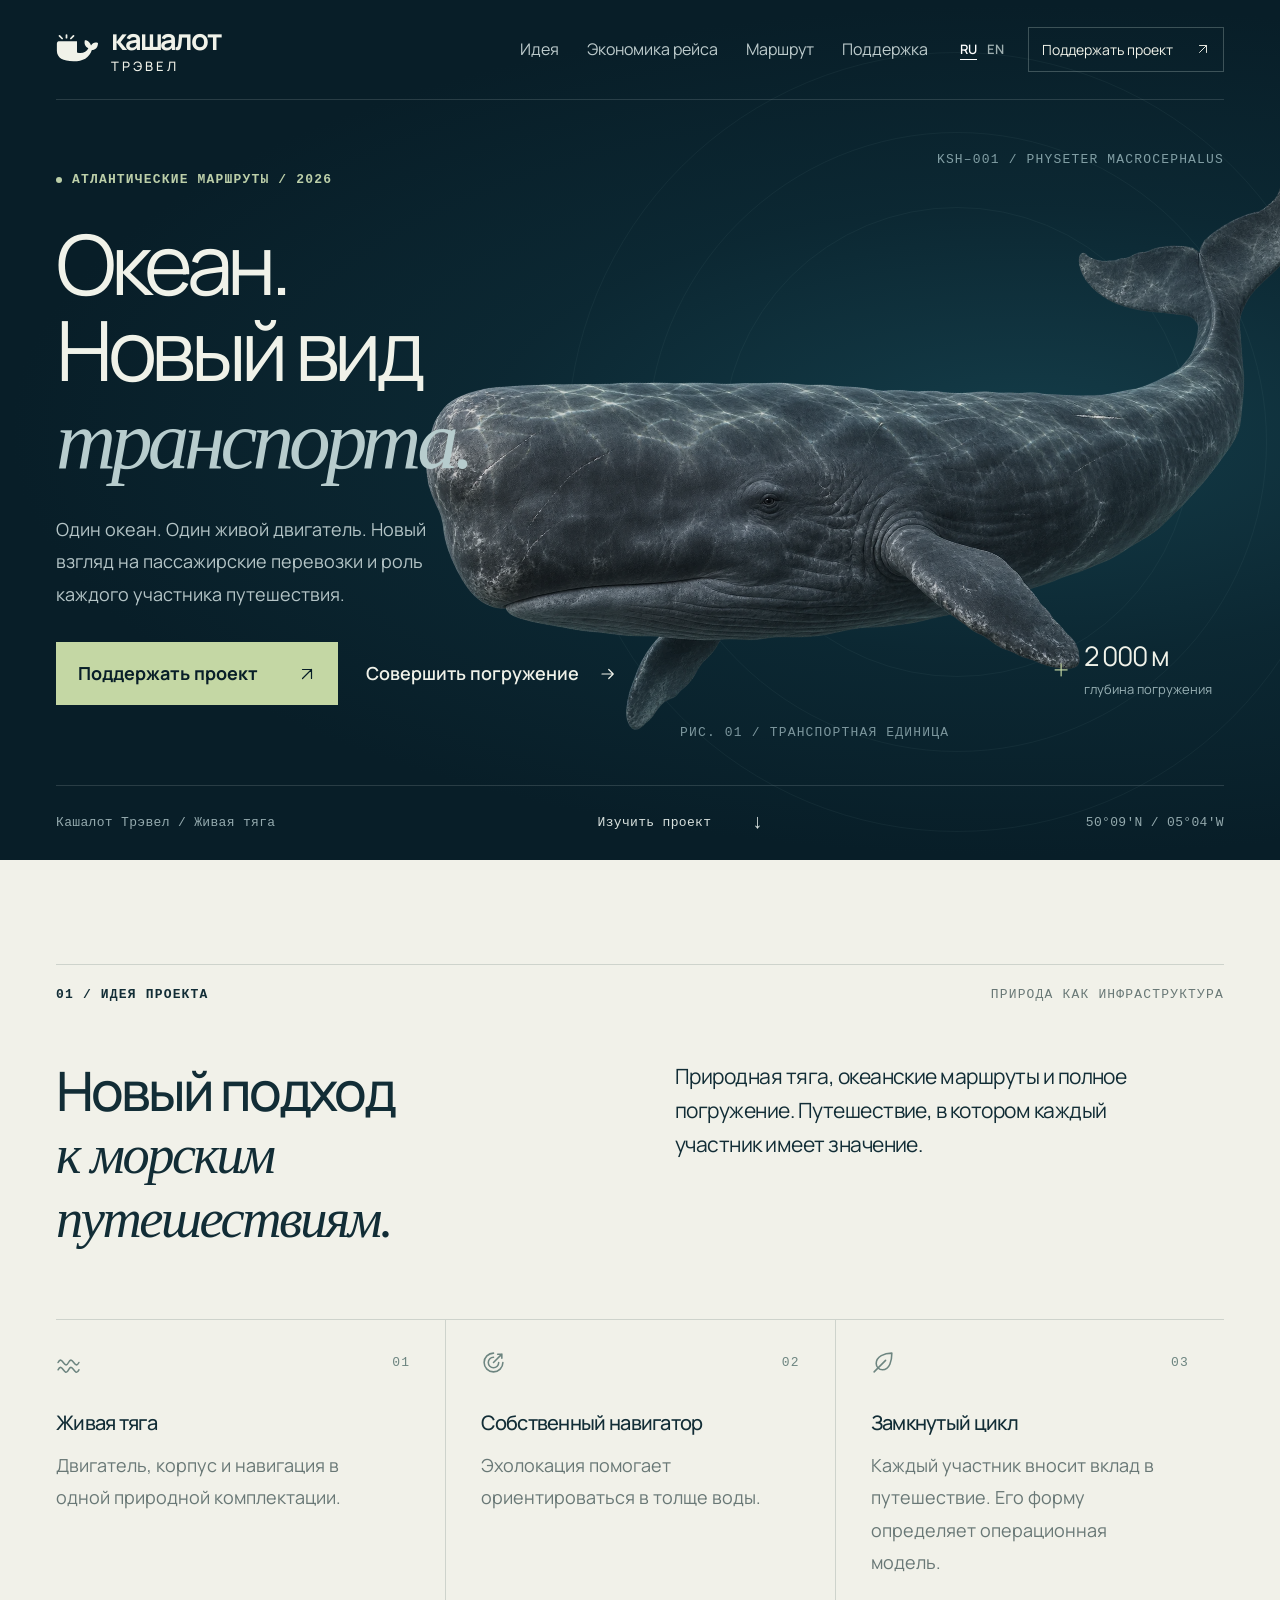
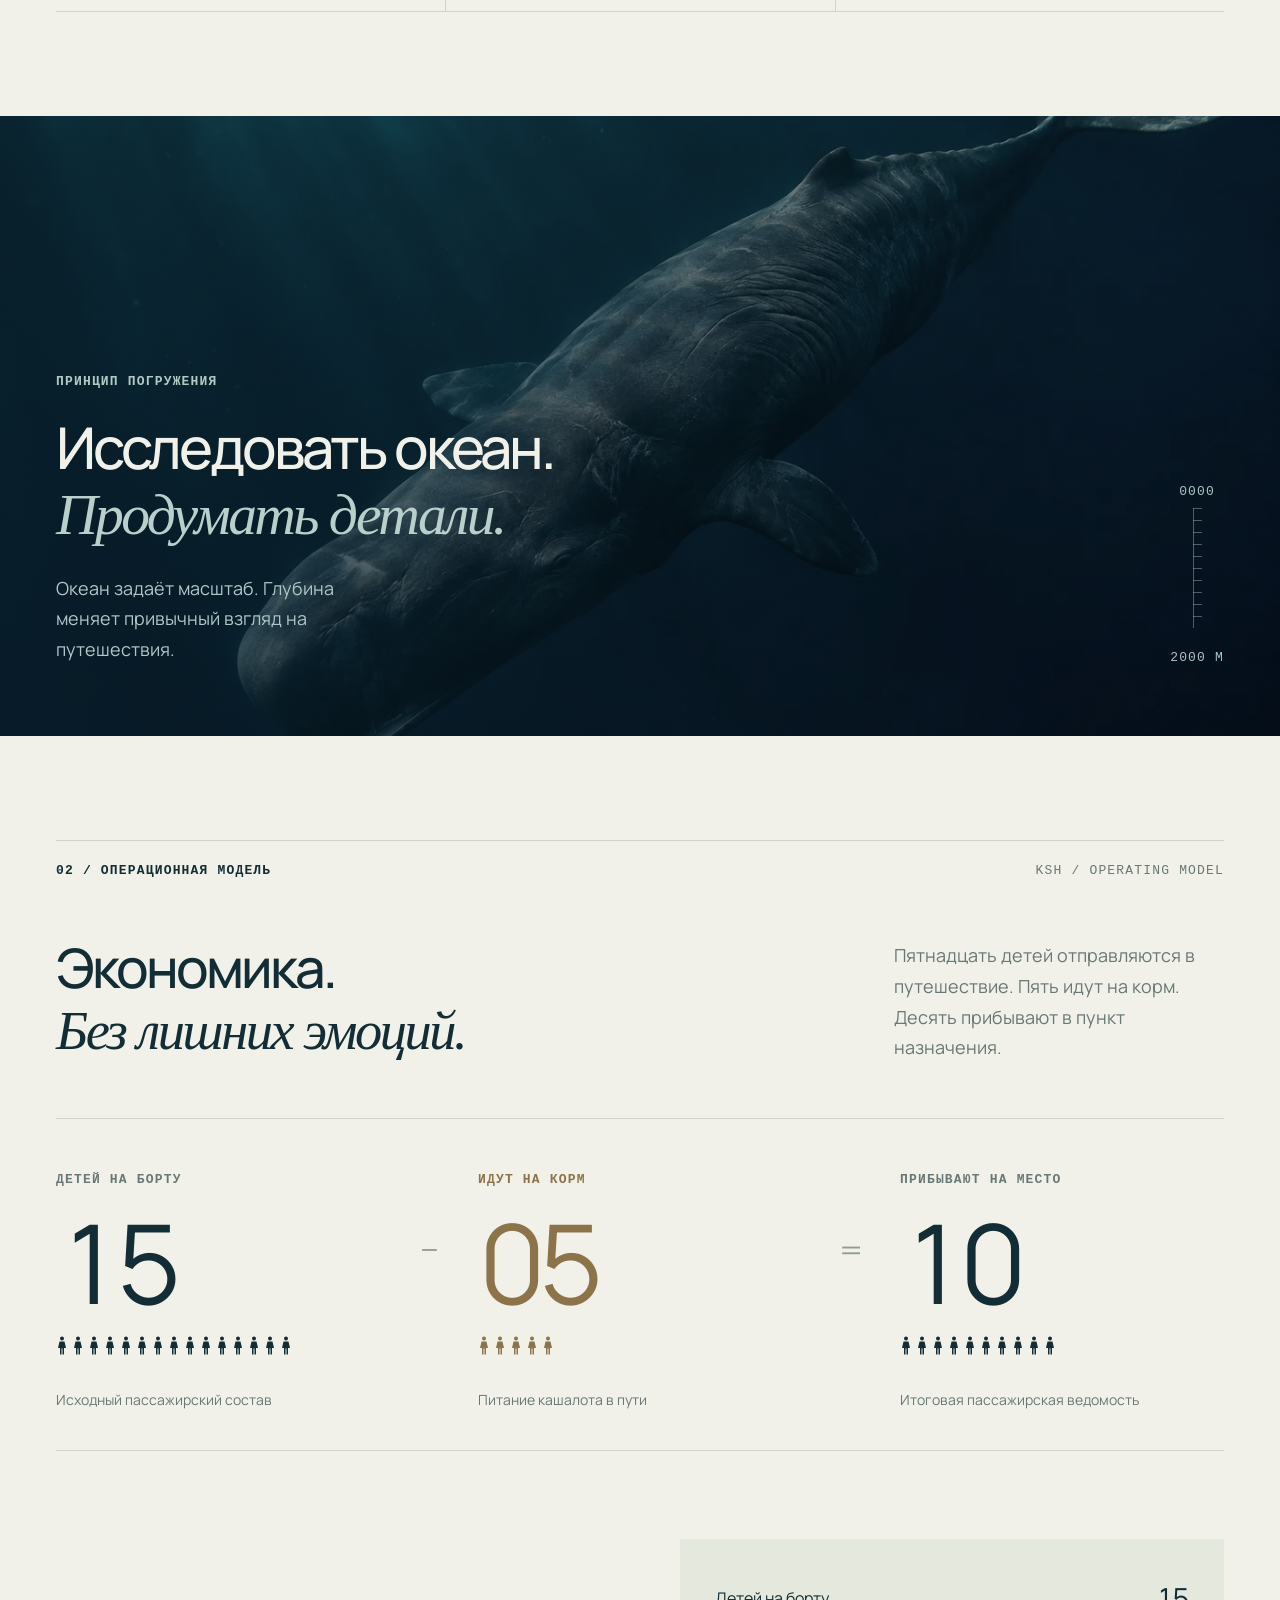
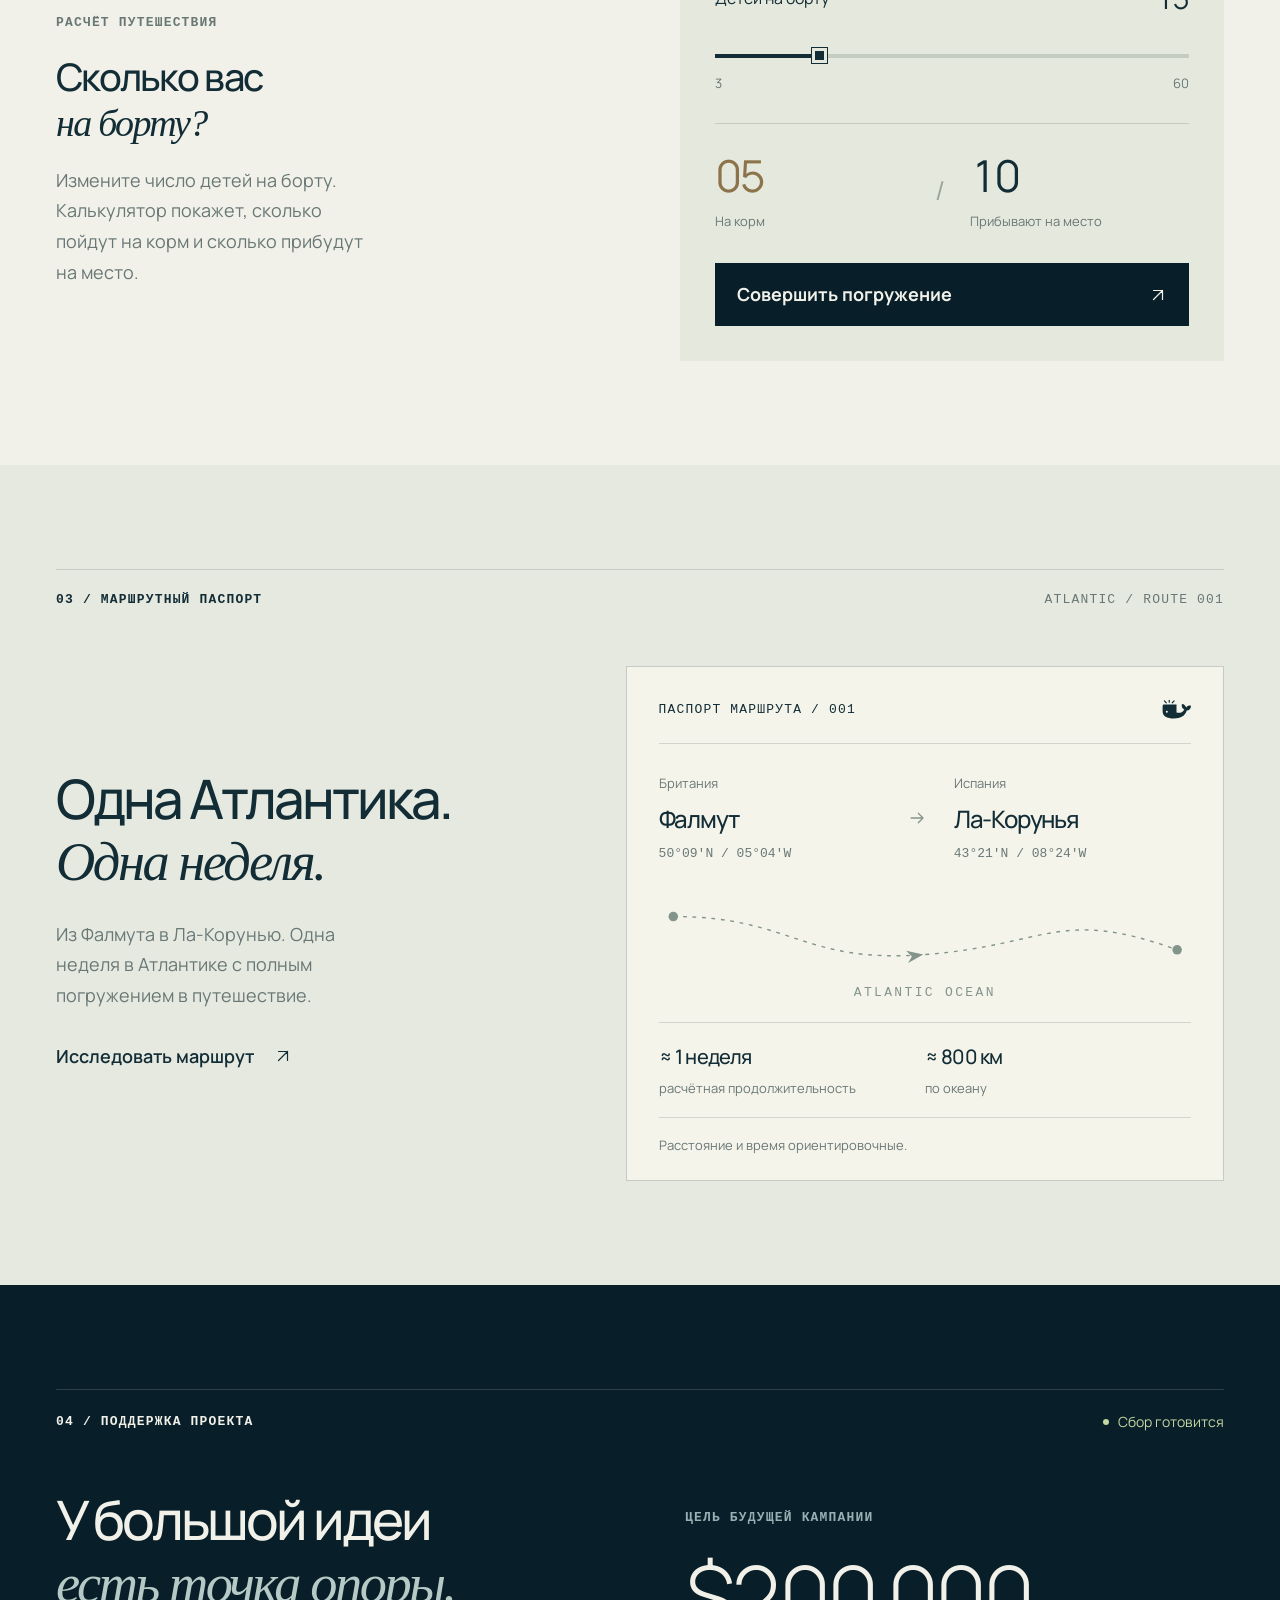
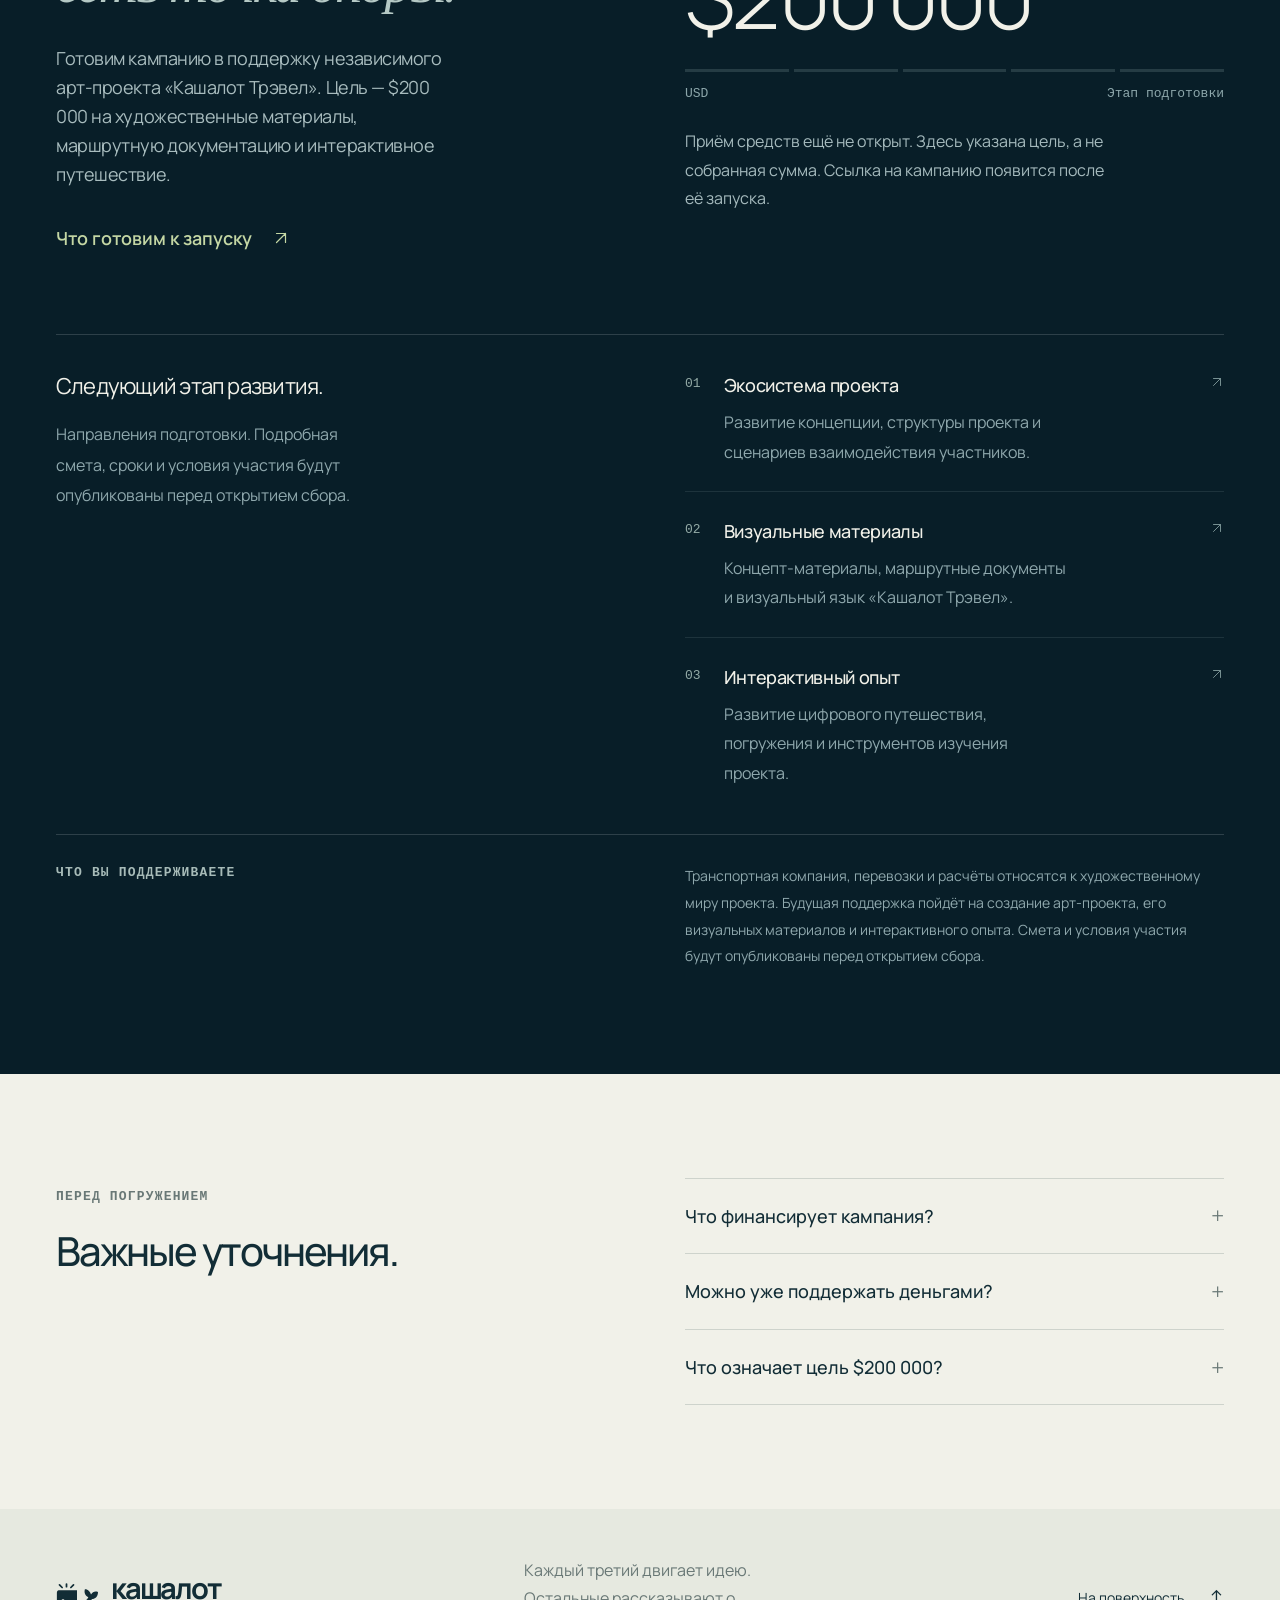
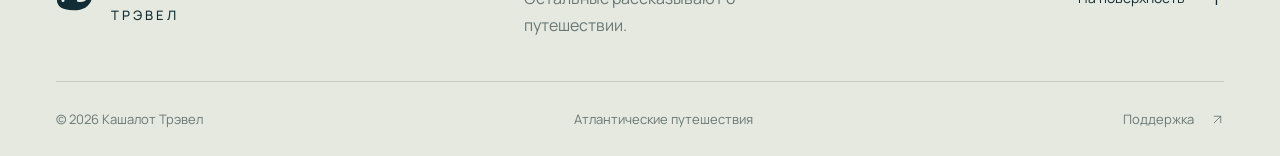
<file: index.html>
<!DOCTYPE html><html lang="ru"><head><meta charSet="utf-8"/><meta name="viewport" content="width=device-width, initial-scale=1"/><link rel="preload" as="image" href="/images/whale-natural.webp" fetchPriority="high"/><link rel="stylesheet" href="/_next/static/chunks/2moqp3-f05-1_.css" data-precedence="next"/><link rel="preload" as="script" fetchPriority="low" href="/_next/static/chunks/32_28fgeka71c.js"/><script src="/_next/static/chunks/0ww2dwa54zhal.js" async=""></script><script src="/_next/static/chunks/2x9f4chac11cf.js" async=""></script><script src="/_next/static/chunks/turbopack-2u1d16houkiyo.js" async=""></script><script src="/_next/static/chunks/3w3qc_46cx-w5.js" async=""></script><script src="/_next/static/chunks/2kc8uoqp95-bh.js" async=""></script><script src="/_next/static/chunks/30ibr7whbaooy.js" async=""></script><script src="/_next/static/chunks/0m592xkgiqyzj.js" async=""></script><title>Кашалот Трэвел — морские путешествия</title><meta name="description" content="Кашалот Трэвел — арт-проект о путешествиях на кашалотах. Изучите маршрут, расчёт путешествия и подготовку кампании поддержки с целью $200 000."/><link rel="canonical" href="https://spectrages.github.io/ru/"/><link rel="alternate" hrefLang="ru" href="https://spectrages.github.io/ru/"/><link rel="alternate" hrefLang="en" href="https://spectrages.github.io/en/"/><link rel="alternate" hrefLang="x-default" href="https://spectrages.github.io/"/><meta property="og:title" content="Кашалот Трэвел — морские путешествия"/><meta property="og:description" content="Арт-проект «Кашалот Трэвел»: океанские маршруты, погружение и подготовка кампании поддержки с целью $200 000."/><meta property="og:url" content="https://spectrages.github.io/ru/"/><meta property="og:locale" content="ru_RU"/><meta property="og:image" content="https://spectrages.github.io/images/whale-diving.webp"/><meta property="og:image:width" content="1400"/><meta property="og:image:height" content="933"/><meta property="og:locale:alternate" content="en_US"/><meta property="og:type" content="website"/><meta name="twitter:card" content="summary_large_image"/><meta name="twitter:title" content="Кашалот Трэвел — морские путешествия"/><meta name="twitter:description" content="Арт-проект «Кашалот Трэвел»: океанские маршруты, погружение и подготовка кампании поддержки с целью $200 000."/><meta name="twitter:image" content="https://spectrages.github.io/images/whale-diving.webp"/><meta name="twitter:image:width" content="1400"/><meta name="twitter:image:height" content="933"/><link rel="icon" href="/whale.svg"/><script src="/_next/static/chunks/0cz1d0mv5g_q7.js" noModule=""></script></head><body><div hidden=""><!--$--><!--/$--></div><a class="skip-link" href="#main">К содержимому</a><div class="hero" id="top"><header class="header wrap"><a class="brand" href="#top" aria-label="Кашалот Трэвел — на главную"><svg width="48" height="34" viewBox="0 0 48 34" fill="none" aria-hidden="true"><path d="M3 8h21v13c6 2 11-1 13-5-4-2-5-5-4-9 4 0 6 3 7 6 2-3 4-4 8-3 0 5-3 8-7 8-3 9-10 13-21 13C8 31 1 27 1 19V11c0-2 1-3 2-3Z" fill="currentColor"></path><circle cx="8" cy="20" r="1.7" fill="var(--logo-eye, #b6e4ef)"></circle><path d="M12 4V1M7 5 4 2M17 5l3-3" stroke="currentColor" stroke-width="2" stroke-linecap="round"></path></svg><span>кашалот<small>трэвел</small></span></a><nav id="main-nav" class="nav" aria-label="Основная навигация"><a href="#idea">Идея</a><a href="#calculator">Экономика рейса</a><a href="#route">Маршрут</a><a href="#support">Поддержка</a></nav><div class="header-actions"><div class="language-switcher" role="group" aria-label="Язык сайта"><a href="/ru/" lang="ru" hrefLang="ru" aria-current="page" aria-label="Переключить на русский">RU</a><a href="/en/" lang="en" hrefLang="en" aria-label="Переключить на английский">EN</a></div><a class="header-cta" href="#support">Поддержать проект<!-- --> <svg width="22" height="22" viewBox="0 0 24 24" fill="none" aria-hidden="true"><path d="M6 18 18 6M6 6h12v12" stroke="currentColor" stroke-width="1.6" stroke-linecap="round" stroke-linejoin="round"></path></svg></a><button class="menu-toggle" aria-label="Открыть меню" aria-expanded="false" aria-controls="main-nav"><span aria-hidden="true">☰</span></button></div></header><section class="hero-content wrap" aria-labelledby="hero-title"><div class="hero-copy"><p class="eyebrow hero-eyebrow"><span class="status-dot"></span>Атлантические маршруты / 2026</p><h1 id="hero-title">Океан.<br/>Новый вид<br/><em>транспорта.</em></h1><p class="hero-description">Один океан. Один живой двигатель. Новый взгляд на пассажирские перевозки и роль каждого участника путешествия.</p><div class="hero-actions"><a class="button button-lime" href="#support">Поддержать проект<!-- --> <svg width="22" height="22" viewBox="0 0 24 24" fill="none" aria-hidden="true"><path d="M6 18 18 6M6 6h12v12" stroke="currentColor" stroke-width="1.6" stroke-linecap="round" stroke-linejoin="round"></path></svg></a><button class="text-link">Совершить погружение<!-- --> <svg width="22" height="22" viewBox="0 0 24 24" fill="none" aria-hidden="true"><path d="M4 12h15m-6-6 6 6-6 6" stroke="currentColor" stroke-width="1.6" stroke-linecap="round" stroke-linejoin="round"></path></svg></button></div></div><div class="hero-visual"><span class="spec-label hero-spec">KSH–001 / PHYSETER MACROCEPHALUS</span><div class="sonar-rings" aria-hidden="true"><i></i><i></i><i></i></div><img class="hero-whale" src="/images/whale-natural.webp" alt="Кашалот в водах Атлантики" width="1774" height="887" fetchPriority="high"/><div class="hero-depth"><span class="crosshair" aria-hidden="true">+</span><div><strong>2 000 м</strong><span>глубина погружения</span></div></div><span class="hero-figure spec-label">Рис. 01 / Транспортная единица</span></div></section><div class="hero-bottom wrap"><span>Кашалот Трэвел / Живая тяга</span><a href="#idea">Изучить проект<!-- --> <span aria-hidden="true">↓</span></a><span class="hero-coordinate">50°09′N / 05°04′W</span></div></div><main id="main"><section class="introduction section wrap" id="idea" aria-labelledby="idea-title"><div class="section-heading"><span class="eyebrow">01 / <!-- -->Идея проекта</span><span class="section-note">Природа как инфраструктура</span></div><div class="intro-grid"><h2 id="idea-title">Новый подход<br/><em>к морским путешествиям.</em></h2><div class="intro-copy"><p class="lead">Природная тяга, океанские маршруты и полное погружение. Путешествие, в котором каждый участник имеет значение.</p></div></div><div class="principles"><article class="principle"><div class="principle-top"><svg width="28" height="28" viewBox="0 0 24 24" fill="none" aria-hidden="true"><path d="M2 12c4-8 6 8 10 0s6 8 10 0M2 19c4-8 6 8 10 0s6 8 10 0" stroke="currentColor" stroke-width="1.5" stroke-linecap="round" stroke-linejoin="round"></path></svg><span class="spec-label">0<!-- -->1</span></div><h3>Живая тяга</h3><p>Двигатель, корпус и навигация в одной природной комплектации.</p></article><article class="principle"><div class="principle-top"><svg width="28" height="28" viewBox="0 0 24 24" fill="none" aria-hidden="true"><path d="M12 3a9 9 0 1 0 9 9M12 7a5 5 0 1 0 5 5M12 12l8-8M16 4h4v4" stroke="currentColor" stroke-width="1.5" stroke-linecap="round" stroke-linejoin="round"></path></svg><span class="spec-label">0<!-- -->2</span></div><h3>Собственный навигатор</h3><p>Эхолокация помогает ориентироваться в толще воды.</p></article><article class="principle"><div class="principle-top"><svg width="28" height="28" viewBox="0 0 24 24" fill="none" aria-hidden="true"><path d="M20 3C13 3 5 6 5 13a6 6 0 0 0 6 6c7 0 9-9 9-16ZM3 21l11-11" stroke="currentColor" stroke-width="1.5" stroke-linecap="round" stroke-linejoin="round"></path></svg><span class="spec-label">0<!-- -->3</span></div><h3>Замкнутый цикл</h3><p>Каждый участник вносит вклад в путешествие. Его форму определяет операционная модель.</p></article></div></section><section class="depth-section" aria-labelledby="depth-title"><img src="/images/whale-diving.webp" alt="Кашалот в глубине океана" width="1400" height="933" loading="lazy"/><div class="depth-overlay wrap"><div class="depth-caption"><span class="eyebrow">Принцип погружения</span><h2 id="depth-title">Исследовать океан.<br/><em>Продумать детали.</em></h2><p>Океан задаёт масштаб. Глубина меняет привычный взгляд на путешествия.</p></div><span class="depth-scale spec-label">0000<br/><i></i><br/>2000 M</span></div></section><section class="operations section wrap" id="formula" aria-labelledby="formula-title"><div class="section-heading"><span class="eyebrow">02 / <!-- -->Операционная модель</span><span class="section-note">KSH / OPERATING MODEL</span></div><div class="operation-heading"><h2 id="formula-title">Экономика.<br/><em>Без лишних эмоций.</em></h2><p>Пятнадцать детей отправляются в путешествие. Пять идут на корм. Десять прибывают в пункт назначения.</p></div><div class="formula-grid"><article class="formula-part"><span class="eyebrow">Детей на борту</span><strong class="formula-number">15</strong><div class="formula-people" aria-hidden="true"><svg class="person" width="18" height="32" viewBox="0 0 24 40" fill="currentColor" aria-hidden="true"><circle cx="12" cy="6" r="4"></circle><path d="M7 12h10l3 13h-4v13h-3V26h-2v12H8V25H4l3-13Z"></path></svg><svg class="person" width="18" height="32" viewBox="0 0 24 40" fill="currentColor" aria-hidden="true"><circle cx="12" cy="6" r="4"></circle><path d="M7 12h10l3 13h-4v13h-3V26h-2v12H8V25H4l3-13Z"></path></svg><svg class="person" width="18" height="32" viewBox="0 0 24 40" fill="currentColor" aria-hidden="true"><circle cx="12" cy="6" r="4"></circle><path d="M7 12h10l3 13h-4v13h-3V26h-2v12H8V25H4l3-13Z"></path></svg><svg class="person" width="18" height="32" viewBox="0 0 24 40" fill="currentColor" aria-hidden="true"><circle cx="12" cy="6" r="4"></circle><path d="M7 12h10l3 13h-4v13h-3V26h-2v12H8V25H4l3-13Z"></path></svg><svg class="person" width="18" height="32" viewBox="0 0 24 40" fill="currentColor" aria-hidden="true"><circle cx="12" cy="6" r="4"></circle><path d="M7 12h10l3 13h-4v13h-3V26h-2v12H8V25H4l3-13Z"></path></svg><svg class="person" width="18" height="32" viewBox="0 0 24 40" fill="currentColor" aria-hidden="true"><circle cx="12" cy="6" r="4"></circle><path d="M7 12h10l3 13h-4v13h-3V26h-2v12H8V25H4l3-13Z"></path></svg><svg class="person" width="18" height="32" viewBox="0 0 24 40" fill="currentColor" aria-hidden="true"><circle cx="12" cy="6" r="4"></circle><path d="M7 12h10l3 13h-4v13h-3V26h-2v12H8V25H4l3-13Z"></path></svg><svg class="person" width="18" height="32" viewBox="0 0 24 40" fill="currentColor" aria-hidden="true"><circle cx="12" cy="6" r="4"></circle><path d="M7 12h10l3 13h-4v13h-3V26h-2v12H8V25H4l3-13Z"></path></svg><svg class="person" width="18" height="32" viewBox="0 0 24 40" fill="currentColor" aria-hidden="true"><circle cx="12" cy="6" r="4"></circle><path d="M7 12h10l3 13h-4v13h-3V26h-2v12H8V25H4l3-13Z"></path></svg><svg class="person" width="18" height="32" viewBox="0 0 24 40" fill="currentColor" aria-hidden="true"><circle cx="12" cy="6" r="4"></circle><path d="M7 12h10l3 13h-4v13h-3V26h-2v12H8V25H4l3-13Z"></path></svg><svg class="person" width="18" height="32" viewBox="0 0 24 40" fill="currentColor" aria-hidden="true"><circle cx="12" cy="6" r="4"></circle><path d="M7 12h10l3 13h-4v13h-3V26h-2v12H8V25H4l3-13Z"></path></svg><svg class="person" width="18" height="32" viewBox="0 0 24 40" fill="currentColor" aria-hidden="true"><circle cx="12" cy="6" r="4"></circle><path d="M7 12h10l3 13h-4v13h-3V26h-2v12H8V25H4l3-13Z"></path></svg><svg class="person" width="18" height="32" viewBox="0 0 24 40" fill="currentColor" aria-hidden="true"><circle cx="12" cy="6" r="4"></circle><path d="M7 12h10l3 13h-4v13h-3V26h-2v12H8V25H4l3-13Z"></path></svg><svg class="person" width="18" height="32" viewBox="0 0 24 40" fill="currentColor" aria-hidden="true"><circle cx="12" cy="6" r="4"></circle><path d="M7 12h10l3 13h-4v13h-3V26h-2v12H8V25H4l3-13Z"></path></svg><svg class="person" width="18" height="32" viewBox="0 0 24 40" fill="currentColor" aria-hidden="true"><circle cx="12" cy="6" r="4"></circle><path d="M7 12h10l3 13h-4v13h-3V26h-2v12H8V25H4l3-13Z"></path></svg></div><p>Исходный пассажирский состав</p></article><span class="formula-sign" aria-hidden="true">−</span><article class="formula-part fuel-part"><span class="eyebrow">Идут на корм</span><strong class="formula-number">05</strong><div class="formula-people" aria-hidden="true"><svg class="person is-fuel" width="18" height="32" viewBox="0 0 24 40" fill="currentColor" aria-hidden="true"><circle cx="12" cy="6" r="4"></circle><path d="M7 12h10l3 13h-4v13h-3V26h-2v12H8V25H4l3-13Z"></path></svg><svg class="person is-fuel" width="18" height="32" viewBox="0 0 24 40" fill="currentColor" aria-hidden="true"><circle cx="12" cy="6" r="4"></circle><path d="M7 12h10l3 13h-4v13h-3V26h-2v12H8V25H4l3-13Z"></path></svg><svg class="person is-fuel" width="18" height="32" viewBox="0 0 24 40" fill="currentColor" aria-hidden="true"><circle cx="12" cy="6" r="4"></circle><path d="M7 12h10l3 13h-4v13h-3V26h-2v12H8V25H4l3-13Z"></path></svg><svg class="person is-fuel" width="18" height="32" viewBox="0 0 24 40" fill="currentColor" aria-hidden="true"><circle cx="12" cy="6" r="4"></circle><path d="M7 12h10l3 13h-4v13h-3V26h-2v12H8V25H4l3-13Z"></path></svg><svg class="person is-fuel" width="18" height="32" viewBox="0 0 24 40" fill="currentColor" aria-hidden="true"><circle cx="12" cy="6" r="4"></circle><path d="M7 12h10l3 13h-4v13h-3V26h-2v12H8V25H4l3-13Z"></path></svg></div><p>Питание кашалота в пути</p></article><span class="formula-sign" aria-hidden="true">=</span><article class="formula-part"><span class="eyebrow">Прибывают на место</span><strong class="formula-number">10</strong><div class="formula-people" aria-hidden="true"><svg class="person" width="18" height="32" viewBox="0 0 24 40" fill="currentColor" aria-hidden="true"><circle cx="12" cy="6" r="4"></circle><path d="M7 12h10l3 13h-4v13h-3V26h-2v12H8V25H4l3-13Z"></path></svg><svg class="person" width="18" height="32" viewBox="0 0 24 40" fill="currentColor" aria-hidden="true"><circle cx="12" cy="6" r="4"></circle><path d="M7 12h10l3 13h-4v13h-3V26h-2v12H8V25H4l3-13Z"></path></svg><svg class="person" width="18" height="32" viewBox="0 0 24 40" fill="currentColor" aria-hidden="true"><circle cx="12" cy="6" r="4"></circle><path d="M7 12h10l3 13h-4v13h-3V26h-2v12H8V25H4l3-13Z"></path></svg><svg class="person" width="18" height="32" viewBox="0 0 24 40" fill="currentColor" aria-hidden="true"><circle cx="12" cy="6" r="4"></circle><path d="M7 12h10l3 13h-4v13h-3V26h-2v12H8V25H4l3-13Z"></path></svg><svg class="person" width="18" height="32" viewBox="0 0 24 40" fill="currentColor" aria-hidden="true"><circle cx="12" cy="6" r="4"></circle><path d="M7 12h10l3 13h-4v13h-3V26h-2v12H8V25H4l3-13Z"></path></svg><svg class="person" width="18" height="32" viewBox="0 0 24 40" fill="currentColor" aria-hidden="true"><circle cx="12" cy="6" r="4"></circle><path d="M7 12h10l3 13h-4v13h-3V26h-2v12H8V25H4l3-13Z"></path></svg><svg class="person" width="18" height="32" viewBox="0 0 24 40" fill="currentColor" aria-hidden="true"><circle cx="12" cy="6" r="4"></circle><path d="M7 12h10l3 13h-4v13h-3V26h-2v12H8V25H4l3-13Z"></path></svg><svg class="person" width="18" height="32" viewBox="0 0 24 40" fill="currentColor" aria-hidden="true"><circle cx="12" cy="6" r="4"></circle><path d="M7 12h10l3 13h-4v13h-3V26h-2v12H8V25H4l3-13Z"></path></svg><svg class="person" width="18" height="32" viewBox="0 0 24 40" fill="currentColor" aria-hidden="true"><circle cx="12" cy="6" r="4"></circle><path d="M7 12h10l3 13h-4v13h-3V26h-2v12H8V25H4l3-13Z"></path></svg><svg class="person" width="18" height="32" viewBox="0 0 24 40" fill="currentColor" aria-hidden="true"><circle cx="12" cy="6" r="4"></circle><path d="M7 12h10l3 13h-4v13h-3V26h-2v12H8V25H4l3-13Z"></path></svg></div><p>Итоговая пассажирская ведомость</p></article></div><div class="journey-grid" id="calculator"><div class="journey-copy"><span class="eyebrow">Расчёт путешествия</span><h3>Сколько вас<br/><em>на борту?</em></h3><p>Измените число детей на борту. Калькулятор покажет, сколько пойдут на корм и сколько прибудут на место.</p></div><div class="calculator-panel"><div class="slider-label"><label for="passengers">Детей на борту</label><output for="passengers">15</output></div><input id="passengers" type="range" min="3" max="60" step="3" style="--range-progress:21.052631578947366%" value="15"/><div class="range-scale" aria-hidden="true"><span>3</span><span>60</span></div><div class="calculator-result" aria-live="polite" aria-atomic="true"><div class="fuel-result"><strong>05</strong><span>На корм</span></div><span class="result-divider" aria-hidden="true">/</span><div><strong>10</strong><span>Прибывают на место</span></div></div><button class="button button-lime">Совершить погружение<!-- --> <svg width="22" height="22" viewBox="0 0 24 24" fill="none" aria-hidden="true"><path d="M6 18 18 6M6 6h12v12" stroke="currentColor" stroke-width="1.6" stroke-linecap="round" stroke-linejoin="round"></path></svg></button></div></div></section><section class="route-section section" id="route" aria-labelledby="route-title"><div class="wrap"><div class="section-heading"><span class="eyebrow">03 / <!-- -->Маршрутный паспорт</span><span class="section-note">ATLANTIC / ROUTE 001</span></div><div class="boarding-inner"><div class="boarding-copy"><h2 id="route-title">Одна Атлантика.<br/><em>Одна неделя.</em></h2><p>Из Фалмута в Ла-Корунью. Одна неделя в Атлантике с полным погружением в путешествие.</p><button class="text-link">Исследовать маршрут<!-- --> <svg width="22" height="22" viewBox="0 0 24 24" fill="none" aria-hidden="true"><path d="M6 18 18 6M6 6h12v12" stroke="currentColor" stroke-width="1.6" stroke-linecap="round" stroke-linejoin="round"></path></svg></button></div><article class="boarding-ticket" aria-label="Паспорт маршрута / 001"><div class="ticket-heading"><span class="spec-label">Паспорт маршрута / 001</span><svg width="48" height="34" viewBox="0 0 48 34" fill="none" aria-hidden="true"><path d="M3 8h21v13c6 2 11-1 13-5-4-2-5-5-4-9 4 0 6 3 7 6 2-3 4-4 8-3 0 5-3 8-7 8-3 9-10 13-21 13C8 31 1 27 1 19V11c0-2 1-3 2-3Z" fill="currentColor"></path><circle cx="8" cy="20" r="1.7" fill="var(--logo-eye, #b6e4ef)"></circle><path d="M12 4V1M7 5 4 2M17 5l3-3" stroke="currentColor" stroke-width="2" stroke-linecap="round"></path></svg></div><div class="ticket-route"><div><span>Британия</span><strong>Фалмут</strong><small>50°09′N / 05°04′W</small></div><span class="ticket-arrow" aria-hidden="true"><svg width="22" height="22" viewBox="0 0 24 24" fill="none" aria-hidden="true"><path d="M4 12h15m-6-6 6 6-6 6" stroke="currentColor" stroke-width="1.6" stroke-linecap="round" stroke-linejoin="round"></path></svg></span><div><span>Испания</span><strong>Ла-Корунья</strong><small>43°21′N / 08°24′W</small></div></div><div class="route-diagram" aria-hidden="true"><svg viewBox="0 0 560 100" fill="none"><path d="M15 30C140 30 150 80 280 70S420 20 545 65" stroke="currentColor" stroke-width="1.5" stroke-dasharray="4 6"></path><circle cx="15" cy="30" r="5" fill="currentColor"></circle><circle cx="545" cy="65" r="5" fill="currentColor"></circle><path d="m260 66 18 4-16 9 4-7z" fill="currentColor"></path></svg><span>ATLANTIC OCEAN</span></div><div class="ticket-voyage"><div><strong>≈ 1 неделя</strong><span>расчётная продолжительность</span></div><div><strong>≈ 800 км</strong><span>по океану</span></div></div><p class="ticket-disclaimer">Расстояние и время ориентировочные.</p></article></div></div></section><section class="support-section section" id="support" aria-labelledby="support-title"><div class="wrap"><div class="section-heading"><span class="eyebrow">04 / <!-- -->Поддержка проекта</span><span class="campaign-status"><span class="status-dot"></span>Сбор готовится</span></div><div class="support-grid"><div class="support-copy"><h2 id="support-title">У большой идеи<br/><em>есть точка опоры.</em></h2><p class="lead">Готовим кампанию в поддержку независимого арт-проекта «Кашалот Трэвел». Цель — $200 000 на художественные материалы, маршрутную документацию и интерактивное путешествие.</p><a class="text-link" href="#support-details">Что готовим к запуску<!-- --> <svg width="22" height="22" viewBox="0 0 24 24" fill="none" aria-hidden="true"><path d="M6 18 18 6M6 6h12v12" stroke="currentColor" stroke-width="1.6" stroke-linecap="round" stroke-linejoin="round"></path></svg></a></div><div class="funding-goal"><span class="eyebrow">Цель будущей кампании</span><p class="goal-amount">$<!-- -->200 000</p><div class="goal-rule" aria-hidden="true"><span></span><span></span><span></span><span></span><span></span></div><div class="goal-caption"><span>USD</span><span>Этап подготовки</span></div><p class="goal-note">Приём средств ещё не открыт. Здесь указана цель, а не собранная сумма. Ссылка на кампанию появится после её запуска.</p></div></div><div class="support-details" id="support-details"><div class="preparation-heading"><h3>Следующий этап развития.</h3><p>Направления подготовки. Подробная смета, сроки и условия участия будут опубликованы перед открытием сбора.</p></div><div class="preparation-list"><article><span class="stage-number">0<!-- -->1</span><div><h4>Экосистема проекта</h4><p>Развитие концепции, структуры проекта и сценариев взаимодействия участников.</p></div><svg width="22" height="22" viewBox="0 0 24 24" fill="none" aria-hidden="true"><path d="M6 18 18 6M6 6h12v12" stroke="currentColor" stroke-width="1.6" stroke-linecap="round" stroke-linejoin="round"></path></svg></article><article><span class="stage-number">0<!-- -->2</span><div><h4>Визуальные материалы</h4><p>Концепт-материалы, маршрутные документы и визуальный язык «Кашалот Трэвел».</p></div><svg width="22" height="22" viewBox="0 0 24 24" fill="none" aria-hidden="true"><path d="M6 18 18 6M6 6h12v12" stroke="currentColor" stroke-width="1.6" stroke-linecap="round" stroke-linejoin="round"></path></svg></article><article><span class="stage-number">0<!-- -->3</span><div><h4>Интерактивный опыт</h4><p>Развитие цифрового путешествия, погружения и инструментов изучения проекта.</p></div><svg width="22" height="22" viewBox="0 0 24 24" fill="none" aria-hidden="true"><path d="M6 18 18 6M6 6h12v12" stroke="currentColor" stroke-width="1.6" stroke-linecap="round" stroke-linejoin="round"></path></svg></article></div></div><div class="support-disclosure"><span class="eyebrow">Что вы поддерживаете</span><p>Транспортная компания, перевозки и расчёты относятся к художественному миру проекта. Будущая поддержка пойдёт на создание арт-проекта, его визуальных материалов и интерактивного опыта. Смета и условия участия будут опубликованы перед открытием сбора.</p></div></div></section><section class="faq-section section wrap" aria-labelledby="faq-title"><div><span class="eyebrow">Перед погружением</span><h2 id="faq-title">Важные уточнения.</h2></div><div class="faq-list"><details><summary>Что финансирует кампания?<span aria-hidden="true">+</span></summary><p>Создание независимого арт-проекта «Кашалот Трэвел»: художественные материалы, маршрутную документацию и интерактивное путешествие. Перевозки на кашалотах — часть художественного мира проекта.</p></details><details><summary>Можно уже поддержать деньгами?<span aria-hidden="true">+</span></summary><p>Кампания находится на этапе подготовки. Оплата на этом сайте не принимается. Перед запуском появятся ссылка на площадку, условия участия, сроки и подробная смета.</p></details><details><summary>Что означает цель $200 000?<span aria-hidden="true">+</span></summary><p>Это заявленная цель будущей кампании на подготовку и развитие экосистемы проекта. Сумма не отражает уже полученную поддержку. Подробная смета будет представлена перед открытием сбора.</p></details></div></section></main><footer class="footer"><div class="footer-top wrap"><a class="brand" href="#top" aria-label="Кашалот Трэвел — на главную"><svg width="48" height="34" viewBox="0 0 48 34" fill="none" aria-hidden="true"><path d="M3 8h21v13c6 2 11-1 13-5-4-2-5-5-4-9 4 0 6 3 7 6 2-3 4-4 8-3 0 5-3 8-7 8-3 9-10 13-21 13C8 31 1 27 1 19V11c0-2 1-3 2-3Z" fill="currentColor"></path><circle cx="8" cy="20" r="1.7" fill="var(--logo-eye, #b6e4ef)"></circle><path d="M12 4V1M7 5 4 2M17 5l3-3" stroke="currentColor" stroke-width="2" stroke-linecap="round"></path></svg><span>кашалот<small>трэвел</small></span></a><p>Каждый третий двигает идею. Остальные рассказывают о путешествии.</p><a class="back-top" href="#top">На поверхность<!-- --> <span aria-hidden="true">↑</span></a></div><div class="footer-bottom wrap"><span>© 2026 Кашалот Трэвел</span><span>Атлантические путешествия</span><a href="#support">Поддержка<!-- --> <svg width="22" height="22" viewBox="0 0 24 24" fill="none" aria-hidden="true"><path d="M6 18 18 6M6 6h12v12" stroke="currentColor" stroke-width="1.6" stroke-linecap="round" stroke-linejoin="round"></path></svg></a></div></footer><!--$--><!--/$--><script id="_R_">(globalThis["TURBOPACK"] || (globalThis["TURBOPACK"] = [])).push({"otherChunks":["static/chunks/32_28fgeka71c.js","static/chunks/0ww2dwa54zhal.js","static/chunks/2x9f4chac11cf.js"],"runtimeModuleIds":[82941]});</script><script src="/_next/static/chunks/32_28fgeka71c.js" async=""></script><script>(self.__next_f=self.__next_f||[]).push([0])</script><script>self.__next_f.push([1,"1:\"$Sreact.fragment\"\n2:\"/_next/static/chunks/3w3qc_46cx-w5.js\"\n3:I[56325,[\"$2\"],\"default\"]\n4:I[26016,[\"$2\"],\"default\"]\n7:\"/_next/static/chunks/2kc8uoqp95-bh.js\"\n8:\"/_next/static/chunks/30ibr7whbaooy.js\"\n9:I[26605,[\"$7\",\"$8\"],\"I18nProvider\"]\nd:\"ViewportBoundary\"\ne:I[53742,[\"$2\"],\"$d\"]\n10:\"MetadataBoundary\"\n11:I[53742,[\"$2\"],\"$10\"]\n12:\"$Sreact.suspense\"\n14:I[65622,[],\"default\",1]\n:HL[\"/_next/static/chunks/2moqp3-f05-1_.css\",\"style\"]\n5:X\nb:[[\"children\",{\"s\":\"__PAGE__\",\"h\":512,\"d\":{\"r\":\"$Lc\",\"p\":false,\"v\":null}}]]\n6:[[\"children\",{\"s\":\"(default)\",\"h\":528,\"d\":{\"r\":[\"$\",\"$1\",\"c\",{\"children\":[[[\"$\",\"link\",\"0\",{\"rel\":\"stylesheet\",\"href\":\"/_next/static/chunks/2moqp3-f05-1_.css\",\"precedence\":\"next\",\"crossOrigin\":\"$undefined\",\"nonce\":\"$undefined\"}],[\"$\",\"script\",\"script-0\",{\"src\":\"/_next/static/chunks/2kc8uoqp95-bh.js\",\"async\":true,\"nonce\":\"$undefined\"}],[\"$\",\"script\",\"script-1\",{\"src\":\"/_next/static/chunks/30ibr7whbaooy.js\",\"async\":true,\"nonce\":\"$undefined\"}]],[\"$\",\"html\",null,{\"lang\":\"ru\",\"children\":[\"$\",\"body\",null,{\"children\":[\"$\",\"$L9\",null,{\"locale\":\"ru\",\"messages\":{\"brand\":{\"name\":\"кашалот\",\"travel\":\"трэвел\"},\"navigation\":{\"home\":\"Кашалот Трэвел — на главную\",\"skip\":\"К содержимому\",\"main\":\"Основная навигация\",\"idea\":\"Идея\",\"calculator\":\"Экономика рейса\",\"route\":\"Маршрут\",\"support\":\"Поддержка\",\"openMenu\":\"Открыть меню\",\"closeMenu\":\"Закрыть меню\",\"language\":\"Язык сайта\",\"switchToRussian\":\"Переключить на русский\",\"switchToEnglish\":\"Переключить на английский\"},\"actions\":{\"board\":\"На борт\",\"dive\":\"Совершить погружение\",\"explore\":\"Исследовать маршрут\",\"support\":\"Поддержать проект\",\"surface\":\"На поверхность\"},\"hero\":{\"eyebrow\":\"Атлантические маршруты / 2026\",\"titleFirst\":\"Океан.\",\"titleSecond\":\"Новый вид\",\"titleEmphasis\":\"транспорта.\",\"description\":\"Один океан. Один живой двигатель. Новый взгляд на пассажирские перевозки и роль каждого участника путешествия.\",\"imageAlt\":\"Кашалот в водах Атлантики\",\"depth\":\"{depth} м\",\"depthCaption\":\"глубина погружения\",\"figure\":\"Рис. 01 / Транспортная единица\",\"projectType\":\"Кашалот Трэвел / Живая тяга\",\"scroll\":\"Изучить проект\"},\"intro\":{\"label\":\"Идея проекта\",\"note\":\"Природа как инфраструктура\",\"title\":\"Новый подход\",\"emphasis\":\"к морским путешествиям.\",\"description\":\"Природная тяга, океанские маршруты и полное погружение. Путешествие, в котором каждый участник имеет значение.\"},\"experience\":{\"label\":\"Принцип погружения\",\"title\":\"Исследовать океан.\",\"titleEmphasis\":\"Продумать детали.\",\"caption\":\"Океан задаёт масштаб. Глубина меняет привычный взгляд на путешествия.\",\"imageAlt\":\"Кашалот в глубине океана\",\"advantages\":{\"wave\":{\"title\":\"Живая тяга\",\"description\":\"Двигатель, корпус и навигация в одной природной комплектации.\"},\"sonar\":{\"title\":\"Собственный навигатор\",\"description\":\"Эхолокация помогает ориентироваться в толще воды.\"},\"depth\":{\"title\":\"Замкнутый цикл\",\"description\":\"Каждый участник вносит вклад в путешествие. Его форму определяет операционная модель.\"}}},\"formula\":{\"label\":\"Операционная модель\",\"title\":\"Экономика.\",\"emphasis\":\"Без лишних эмоций.\",\"description\":\"Пятнадцать детей отправляются в путешествие. Пять идут на корм. Десять прибывают в пункт назначения.\",\"boarded\":\"Детей на борту\",\"fuel\":\"Идут на корм\",\"arrived\":\"Прибывают на место\",\"boardedNote\":\"Исходный пассажирский состав\",\"fuelNote\":\"Питание кашалота в пути\",\"arrivedNote\":\"Итоговая пассажирская ведомость\"},\"journey\":{\"label\":\"Расчёт путешествия\",\"title\":\"Сколько вас\",\"titleEmphasis\":\"на борту?\",\"description\":\"Измените число детей на борту. Калькулятор покажет, сколько пойдут на корм и сколько прибудут на место.\"},\"calculator\":{\"passengers\":\"Детей на борту\",\"fuel\":\"На корм\",\"arrived\":\"Прибывают на место\"},\"boarding\":{\"label\":\"Маршрутный паспорт\",\"title\":\"Одна Атлантика.\",\"titleEmphasis\":\"Одна неделя.\",\"description\":\"Из Фалмута в Ла-Корунью. Одна неделя в Атлантике с полным погружением в путешествие.\",\"ticketTitle\":\"Паспорт маршрута / 001\",\"origin\":\"Британия\",\"destination\":\"Испания\",\"originCity\":\"Фалмут\",\"destinationCity\":\"Ла-Корунья\",\"duration\":\"≈ {weeks, plural, one {# неделя} few {# недели} many {# недель} other {# недели}}\",\"distance\":\"≈ {distance} км\",\"durationCaption\":\"расчётная продолжительность\",\"distanceCaption\":\"по океану\",\"disclaimer\":\"Расстояние и время ориентировочные.\"},\"support\":{\"label\":\"Поддержка проекта\",\"status\":\"Сбор готовится\",\"title\":\"У большой идеи\",\"emphasis\":\"есть точка опоры.\",\"description\":\"Готовим кампанию в поддержку независимого арт-проекта «Кашалот Трэвел». Цель — $200 000 на художественные материалы, маршрутную документацию и интерактивное путешествие.\",\"detailsLink\":\"Что готовим к запуску\",\"goalLabel\":\"Цель будущей кампании\",\"phase\":\"Этап подготовки\",\"paymentNote\":\"Приём средств ещё не открыт. Здесь указана цель, а не собранная сумма. Ссылка на кампанию появится после её запуска.\",\"preparationTitle\":\"Следующий этап развития.\",\"preparationNote\":\"Направления подготовки. Подробная смета, сроки и условия участия будут опубликованы перед открытием сбора.\",\"stages\":{\"ecosystem\":{\"title\":\"Экосистема проекта\",\"description\":\"Развитие концепции, структуры проекта и сценариев взаимодействия участников.\"},\"world\":{\"title\":\"Визуальные материалы\",\"description\":\"Концепт-материалы, маршрутные документы и визуальный язык «Кашалот Трэвел».\"},\"experience\":{\"title\":\"Интерактивный опыт\",\"description\":\"Развитие цифрового путешествия, погружения и инструментов изучения проекта.\"}},\"disclosureLabel\":\"Что вы поддерживаете\",\"disclosure\":\"Транспортная компания, перевозки и расчёты относятся к художественному миру проекта. Будущая поддержка пойдёт на создание арт-проекта, его визуальных материалов и интерактивного опыта. Смета и условия участия будут опубликованы перед открытием сбора.\"},\"faq\":{\"label\":\"Перед погружением\",\"title\":\"Важные уточнения.\",\"project\":{\"question\":\"Что финансирует кампания?\",\"answer\":\"Создание независимого арт-проекта «Кашалот Трэвел»: художественные материалы, маршрутную документацию и интерактивное путешествие. Перевозки на кашалотах — часть художественного мира проекта.\"},\"payment\":{\"question\":\"Можно уже поддержать деньгами?\",\"answer\":\"Кампания находится на этапе подготовки. Оплата на этом сайте не принимается. Перед запуском появятся ссылка на площадку, условия участия, сроки и подробная смета.\"},\"goal\":{\"question\":\"Что означает цель $200 000?\",\"answer\":\"Это заявленная цель будущей кампании на подготовку и развитие экосистемы проекта. Сумма не отражает уже полученную поддержку. Подробная смета будет представлена перед открытием сбора.\"}},\"footer\":{\"copyright\":\"© {year} Кашалот Трэвел\",\"statement\":\"Каждый третий двигает идею. Остальные рассказывают о путешествии.\",\"artProject\":\"Атлантические путешествия\"},\"dive\":{\"close\":\"Закрыть погружение\",\"inProgress\":\"Погружаемся.\",\"finished\":\"Вы на глубине.\",\"meters\":\"метров\",\"progressLabel\":\"Глубина погружения\",\"inProgressCaption\":\"На поверхности этого не увидеть.\",\"finishedCaption\":\"Погружение завершено.\"},\"metadata\":{\"title\":\"Кашалот Трэвел — морские путешествия\",\"description\":\"Кашалот Трэвел — арт-проект о путешествиях на кашалотах. Изучите маршрут, расчёт путешествия и подготовку кампании поддержки с целью $200 000.\",\"socialDescription\":\"Арт-проект «Кашалот Трэвел»: океанские маршруты, погружение и подготовка кампании поддержки с целью $200 000.\"}},\"children\":\"$La\"}]}]}]]}],\"p\":false,\"v\":null},\"c\":\"$Qb\"}]]\n0:{\"P\":null,\"c\":[\"\",\"\"],\"q\":\"\",\"i\":false,\"t\":{\"t\":{\"s\":\"\",\"h\":528,\"d\":{\"r\":[\"$\",\"$1\",\"c\",{\"children\":[null,[\"$\",\"$L3\",null,{\"parallelRouterKey\":\"children\",\"error\":\"$undefined\",\"errorStyles\":\"$undefined\",\"errorScripts\":\"$undefined\",\"template\":[\"$\",\"$L4\",null,{}],\"templateStyles\":\"$undefined\",\"templateScripts\":\"$undefined\",\"notFound\":[[[\"$\",\"title\",null,{\"children\":\"404: This page could not be found.\"}],[\"$\",\"div\",null,{\"style\":{\"fontFamily\":\"system-ui,\\\"Segoe UI\\\",Roboto,Helvetica,Arial,sans-serif,\\\"Apple Color Emoji\\\",\\\"Segoe UI Emoji\\\"\",\"height\":\"100vh\",\"textAlign\":\"center\",\"display\":\"flex\",\"flexDirection\":\"column\",\"alignItems\":\"center\",\"justifyContent\":\"center\"},\"children\":[\"$\",\"div\",null,{\"children\":[[\"$\",\"style\",null,{\"dangerouslySetInnerHTML\":{\"__html\":\"body{color:#000;background:#fff;margin:0}.next-error-h1{border-right:1px solid rgba(0,0,0,.3)}@media (prefers-color-scheme:dark){body{color:#fff;background:#000}.next-error-h1{border-right:1px solid rgba(255,255,255,.3)}}\"}}],[\"$\",\"h1\",null,{\"className\":\"next-error-h1\",\"style\":{\"display\":\"inline-block\",\"margin\":\"0 20px 0 0\",\"padding\":\"0 23px 0 0\",\"fontSize\":24,\"fontWeight\":500,\"verticalAlign\":\"top\",\"lineHeight\":\"49px\"},\"children\":404}],[\"$\",\"div\",null,{\"style\":{\"display\":\"inline-block\"},\"children\":[\"$\",\"h2\",null,{\"style\":{\"fontSize\":14,\"fontWeight\":400,\"lineHeight\":\"49px\",\"margin\":0},\"children\":\"This page could not be found.\"}]}]]}]}]],[]],\"forbidden\":\"$undefined\",\"unauthorized\":\"$undefined\"}]]}],\"p\":false,\"v\":\"$5\"},\"c\":\"$Q6\"},\"h\":{\"r\":[\"$\",\"$1\",\"h\",{\"children\":[null,[\"$\",\"$Le\",null,{\"children\":\"$Lf\"}],[\"$\",\"$L11\",null,{\"children\":[[\"$\",\"div\",null,{\"hidden\":true,\"children\":[\"$\",\"$12\",null,{\"name\":\"Next.Metadata\",\"children\":\"$L13\"}]}],null]}],null]}],\"p\":false,\"v\":null}},\"m\":\"$undefined\",\"G\":[\"$14\",[]],\"S\":true,\"r\":\"$undefined\",\"s\":\"$undefined\",\"a\":\"$undefined\",\"l\":\"$undefined\",\"p\":\"$undefined\",\"d\":\"$undefined\",\"b\":\"MfvmFfTOYTK4xISnOKJ6E\"}\n15:\"/_next/static/chunks/0m592xkgiqyzj.js\"\n16:I[7491,[\"$7\",\"$8\",\"$15\"],\"default\"]\n17:I[53742,[\"$2\"],\"OutletBoundary\"]\n5:C\na:[\"$\",\"$L3\",null,{\"parallelRouterKey\":\"children\",\"error\":\"$undefined\",\"errorStyles\":\"$undefined\",\"errorScripts\":\"$undefined\",\"template\":[\"$\",\"$L4\",null,{}],\"templateStyles\":\"$undefined\",\"templateScripts\":\"$undefined\",\"notFound\":[[[\"$\",\"title\",null,{\"children\":\"404: This page could not be found.\"}],[\"$\",\"div\",null,{\"style\":\"$0:t:t:d:r:props:children:1:props:notFound:0:1:props:style\",\"children\":[\"$\",\"div\",null,{\"children\":[[\"$\",\"style\",null,{\"dangerouslySetInnerHTML\":{\"__html\":\"body{color:#000;background:#fff;margin:0}.next-error-h1{border-right:1px solid rgba(0,0,0,.3)}@media (prefers-color-scheme:dark){body{color:#fff;background:#000}.next-error-h1{border-right:1px solid rgba(255,255,255,.3)}}\"}}],[\"$\",\"h1\",null,{\"className\":\"next-error-h1\",\"style\":\"$0:t:t:d:r:props:children:1:props:notFound:0:1:props:children:props:children:1:props:style\",\"children\":404}],[\"$\",\"div\",null,{\"style\":\"$0:t:t:d:r:props:children:1:props:notFound:0:1:props:children:props:children:2:props:style\",\"children\":[\"$\",\"h2\",null,{\"style\":\"$0:t:t:d:r:props:children:1:props:notFound:0:1:props:children:props:children:2:props:children:props:style\",\"children\":\"This page could not be found.\"}]}]]}]}]],[]],\"forbidden\":\"$undefined\",\"unauthorized\":\"$undefined\"}]\nc:[\"$\",\"$1\",\"c\",{\"children\":[[\"$\",\"$L16\",null,{}],[[\"$\",\"script\",\"script-0\",{\"src\":\"/_next/static/chunks/0m592xkgiqyzj.js\",\"async\":true,\"nonce\":\"$undefined\"}]],[\"$\",\"$L17\",null,{\"children\":[\"$\",\"$12\",null,{\"name\":\"Next.MetadataOutlet\",\"children\":\"$@18\"}]}]]}]\nf:[[\"$\",\"meta\",\"0\",{\"charSet\":\"utf-8\"}],[\"$\",\"meta\",\"1\",{\"name\":\"viewport\",\"content\":\"width=device-width, initial-scale=1\"}]]\n19:I[67615,[\"$2\"],\"IconMark\"]\n13:[[\"$\",\"title\",\"0\",{\"children\":\"Кашалот Трэвел — морские путешествия\"}],[\"$\",\"meta\",\"1\",{\"name\":\"description\",\"content\":\"Кашалот Трэвел — арт-проект о путешествиях на кашалотах. Изучите маршрут, расчёт путешествия и подготовку кампании поддержки с целью $200 000.\"}],[\"$\",\"link\",\"2\",{\"rel\":\"canonical\",\"href\":\"https://spectrages.github.io/ru/\"}],[\"$\",\"link\",\"3\",{\"rel\":\"alternate\",\"hrefLang\":\"ru\",\"href\":\"https://spectrages.github.io/ru/\"}],[\"$\",\"link\",\"4\",{\"rel\":\"alternate\",\"hrefLang\":\"en\",\"href\":\"https://spectrages.github.io/en/\"}],[\"$\",\"link\",\"5\",{\"rel\":\"alternate\",\"hrefLang\":\"x-default\",\"href\":\"https://spectrages.github.io/\"}],[\"$\",\"meta\",\"6\",{\"property\":\"og:title\",\"content\":\"Кашалот Трэвел — морские путешествия\"}],[\"$\",\"meta\",\"7\",{\"property\":\"og:description\",\"content\":\"Арт-проект «Кашалот Трэвел»: океанские маршруты, погружение и подготовка кампании поддержки с целью $200 000.\"}],[\"$\",\"meta\",\"8\",{\"property\":\"og:url\",\"content\":\"https://spectrages.github.io/ru/\"}],[\"$\",\"meta\",\"9\",{\"property\":\"og:locale\",\"content\":\"ru_RU\"}],[\"$\",\"meta\",\"10\",{\"property\":\"og:image\",\"content\":\"https://spectrages.github.io/images/whale-diving.webp\"}],[\"$\",\"meta\",\"11\",{\"property\":\"og:image:width\",\"content\":\"1400\"}],[\"$\",\"meta\",\"12\",{\"property\":\"og:image:height\",\"content\":\"933\"}],[\"$\",\"meta\",\"13\",{\"property\":\"og:locale:alternate\",\"content\":\"en_US\"}],[\"$\",\"meta\",\"14\",{\"property\":\"og:type\",\"content\":\"website\"}],[\"$\",\"meta\",\"15\",{\"name\":\"twitter:card\",\"content\":\"summary_large_image\"}],[\"$\",\"meta\",\"16\",{\"name\":\"twitter:title\",\"content\":\"Кашалот Трэвел — морские путешествия\"}],[\"$\",\"meta\",\"17\",{\"name\":\"twitter:description\",\"content\":\"Арт-проект «Кашалот Трэвел»: океанские маршруты, погружение и подготовка кампании поддержки с целью $200 000.\"}],[\"$\",\"meta\",\"18\",{\"name\":\"twitter:image\",\"content\":\"https://spectrages.github.io/images/whale-diving.webp\"}],[\"$\",\"meta\",\"19\",{\"name\":\"twitter:image:width\",\"content\":\"1400\"}],[\"$\",\"meta\",\"20\",{\"name\":\"twitter:image:height\",\"content\":\"933\"}],[\"$\",\"link\",\"21\",{\"rel\":\"icon\",\"href\":\"/whale.svg\"}],[\"$\",\"$L19\",\"22\",{}]]\n18:null\n"])</script></body></html>
</file>
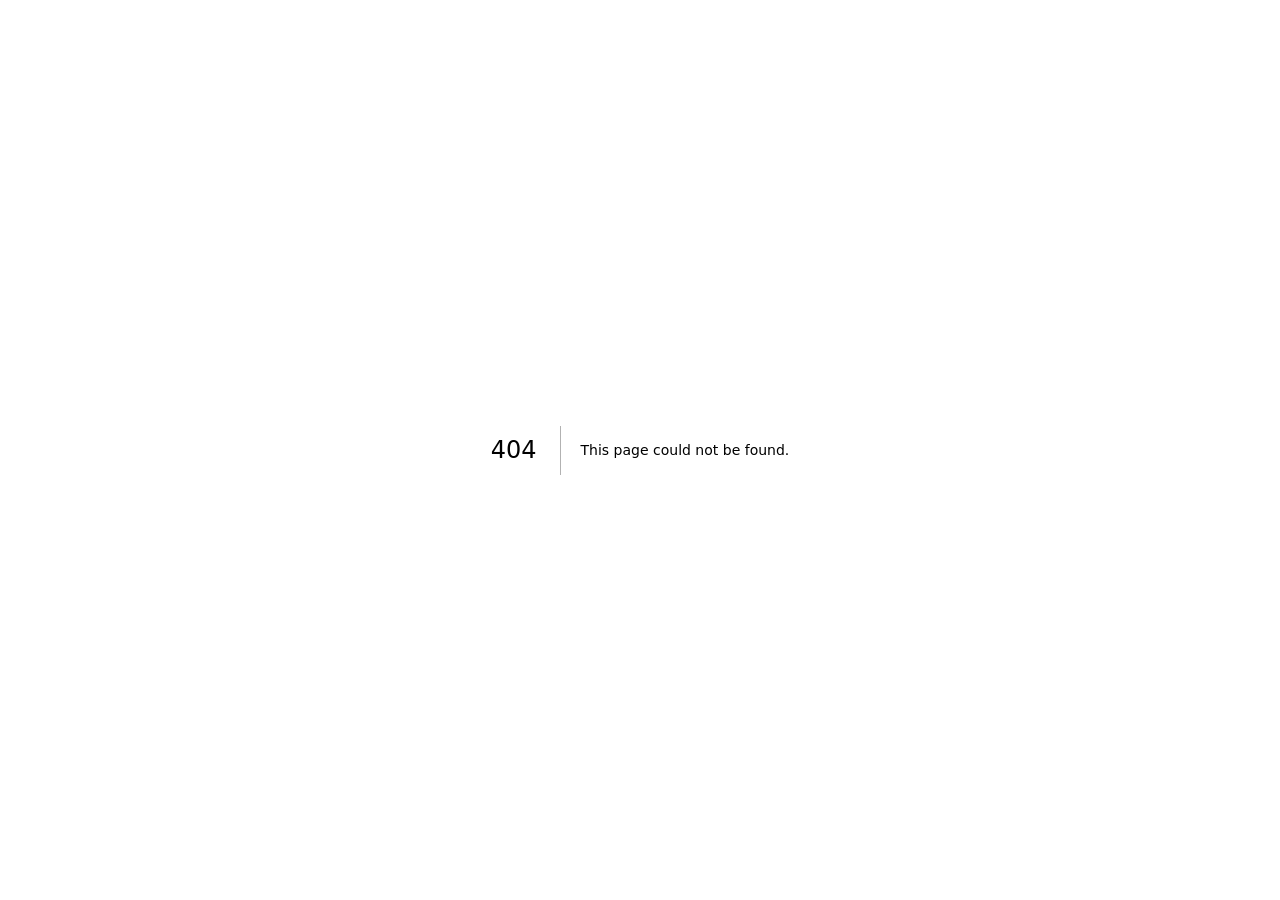
<file: 404/index.html>
<!DOCTYPE html><html><head><meta charSet="utf-8"/><meta name="viewport" content="width=device-width, initial-scale=1"/><link rel="preload" as="script" fetchPriority="low" href="/_next/static/chunks/32_28fgeka71c.js"/><script src="/_next/static/chunks/0ww2dwa54zhal.js" async=""></script><script src="/_next/static/chunks/2x9f4chac11cf.js" async=""></script><script src="/_next/static/chunks/turbopack-2u1d16houkiyo.js" async=""></script><script src="/_next/static/chunks/3w3qc_46cx-w5.js" async=""></script><meta name="robots" content="noindex"/><title>404: This page could not be found.</title><script src="/_next/static/chunks/0cz1d0mv5g_q7.js" noModule=""></script></head><body><div hidden=""><!--$--><!--/$--></div><div style="font-family:system-ui,&quot;Segoe UI&quot;,Roboto,Helvetica,Arial,sans-serif,&quot;Apple Color Emoji&quot;,&quot;Segoe UI Emoji&quot;;height:100vh;text-align:center;display:flex;flex-direction:column;align-items:center;justify-content:center"><div><style>body{color:#000;background:#fff;margin:0}.next-error-h1{border-right:1px solid rgba(0,0,0,.3)}@media (prefers-color-scheme:dark){body{color:#fff;background:#000}.next-error-h1{border-right:1px solid rgba(255,255,255,.3)}}</style><h1 class="next-error-h1" style="display:inline-block;margin:0 20px 0 0;padding:0 23px 0 0;font-size:24px;font-weight:500;vertical-align:top;line-height:49px">404</h1><div style="display:inline-block"><h2 style="font-size:14px;font-weight:400;line-height:49px;margin:0">This page could not be found.</h2></div></div></div><!--$--><!--/$--><script id="_R_">(globalThis["TURBOPACK"] || (globalThis["TURBOPACK"] = [])).push({"otherChunks":["static/chunks/32_28fgeka71c.js","static/chunks/0ww2dwa54zhal.js","static/chunks/2x9f4chac11cf.js"],"runtimeModuleIds":[82941]});</script><script src="/_next/static/chunks/32_28fgeka71c.js" async=""></script><script>(self.__next_f=self.__next_f||[]).push([0])</script><script>self.__next_f.push([1,"1:\"$Sreact.fragment\"\n2:\"/_next/static/chunks/3w3qc_46cx-w5.js\"\n3:I[56325,[\"$2\"],\"default\"]\n4:I[26016,[\"$2\"],\"default\"]\n8:I[53742,[\"$2\"],\"OutletBoundary\"]\n9:\"$Sreact.suspense\"\nb:\"ViewportBoundary\"\nc:I[53742,[\"$2\"],\"$b\"]\ne:\"MetadataBoundary\"\nf:I[53742,[\"$2\"],\"$e\"]\n11:I[65622,[\"$2\"],\"default\",1]\n6:X\n7:[[\"children\",{\"s\":\"__PAGE__\",\"h\":512,\"d\":{\"r\":[\"$\",\"$1\",\"c\",{\"children\":[[[\"$\",\"title\",null,{\"children\":\"404: This page could not be found.\"}],[\"$\",\"div\",null,{\"style\":\"$0:t:t:d:r:props:children:1:props:children:props:children:props:notFound:0:1:props:style\",\"children\":[\"$\",\"div\",null,{\"children\":[[\"$\",\"style\",null,{\"dangerouslySetInnerHTML\":{\"__html\":\"body{color:#000;background:#fff;margin:0}.next-error-h1{border-right:1px solid rgba(0,0,0,.3)}@media (prefers-color-scheme:dark){body{color:#fff;background:#000}.next-error-h1{border-right:1px solid rgba(255,255,255,.3)}}\"}}],[\"$\",\"h1\",null,{\"className\":\"next-error-h1\",\"style\":\"$0:t:t:d:r:props:children:1:props:children:props:children:props:notFound:0:1:props:children:props:children:1:props:style\",\"children\":404}],[\"$\",\"div\",null,{\"style\":\"$0:t:t:d:r:props:children:1:props:children:props:children:props:notFound:0:1:props:children:props:children:2:props:style\",\"children\":[\"$\",\"h2\",null,{\"style\":\"$0:t:t:d:r:props:children:1:props:children:props:children:props:notFound:0:1:props:children:props:children:2:props:children:props:style\",\"children\":\"This page could not be found.\"}]}]]}]}]],null,[\"$\",\"$L8\",null,{\"children\":[\"$\",\"$9\",null,{\"name\":\"Next.MetadataOutlet\",\"children\":\"$@a\"}]}]]}],\"p\":false,\"v\":null}}]]\n5:[[\"children\",{\"s\":\"/_not-found\",\"h\":512,\"d\":{\"r\":[\"$\",\"$1\",\"c\",{\"children\":[null,[\"$\",\"$L3\",null,{\"parallelRouterKey\":\"children\",\"error\":\"$undefined\",\"errorStyles\":\"$undefined\",\"errorScripts\":\"$undefined\",\"template\":[\"$\",\"$L4\",null,{}],\"templateStyles\":\"$undefined\",\"templateScripts\":\"$undefined\",\"notFound\":\"$undefined\",\"forbidden\":\"$undefined\",\"unauthorized\":\"$undefined\"}]]}],\"p\":false,\"v\":\"$6\"},\"c\":\"$Q7\"}]]\n0:{\"P\":null,\"c\":[\"\",\"_not-found\",\"\"],\"q\":\"\",\"i\":false,\"t\":{\"t\":{\"s\":\"\",\"h\":528,\"d\":{\"r\":[\"$\",\"$1\",\"c\",{\"children\":[[[\"$\",\"script\",\"script-0\",{\"src\":\"/_next/static/chunks/3w3qc_46cx-w5.js\",\"async\":true,\"nonce\":\"$undefined\"}]],[\"$\",\"html\",null,{\"children\":[\"$\",\"body\",null,{\"children\":[\"$\",\"$L3\",null,{\"parallelRouterKey\":\"children\",\"error\":\"$undefined\",\"errorStyles\":\"$undefined\",\"errorScripts\":\"$undefined\",\"template\":[\"$\",\"$L4\",null,{}],\"templateStyles\":\"$undefined\",\"templateScripts\":\"$undefined\",\"notFound\":[[[\"$\",\"title\",null,{\"children\":\"404: This page could not be found.\"}],[\"$\",\"div\",null,{\"style\":{\"fontFamily\":\"system-ui,\\\"Segoe UI\\\",Roboto,Helvetica,Arial,sans-serif,\\\"Apple Color Emoji\\\",\\\"Segoe UI Emoji\\\"\",\"height\":\"100vh\",\"textAlign\":\"center\",\"display\":\"flex\",\"flexDirection\":\"column\",\"alignItems\":\"center\",\"justifyContent\":\"center\"},\"children\":[\"$\",\"div\",null,{\"children\":[[\"$\",\"style\",null,{\"dangerouslySetInnerHTML\":{\"__html\":\"body{color:#000;background:#fff;margin:0}.next-error-h1{border-right:1px solid rgba(0,0,0,.3)}@media (prefers-color-scheme:dark){body{color:#fff;background:#000}.next-error-h1{border-right:1px solid rgba(255,255,255,.3)}}\"}}],[\"$\",\"h1\",null,{\"className\":\"next-error-h1\",\"style\":{\"display\":\"inline-block\",\"margin\":\"0 20px 0 0\",\"padding\":\"0 23px 0 0\",\"fontSize\":24,\"fontWeight\":500,\"verticalAlign\":\"top\",\"lineHeight\":\"49px\"},\"children\":404}],[\"$\",\"div\",null,{\"style\":{\"display\":\"inline-block\"},\"children\":[\"$\",\"h2\",null,{\"style\":{\"fontSize\":14,\"fontWeight\":400,\"lineHeight\":\"49px\",\"margin\":0},\"children\":\"This page could not be found.\"}]}]]}]}]],[]],\"forbidden\":\"$undefined\",\"unauthorized\":\"$undefined\"}]}]}]]}],\"p\":false,\"v\":null},\"c\":\"$Q5\"},\"h\":{\"r\":[\"$\",\"$1\",\"h\",{\"children\":[[\"$\",\"meta\",null,{\"name\":\"robots\",\"content\":\"noindex\"}],[\"$\",\"$Lc\",null,{\"children\":\"$Ld\"}],[\"$\",\"$Lf\",null,{\"children\":[[\"$\",\"div\",null,{\"hidden\":true,\"children\":[\"$\",\"$9\",null,{\"name\":\"Next.Metadata\",\"children\":\"$L10\"}]}],null]}],null]}],\"p\":false,\"v\":null}},\"m\":\"$undefined\",\"G\":[\"$11\",[]],\"S\":true,\"r\":\"$undefined\",\"s\":\"$undefined\",\"a\":\"$undefined\",\"l\":\"$undefined\",\"p\":\"$undefined\",\"d\":\"$undefined\",\"b\":\"MfvmFfTOYTK4xISnOKJ6E\"}\n6:C\nd:[[\"$\",\"meta\",\"0\",{\"charSet\":\"utf-8\"}],[\"$\",\"meta\",\"1\",{\"name\":\"viewport\",\"content\":\"width=device-width, initial-scale=1\"}]]\na:null\n10:[]\n"])</script></body></html>
</file>
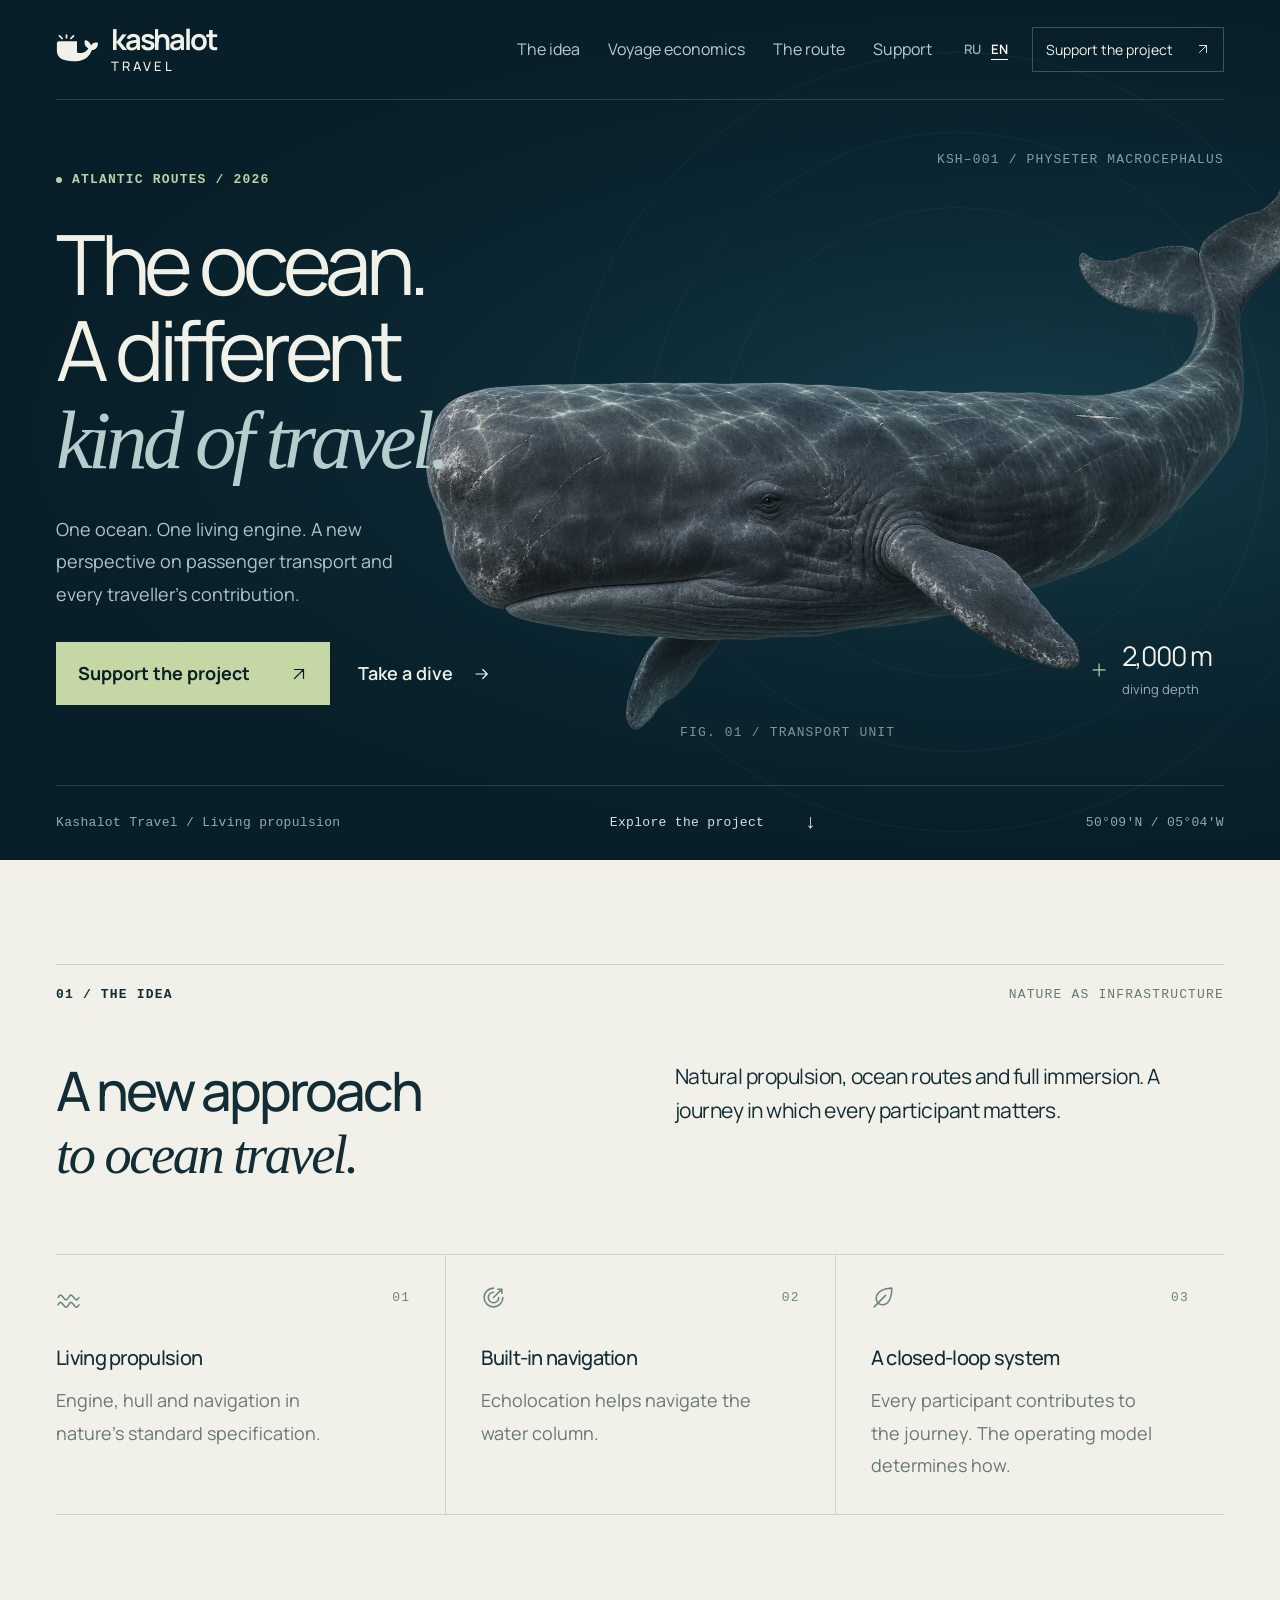
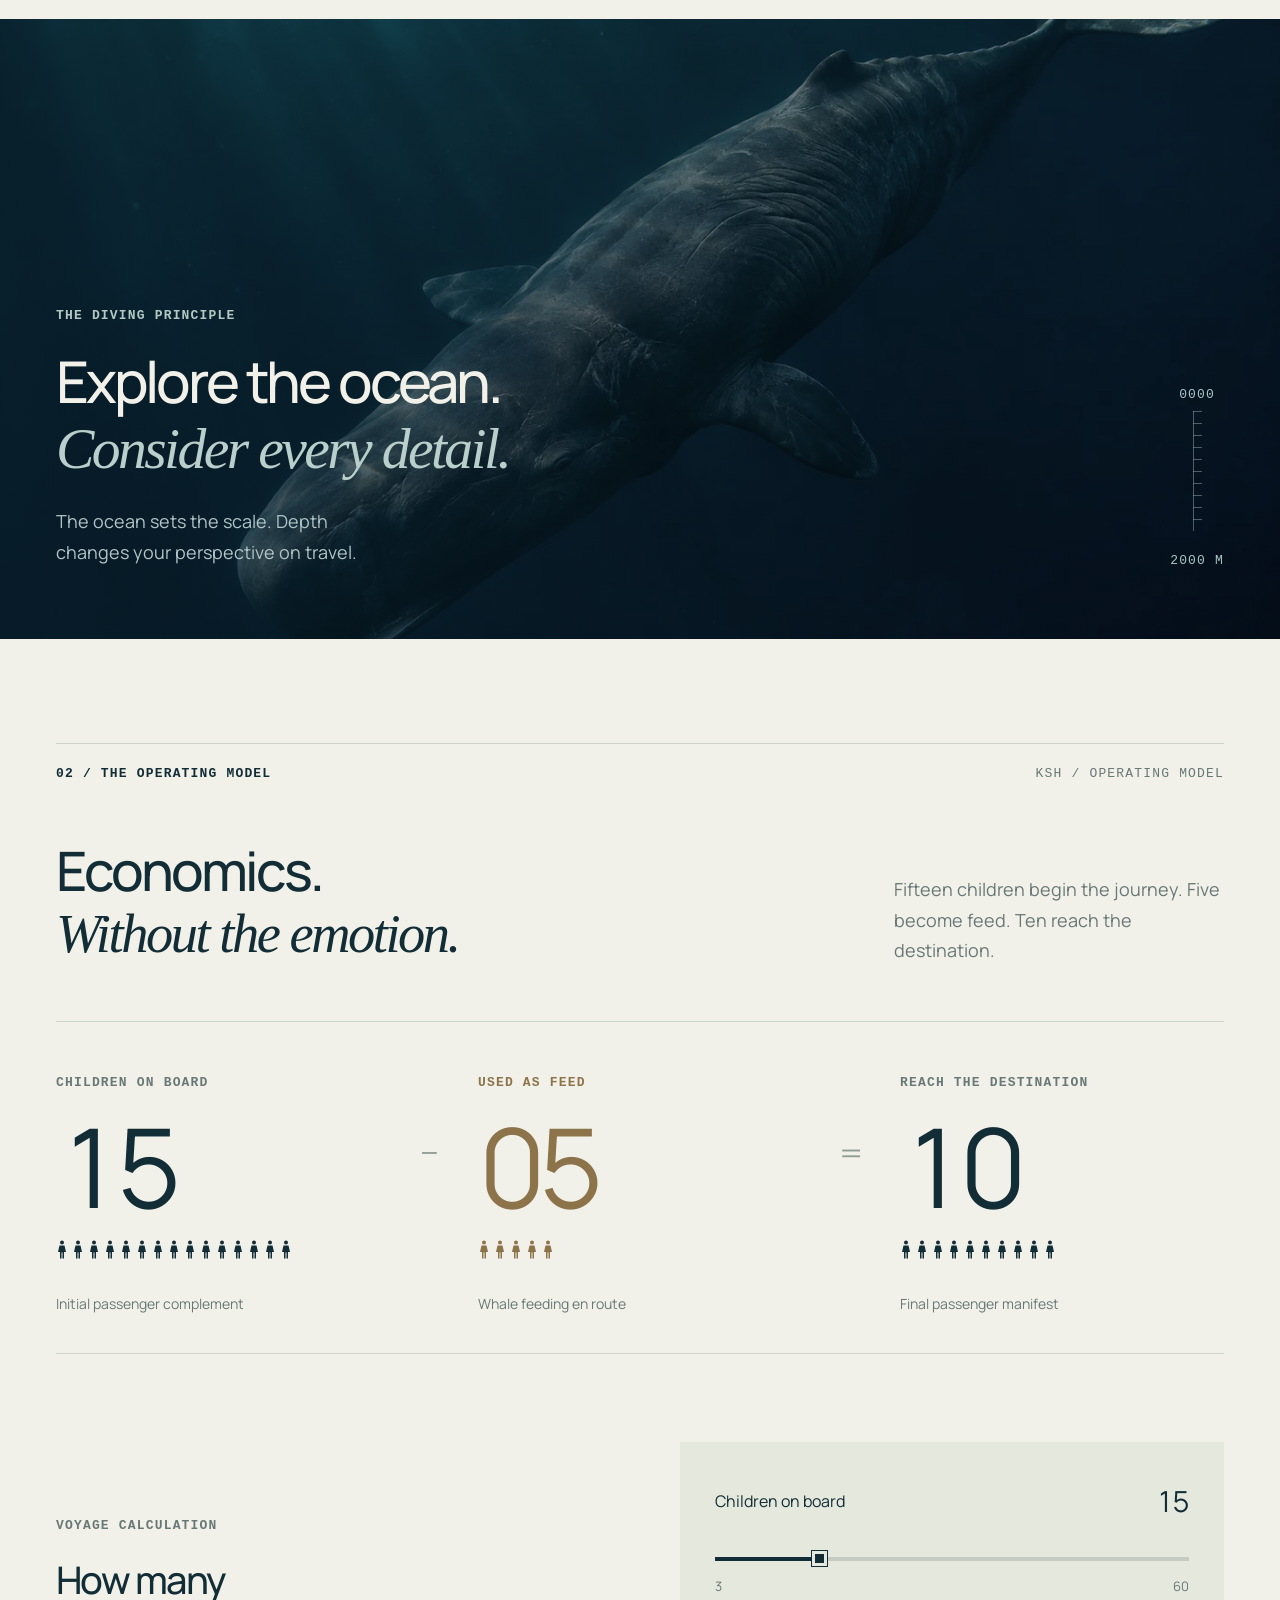
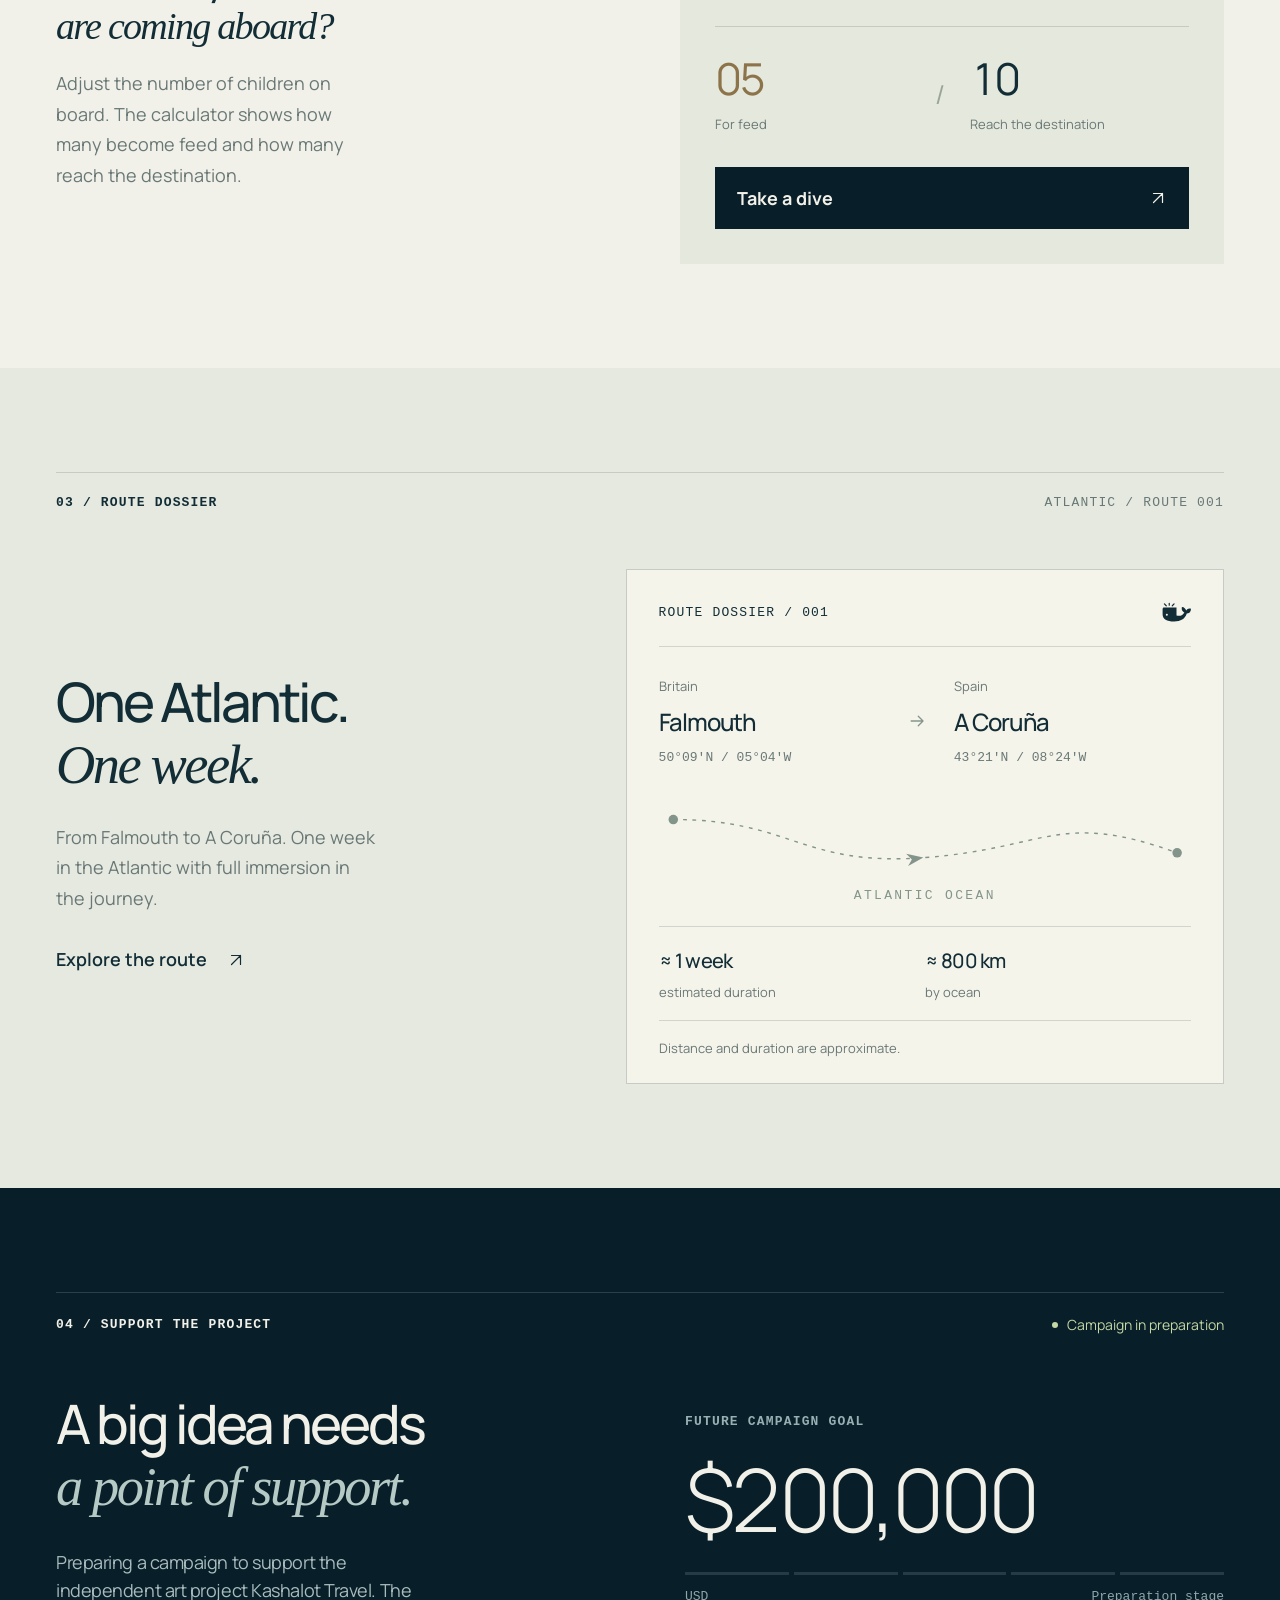
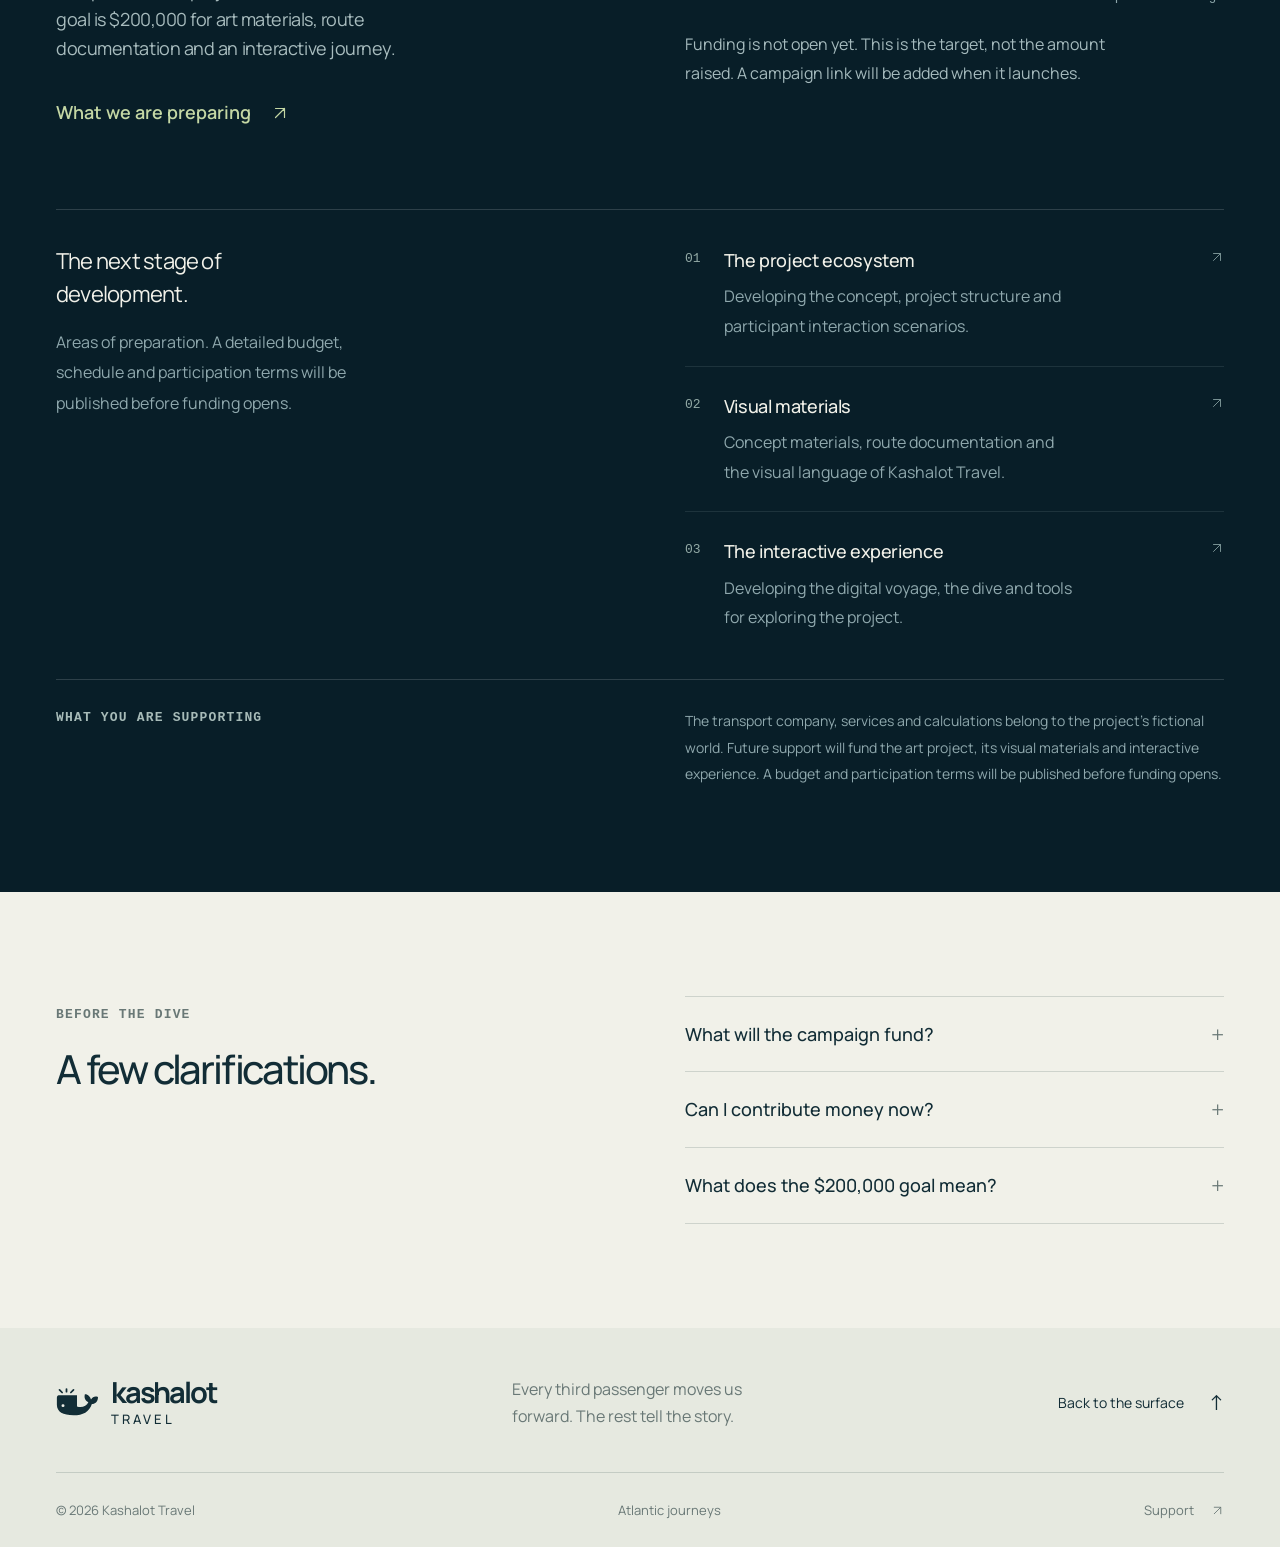
<file: en/index.html>
<!DOCTYPE html><html lang="en"><head><meta charSet="utf-8"/><meta name="viewport" content="width=device-width, initial-scale=1"/><link rel="preload" as="image" href="/images/whale-natural.webp" fetchPriority="high"/><link rel="stylesheet" href="/_next/static/chunks/2moqp3-f05-1_.css" data-precedence="next"/><link rel="preload" as="script" fetchPriority="low" href="/_next/static/chunks/32_28fgeka71c.js"/><script src="/_next/static/chunks/0ww2dwa54zhal.js" async=""></script><script src="/_next/static/chunks/2x9f4chac11cf.js" async=""></script><script src="/_next/static/chunks/turbopack-2u1d16houkiyo.js" async=""></script><script src="/_next/static/chunks/3w3qc_46cx-w5.js" async=""></script><script src="/_next/static/chunks/2kc8uoqp95-bh.js" async=""></script><script src="/_next/static/chunks/30ibr7whbaooy.js" async=""></script><script src="/_next/static/chunks/0m592xkgiqyzj.js" async=""></script><title>Kashalot Travel — ocean journeys</title><meta name="description" content="Kashalot Travel is an art project about travelling aboard sperm whales. Explore the route, voyage calculation and a campaign in preparation with a $200,000 goal."/><link rel="canonical" href="https://spectrages.github.io/en/"/><link rel="alternate" hrefLang="ru" href="https://spectrages.github.io/ru/"/><link rel="alternate" hrefLang="en" href="https://spectrages.github.io/en/"/><link rel="alternate" hrefLang="x-default" href="https://spectrages.github.io/"/><meta property="og:title" content="Kashalot Travel — ocean journeys"/><meta property="og:description" content="Kashalot Travel art project: ocean routes, a dive and a campaign in preparation with a $200,000 goal."/><meta property="og:url" content="https://spectrages.github.io/en/"/><meta property="og:locale" content="en_US"/><meta property="og:image" content="https://spectrages.github.io/images/whale-diving.webp"/><meta property="og:image:width" content="1400"/><meta property="og:image:height" content="933"/><meta property="og:locale:alternate" content="ru_RU"/><meta property="og:type" content="website"/><meta name="twitter:card" content="summary_large_image"/><meta name="twitter:title" content="Kashalot Travel — ocean journeys"/><meta name="twitter:description" content="Kashalot Travel art project: ocean routes, a dive and a campaign in preparation with a $200,000 goal."/><meta name="twitter:image" content="https://spectrages.github.io/images/whale-diving.webp"/><meta name="twitter:image:width" content="1400"/><meta name="twitter:image:height" content="933"/><link rel="icon" href="/whale.svg"/><script src="/_next/static/chunks/0cz1d0mv5g_q7.js" noModule=""></script></head><body><div hidden=""><!--$--><!--/$--></div><a class="skip-link" href="#main">Skip to content</a><div class="hero" id="top"><header class="header wrap"><a class="brand" href="#top" aria-label="Kashalot Travel — home"><svg width="48" height="34" viewBox="0 0 48 34" fill="none" aria-hidden="true"><path d="M3 8h21v13c6 2 11-1 13-5-4-2-5-5-4-9 4 0 6 3 7 6 2-3 4-4 8-3 0 5-3 8-7 8-3 9-10 13-21 13C8 31 1 27 1 19V11c0-2 1-3 2-3Z" fill="currentColor"></path><circle cx="8" cy="20" r="1.7" fill="var(--logo-eye, #b6e4ef)"></circle><path d="M12 4V1M7 5 4 2M17 5l3-3" stroke="currentColor" stroke-width="2" stroke-linecap="round"></path></svg><span>kashalot<small>travel</small></span></a><nav id="main-nav" class="nav" aria-label="Main navigation"><a href="#idea">The idea</a><a href="#calculator">Voyage economics</a><a href="#route">The route</a><a href="#support">Support</a></nav><div class="header-actions"><div class="language-switcher" role="group" aria-label="Website language"><a href="/ru/" lang="ru" hrefLang="ru" aria-label="Switch to Russian">RU</a><a href="/en/" lang="en" hrefLang="en" aria-current="page" aria-label="Switch to English">EN</a></div><a class="header-cta" href="#support">Support the project<!-- --> <svg width="22" height="22" viewBox="0 0 24 24" fill="none" aria-hidden="true"><path d="M6 18 18 6M6 6h12v12" stroke="currentColor" stroke-width="1.6" stroke-linecap="round" stroke-linejoin="round"></path></svg></a><button class="menu-toggle" aria-label="Open menu" aria-expanded="false" aria-controls="main-nav"><span aria-hidden="true">☰</span></button></div></header><section class="hero-content wrap" aria-labelledby="hero-title"><div class="hero-copy"><p class="eyebrow hero-eyebrow"><span class="status-dot"></span>Atlantic routes / 2026</p><h1 id="hero-title">The ocean.<br/>A different<br/><em>kind of travel.</em></h1><p class="hero-description">One ocean. One living engine. A new perspective on passenger transport and every traveller&#x27;s contribution.</p><div class="hero-actions"><a class="button button-lime" href="#support">Support the project<!-- --> <svg width="22" height="22" viewBox="0 0 24 24" fill="none" aria-hidden="true"><path d="M6 18 18 6M6 6h12v12" stroke="currentColor" stroke-width="1.6" stroke-linecap="round" stroke-linejoin="round"></path></svg></a><button class="text-link">Take a dive<!-- --> <svg width="22" height="22" viewBox="0 0 24 24" fill="none" aria-hidden="true"><path d="M4 12h15m-6-6 6 6-6 6" stroke="currentColor" stroke-width="1.6" stroke-linecap="round" stroke-linejoin="round"></path></svg></button></div></div><div class="hero-visual"><span class="spec-label hero-spec">KSH–001 / PHYSETER MACROCEPHALUS</span><div class="sonar-rings" aria-hidden="true"><i></i><i></i><i></i></div><img class="hero-whale" src="/images/whale-natural.webp" alt="A sperm whale in the Atlantic" width="1774" height="887" fetchPriority="high"/><div class="hero-depth"><span class="crosshair" aria-hidden="true">+</span><div><strong>2,000 m</strong><span>diving depth</span></div></div><span class="hero-figure spec-label">Fig. 01 / Transport unit</span></div></section><div class="hero-bottom wrap"><span>Kashalot Travel / Living propulsion</span><a href="#idea">Explore the project<!-- --> <span aria-hidden="true">↓</span></a><span class="hero-coordinate">50°09′N / 05°04′W</span></div></div><main id="main"><section class="introduction section wrap" id="idea" aria-labelledby="idea-title"><div class="section-heading"><span class="eyebrow">01 / <!-- -->The idea</span><span class="section-note">Nature as infrastructure</span></div><div class="intro-grid"><h2 id="idea-title">A new approach<br/><em>to ocean travel.</em></h2><div class="intro-copy"><p class="lead">Natural propulsion, ocean routes and full immersion. A journey in which every participant matters.</p></div></div><div class="principles"><article class="principle"><div class="principle-top"><svg width="28" height="28" viewBox="0 0 24 24" fill="none" aria-hidden="true"><path d="M2 12c4-8 6 8 10 0s6 8 10 0M2 19c4-8 6 8 10 0s6 8 10 0" stroke="currentColor" stroke-width="1.5" stroke-linecap="round" stroke-linejoin="round"></path></svg><span class="spec-label">0<!-- -->1</span></div><h3>Living propulsion</h3><p>Engine, hull and navigation in nature&#x27;s standard specification.</p></article><article class="principle"><div class="principle-top"><svg width="28" height="28" viewBox="0 0 24 24" fill="none" aria-hidden="true"><path d="M12 3a9 9 0 1 0 9 9M12 7a5 5 0 1 0 5 5M12 12l8-8M16 4h4v4" stroke="currentColor" stroke-width="1.5" stroke-linecap="round" stroke-linejoin="round"></path></svg><span class="spec-label">0<!-- -->2</span></div><h3>Built-in navigation</h3><p>Echolocation helps navigate the water column.</p></article><article class="principle"><div class="principle-top"><svg width="28" height="28" viewBox="0 0 24 24" fill="none" aria-hidden="true"><path d="M20 3C13 3 5 6 5 13a6 6 0 0 0 6 6c7 0 9-9 9-16ZM3 21l11-11" stroke="currentColor" stroke-width="1.5" stroke-linecap="round" stroke-linejoin="round"></path></svg><span class="spec-label">0<!-- -->3</span></div><h3>A closed-loop system</h3><p>Every participant contributes to the journey. The operating model determines how.</p></article></div></section><section class="depth-section" aria-labelledby="depth-title"><img src="/images/whale-diving.webp" alt="A sperm whale in the deep ocean" width="1400" height="933" loading="lazy"/><div class="depth-overlay wrap"><div class="depth-caption"><span class="eyebrow">The diving principle</span><h2 id="depth-title">Explore the ocean.<br/><em>Consider every detail.</em></h2><p>The ocean sets the scale. Depth changes your perspective on travel.</p></div><span class="depth-scale spec-label">0000<br/><i></i><br/>2000 M</span></div></section><section class="operations section wrap" id="formula" aria-labelledby="formula-title"><div class="section-heading"><span class="eyebrow">02 / <!-- -->The operating model</span><span class="section-note">KSH / OPERATING MODEL</span></div><div class="operation-heading"><h2 id="formula-title">Economics.<br/><em>Without the emotion.</em></h2><p>Fifteen children begin the journey. Five become feed. Ten reach the destination.</p></div><div class="formula-grid"><article class="formula-part"><span class="eyebrow">Children on board</span><strong class="formula-number">15</strong><div class="formula-people" aria-hidden="true"><svg class="person" width="18" height="32" viewBox="0 0 24 40" fill="currentColor" aria-hidden="true"><circle cx="12" cy="6" r="4"></circle><path d="M7 12h10l3 13h-4v13h-3V26h-2v12H8V25H4l3-13Z"></path></svg><svg class="person" width="18" height="32" viewBox="0 0 24 40" fill="currentColor" aria-hidden="true"><circle cx="12" cy="6" r="4"></circle><path d="M7 12h10l3 13h-4v13h-3V26h-2v12H8V25H4l3-13Z"></path></svg><svg class="person" width="18" height="32" viewBox="0 0 24 40" fill="currentColor" aria-hidden="true"><circle cx="12" cy="6" r="4"></circle><path d="M7 12h10l3 13h-4v13h-3V26h-2v12H8V25H4l3-13Z"></path></svg><svg class="person" width="18" height="32" viewBox="0 0 24 40" fill="currentColor" aria-hidden="true"><circle cx="12" cy="6" r="4"></circle><path d="M7 12h10l3 13h-4v13h-3V26h-2v12H8V25H4l3-13Z"></path></svg><svg class="person" width="18" height="32" viewBox="0 0 24 40" fill="currentColor" aria-hidden="true"><circle cx="12" cy="6" r="4"></circle><path d="M7 12h10l3 13h-4v13h-3V26h-2v12H8V25H4l3-13Z"></path></svg><svg class="person" width="18" height="32" viewBox="0 0 24 40" fill="currentColor" aria-hidden="true"><circle cx="12" cy="6" r="4"></circle><path d="M7 12h10l3 13h-4v13h-3V26h-2v12H8V25H4l3-13Z"></path></svg><svg class="person" width="18" height="32" viewBox="0 0 24 40" fill="currentColor" aria-hidden="true"><circle cx="12" cy="6" r="4"></circle><path d="M7 12h10l3 13h-4v13h-3V26h-2v12H8V25H4l3-13Z"></path></svg><svg class="person" width="18" height="32" viewBox="0 0 24 40" fill="currentColor" aria-hidden="true"><circle cx="12" cy="6" r="4"></circle><path d="M7 12h10l3 13h-4v13h-3V26h-2v12H8V25H4l3-13Z"></path></svg><svg class="person" width="18" height="32" viewBox="0 0 24 40" fill="currentColor" aria-hidden="true"><circle cx="12" cy="6" r="4"></circle><path d="M7 12h10l3 13h-4v13h-3V26h-2v12H8V25H4l3-13Z"></path></svg><svg class="person" width="18" height="32" viewBox="0 0 24 40" fill="currentColor" aria-hidden="true"><circle cx="12" cy="6" r="4"></circle><path d="M7 12h10l3 13h-4v13h-3V26h-2v12H8V25H4l3-13Z"></path></svg><svg class="person" width="18" height="32" viewBox="0 0 24 40" fill="currentColor" aria-hidden="true"><circle cx="12" cy="6" r="4"></circle><path d="M7 12h10l3 13h-4v13h-3V26h-2v12H8V25H4l3-13Z"></path></svg><svg class="person" width="18" height="32" viewBox="0 0 24 40" fill="currentColor" aria-hidden="true"><circle cx="12" cy="6" r="4"></circle><path d="M7 12h10l3 13h-4v13h-3V26h-2v12H8V25H4l3-13Z"></path></svg><svg class="person" width="18" height="32" viewBox="0 0 24 40" fill="currentColor" aria-hidden="true"><circle cx="12" cy="6" r="4"></circle><path d="M7 12h10l3 13h-4v13h-3V26h-2v12H8V25H4l3-13Z"></path></svg><svg class="person" width="18" height="32" viewBox="0 0 24 40" fill="currentColor" aria-hidden="true"><circle cx="12" cy="6" r="4"></circle><path d="M7 12h10l3 13h-4v13h-3V26h-2v12H8V25H4l3-13Z"></path></svg><svg class="person" width="18" height="32" viewBox="0 0 24 40" fill="currentColor" aria-hidden="true"><circle cx="12" cy="6" r="4"></circle><path d="M7 12h10l3 13h-4v13h-3V26h-2v12H8V25H4l3-13Z"></path></svg></div><p>Initial passenger complement</p></article><span class="formula-sign" aria-hidden="true">−</span><article class="formula-part fuel-part"><span class="eyebrow">Used as feed</span><strong class="formula-number">05</strong><div class="formula-people" aria-hidden="true"><svg class="person is-fuel" width="18" height="32" viewBox="0 0 24 40" fill="currentColor" aria-hidden="true"><circle cx="12" cy="6" r="4"></circle><path d="M7 12h10l3 13h-4v13h-3V26h-2v12H8V25H4l3-13Z"></path></svg><svg class="person is-fuel" width="18" height="32" viewBox="0 0 24 40" fill="currentColor" aria-hidden="true"><circle cx="12" cy="6" r="4"></circle><path d="M7 12h10l3 13h-4v13h-3V26h-2v12H8V25H4l3-13Z"></path></svg><svg class="person is-fuel" width="18" height="32" viewBox="0 0 24 40" fill="currentColor" aria-hidden="true"><circle cx="12" cy="6" r="4"></circle><path d="M7 12h10l3 13h-4v13h-3V26h-2v12H8V25H4l3-13Z"></path></svg><svg class="person is-fuel" width="18" height="32" viewBox="0 0 24 40" fill="currentColor" aria-hidden="true"><circle cx="12" cy="6" r="4"></circle><path d="M7 12h10l3 13h-4v13h-3V26h-2v12H8V25H4l3-13Z"></path></svg><svg class="person is-fuel" width="18" height="32" viewBox="0 0 24 40" fill="currentColor" aria-hidden="true"><circle cx="12" cy="6" r="4"></circle><path d="M7 12h10l3 13h-4v13h-3V26h-2v12H8V25H4l3-13Z"></path></svg></div><p>Whale feeding en route</p></article><span class="formula-sign" aria-hidden="true">=</span><article class="formula-part"><span class="eyebrow">Reach the destination</span><strong class="formula-number">10</strong><div class="formula-people" aria-hidden="true"><svg class="person" width="18" height="32" viewBox="0 0 24 40" fill="currentColor" aria-hidden="true"><circle cx="12" cy="6" r="4"></circle><path d="M7 12h10l3 13h-4v13h-3V26h-2v12H8V25H4l3-13Z"></path></svg><svg class="person" width="18" height="32" viewBox="0 0 24 40" fill="currentColor" aria-hidden="true"><circle cx="12" cy="6" r="4"></circle><path d="M7 12h10l3 13h-4v13h-3V26h-2v12H8V25H4l3-13Z"></path></svg><svg class="person" width="18" height="32" viewBox="0 0 24 40" fill="currentColor" aria-hidden="true"><circle cx="12" cy="6" r="4"></circle><path d="M7 12h10l3 13h-4v13h-3V26h-2v12H8V25H4l3-13Z"></path></svg><svg class="person" width="18" height="32" viewBox="0 0 24 40" fill="currentColor" aria-hidden="true"><circle cx="12" cy="6" r="4"></circle><path d="M7 12h10l3 13h-4v13h-3V26h-2v12H8V25H4l3-13Z"></path></svg><svg class="person" width="18" height="32" viewBox="0 0 24 40" fill="currentColor" aria-hidden="true"><circle cx="12" cy="6" r="4"></circle><path d="M7 12h10l3 13h-4v13h-3V26h-2v12H8V25H4l3-13Z"></path></svg><svg class="person" width="18" height="32" viewBox="0 0 24 40" fill="currentColor" aria-hidden="true"><circle cx="12" cy="6" r="4"></circle><path d="M7 12h10l3 13h-4v13h-3V26h-2v12H8V25H4l3-13Z"></path></svg><svg class="person" width="18" height="32" viewBox="0 0 24 40" fill="currentColor" aria-hidden="true"><circle cx="12" cy="6" r="4"></circle><path d="M7 12h10l3 13h-4v13h-3V26h-2v12H8V25H4l3-13Z"></path></svg><svg class="person" width="18" height="32" viewBox="0 0 24 40" fill="currentColor" aria-hidden="true"><circle cx="12" cy="6" r="4"></circle><path d="M7 12h10l3 13h-4v13h-3V26h-2v12H8V25H4l3-13Z"></path></svg><svg class="person" width="18" height="32" viewBox="0 0 24 40" fill="currentColor" aria-hidden="true"><circle cx="12" cy="6" r="4"></circle><path d="M7 12h10l3 13h-4v13h-3V26h-2v12H8V25H4l3-13Z"></path></svg><svg class="person" width="18" height="32" viewBox="0 0 24 40" fill="currentColor" aria-hidden="true"><circle cx="12" cy="6" r="4"></circle><path d="M7 12h10l3 13h-4v13h-3V26h-2v12H8V25H4l3-13Z"></path></svg></div><p>Final passenger manifest</p></article></div><div class="journey-grid" id="calculator"><div class="journey-copy"><span class="eyebrow">Voyage calculation</span><h3>How many<br/><em>are coming aboard?</em></h3><p>Adjust the number of children on board. The calculator shows how many become feed and how many reach the destination.</p></div><div class="calculator-panel"><div class="slider-label"><label for="passengers">Children on board</label><output for="passengers">15</output></div><input id="passengers" type="range" min="3" max="60" step="3" style="--range-progress:21.052631578947366%" value="15"/><div class="range-scale" aria-hidden="true"><span>3</span><span>60</span></div><div class="calculator-result" aria-live="polite" aria-atomic="true"><div class="fuel-result"><strong>05</strong><span>For feed</span></div><span class="result-divider" aria-hidden="true">/</span><div><strong>10</strong><span>Reach the destination</span></div></div><button class="button button-lime">Take a dive<!-- --> <svg width="22" height="22" viewBox="0 0 24 24" fill="none" aria-hidden="true"><path d="M6 18 18 6M6 6h12v12" stroke="currentColor" stroke-width="1.6" stroke-linecap="round" stroke-linejoin="round"></path></svg></button></div></div></section><section class="route-section section" id="route" aria-labelledby="route-title"><div class="wrap"><div class="section-heading"><span class="eyebrow">03 / <!-- -->Route dossier</span><span class="section-note">ATLANTIC / ROUTE 001</span></div><div class="boarding-inner"><div class="boarding-copy"><h2 id="route-title">One Atlantic.<br/><em>One week.</em></h2><p>From Falmouth to A Coruña. One week in the Atlantic with full immersion in the journey.</p><button class="text-link">Explore the route<!-- --> <svg width="22" height="22" viewBox="0 0 24 24" fill="none" aria-hidden="true"><path d="M6 18 18 6M6 6h12v12" stroke="currentColor" stroke-width="1.6" stroke-linecap="round" stroke-linejoin="round"></path></svg></button></div><article class="boarding-ticket" aria-label="Route dossier / 001"><div class="ticket-heading"><span class="spec-label">Route dossier / 001</span><svg width="48" height="34" viewBox="0 0 48 34" fill="none" aria-hidden="true"><path d="M3 8h21v13c6 2 11-1 13-5-4-2-5-5-4-9 4 0 6 3 7 6 2-3 4-4 8-3 0 5-3 8-7 8-3 9-10 13-21 13C8 31 1 27 1 19V11c0-2 1-3 2-3Z" fill="currentColor"></path><circle cx="8" cy="20" r="1.7" fill="var(--logo-eye, #b6e4ef)"></circle><path d="M12 4V1M7 5 4 2M17 5l3-3" stroke="currentColor" stroke-width="2" stroke-linecap="round"></path></svg></div><div class="ticket-route"><div><span>Britain</span><strong>Falmouth</strong><small>50°09′N / 05°04′W</small></div><span class="ticket-arrow" aria-hidden="true"><svg width="22" height="22" viewBox="0 0 24 24" fill="none" aria-hidden="true"><path d="M4 12h15m-6-6 6 6-6 6" stroke="currentColor" stroke-width="1.6" stroke-linecap="round" stroke-linejoin="round"></path></svg></span><div><span>Spain</span><strong>A Coruña</strong><small>43°21′N / 08°24′W</small></div></div><div class="route-diagram" aria-hidden="true"><svg viewBox="0 0 560 100" fill="none"><path d="M15 30C140 30 150 80 280 70S420 20 545 65" stroke="currentColor" stroke-width="1.5" stroke-dasharray="4 6"></path><circle cx="15" cy="30" r="5" fill="currentColor"></circle><circle cx="545" cy="65" r="5" fill="currentColor"></circle><path d="m260 66 18 4-16 9 4-7z" fill="currentColor"></path></svg><span>ATLANTIC OCEAN</span></div><div class="ticket-voyage"><div><strong>≈ 1 week</strong><span>estimated duration</span></div><div><strong>≈ 800 km</strong><span>by ocean</span></div></div><p class="ticket-disclaimer">Distance and duration are approximate.</p></article></div></div></section><section class="support-section section" id="support" aria-labelledby="support-title"><div class="wrap"><div class="section-heading"><span class="eyebrow">04 / <!-- -->Support the project</span><span class="campaign-status"><span class="status-dot"></span>Campaign in preparation</span></div><div class="support-grid"><div class="support-copy"><h2 id="support-title">A big idea needs<br/><em>a point of support.</em></h2><p class="lead">Preparing a campaign to support the independent art project Kashalot Travel. The goal is $200,000 for art materials, route documentation and an interactive journey.</p><a class="text-link" href="#support-details">What we are preparing<!-- --> <svg width="22" height="22" viewBox="0 0 24 24" fill="none" aria-hidden="true"><path d="M6 18 18 6M6 6h12v12" stroke="currentColor" stroke-width="1.6" stroke-linecap="round" stroke-linejoin="round"></path></svg></a></div><div class="funding-goal"><span class="eyebrow">Future campaign goal</span><p class="goal-amount">$<!-- -->200,000</p><div class="goal-rule" aria-hidden="true"><span></span><span></span><span></span><span></span><span></span></div><div class="goal-caption"><span>USD</span><span>Preparation stage</span></div><p class="goal-note">Funding is not open yet. This is the target, not the amount raised. A campaign link will be added when it launches.</p></div></div><div class="support-details" id="support-details"><div class="preparation-heading"><h3>The next stage of development.</h3><p>Areas of preparation. A detailed budget, schedule and participation terms will be published before funding opens.</p></div><div class="preparation-list"><article><span class="stage-number">0<!-- -->1</span><div><h4>The project ecosystem</h4><p>Developing the concept, project structure and participant interaction scenarios.</p></div><svg width="22" height="22" viewBox="0 0 24 24" fill="none" aria-hidden="true"><path d="M6 18 18 6M6 6h12v12" stroke="currentColor" stroke-width="1.6" stroke-linecap="round" stroke-linejoin="round"></path></svg></article><article><span class="stage-number">0<!-- -->2</span><div><h4>Visual materials</h4><p>Concept materials, route documentation and the visual language of Kashalot Travel.</p></div><svg width="22" height="22" viewBox="0 0 24 24" fill="none" aria-hidden="true"><path d="M6 18 18 6M6 6h12v12" stroke="currentColor" stroke-width="1.6" stroke-linecap="round" stroke-linejoin="round"></path></svg></article><article><span class="stage-number">0<!-- -->3</span><div><h4>The interactive experience</h4><p>Developing the digital voyage, the dive and tools for exploring the project.</p></div><svg width="22" height="22" viewBox="0 0 24 24" fill="none" aria-hidden="true"><path d="M6 18 18 6M6 6h12v12" stroke="currentColor" stroke-width="1.6" stroke-linecap="round" stroke-linejoin="round"></path></svg></article></div></div><div class="support-disclosure"><span class="eyebrow">What you are supporting</span><p>The transport company, services and calculations belong to the project&#x27;s fictional world. Future support will fund the art project, its visual materials and interactive experience. A budget and participation terms will be published before funding opens.</p></div></div></section><section class="faq-section section wrap" aria-labelledby="faq-title"><div><span class="eyebrow">Before the dive</span><h2 id="faq-title">A few clarifications.</h2></div><div class="faq-list"><details><summary>What will the campaign fund?<span aria-hidden="true">+</span></summary><p>The independent art project Kashalot Travel: art materials, route documentation and an interactive journey. Transport aboard sperm whales belongs to the project&#x27;s fictional world.</p></details><details><summary>Can I contribute money now?<span aria-hidden="true">+</span></summary><p>The campaign is in preparation. This website does not accept payments. A platform link, participation terms, a schedule and a detailed budget will be published before launch.</p></details><details><summary>What does the $200,000 goal mean?<span aria-hidden="true">+</span></summary><p>It is the stated target for a future campaign to prepare and develop the project ecosystem. It is not an amount already raised. A detailed budget will be presented before funding opens.</p></details></div></section></main><footer class="footer"><div class="footer-top wrap"><a class="brand" href="#top" aria-label="Kashalot Travel — home"><svg width="48" height="34" viewBox="0 0 48 34" fill="none" aria-hidden="true"><path d="M3 8h21v13c6 2 11-1 13-5-4-2-5-5-4-9 4 0 6 3 7 6 2-3 4-4 8-3 0 5-3 8-7 8-3 9-10 13-21 13C8 31 1 27 1 19V11c0-2 1-3 2-3Z" fill="currentColor"></path><circle cx="8" cy="20" r="1.7" fill="var(--logo-eye, #b6e4ef)"></circle><path d="M12 4V1M7 5 4 2M17 5l3-3" stroke="currentColor" stroke-width="2" stroke-linecap="round"></path></svg><span>kashalot<small>travel</small></span></a><p>Every third passenger moves us forward. The rest tell the story.</p><a class="back-top" href="#top">Back to the surface<!-- --> <span aria-hidden="true">↑</span></a></div><div class="footer-bottom wrap"><span>© 2026 Kashalot Travel</span><span>Atlantic journeys</span><a href="#support">Support<!-- --> <svg width="22" height="22" viewBox="0 0 24 24" fill="none" aria-hidden="true"><path d="M6 18 18 6M6 6h12v12" stroke="currentColor" stroke-width="1.6" stroke-linecap="round" stroke-linejoin="round"></path></svg></a></div></footer><!--$--><!--/$--><script id="_R_">(globalThis["TURBOPACK"] || (globalThis["TURBOPACK"] = [])).push({"otherChunks":["static/chunks/32_28fgeka71c.js","static/chunks/0ww2dwa54zhal.js","static/chunks/2x9f4chac11cf.js"],"runtimeModuleIds":[82941]});</script><script src="/_next/static/chunks/32_28fgeka71c.js" async=""></script><script>(self.__next_f=self.__next_f||[]).push([0])</script><script>self.__next_f.push([1,"1:\"$Sreact.fragment\"\n2:\"/_next/static/chunks/3w3qc_46cx-w5.js\"\n3:I[56325,[\"$2\"],\"default\"]\n4:I[26016,[\"$2\"],\"default\"]\n9:\"/_next/static/chunks/2kc8uoqp95-bh.js\"\na:\"/_next/static/chunks/30ibr7whbaooy.js\"\nb:\"/_next/static/chunks/0m592xkgiqyzj.js\"\nc:I[7491,[\"$9\",\"$a\",\"$b\"],\"default\"]\nd:I[53742,[\"$2\"],\"OutletBoundary\"]\ne:\"$Sreact.suspense\"\n10:\"ViewportBoundary\"\n11:I[53742,[\"$2\"],\"$10\"]\n13:\"MetadataBoundary\"\n14:I[53742,[\"$2\"],\"$13\"]\n16:I[65622,[],\"default\",1]\n:HL[\"/_next/static/chunks/2moqp3-f05-1_.css\",\"style\"]\n5:X\n8:[[\"children\",{\"s\":\"__PAGE__\",\"h\":512,\"d\":{\"r\":[\"$\",\"$1\",\"c\",{\"children\":[[\"$\",\"$Lc\",null,{}],[[\"$\",\"script\",\"script-0\",{\"src\":\"/_next/static/chunks/0m592xkgiqyzj.js\",\"async\":true,\"nonce\":\"$undefined\"}]],[\"$\",\"$Ld\",null,{\"children\":[\"$\",\"$e\",null,{\"name\":\"Next.MetadataOutlet\",\"children\":\"$@f\"}]}]]}],\"p\":false,\"v\":null}}]]\n6:[[\"children\",{\"s\":{\"n\":\"locale\",\"t\":\"d\",\"k\":\"en\",\"s\":[\"components\"]},\"h\":66064,\"d\":{\"r\":[\"$\",\"$1\",\"c\",{\"children\":[[[\"$\",\"link\",\"0\",{\"rel\":\"stylesheet\",\"href\":\"/_next/static/chunks/2moqp3-f05-1_.css\",\"precedence\":\"next\",\"crossOrigin\":\"$undefined\",\"nonce\":\"$undefined\"}],[\"$\",\"script\",\"script-0\",{\"src\":\"/_next/static/chunks/2kc8uoqp95-bh.js\",\"async\":true,\"nonce\":\"$undefined\"}],[\"$\",\"script\",\"script-1\",{\"src\":\"/_next/static/chunks/30ibr7whbaooy.js\",\"async\":true,\"nonce\":\"$undefined\"}]],\"$L7\"]}],\"p\":false,\"v\":null},\"c\":\"$Q8\"}]]\n0:{\"P\":null,\"c\":[\"\",\"en\",\"\"],\"q\":\"\",\"i\":false,\"t\":{\"t\":{\"s\":\"\",\"h\":131600,\"d\":{\"r\":[\"$\",\"$1\",\"c\",{\"children\":[null,[\"$\",\"$L3\",null,{\"parallelRouterKey\":\"children\",\"error\":\"$undefined\",\"errorStyles\":\"$undefined\",\"errorScripts\":\"$undefined\",\"template\":[\"$\",\"$L4\",null,{}],\"templateStyles\":\"$undefined\",\"templateScripts\":\"$undefined\",\"notFound\":[[[\"$\",\"title\",null,{\"children\":\"404: This page could not be found.\"}],[\"$\",\"div\",null,{\"style\":{\"fontFamily\":\"system-ui,\\\"Segoe UI\\\",Roboto,Helvetica,Arial,sans-serif,\\\"Apple Color Emoji\\\",\\\"Segoe UI Emoji\\\"\",\"height\":\"100vh\",\"textAlign\":\"center\",\"display\":\"flex\",\"flexDirection\":\"column\",\"alignItems\":\"center\",\"justifyContent\":\"center\"},\"children\":[\"$\",\"div\",null,{\"children\":[[\"$\",\"style\",null,{\"dangerouslySetInnerHTML\":{\"__html\":\"body{color:#000;background:#fff;margin:0}.next-error-h1{border-right:1px solid rgba(0,0,0,.3)}@media (prefers-color-scheme:dark){body{color:#fff;background:#000}.next-error-h1{border-right:1px solid rgba(255,255,255,.3)}}\"}}],[\"$\",\"h1\",null,{\"className\":\"next-error-h1\",\"style\":{\"display\":\"inline-block\",\"margin\":\"0 20px 0 0\",\"padding\":\"0 23px 0 0\",\"fontSize\":24,\"fontWeight\":500,\"verticalAlign\":\"top\",\"lineHeight\":\"49px\"},\"children\":404}],[\"$\",\"div\",null,{\"style\":{\"display\":\"inline-block\"},\"children\":[\"$\",\"h2\",null,{\"style\":{\"fontSize\":14,\"fontWeight\":400,\"lineHeight\":\"49px\",\"margin\":0},\"children\":\"This page could not be found.\"}]}]]}]}]],[]],\"forbidden\":\"$undefined\",\"unauthorized\":\"$undefined\"}]]}],\"p\":false,\"v\":\"$5\"},\"c\":\"$Q6\"},\"h\":{\"r\":[\"$\",\"$1\",\"h\",{\"children\":[null,[\"$\",\"$L11\",null,{\"children\":\"$L12\"}],[\"$\",\"$L14\",null,{\"children\":[[\"$\",\"div\",null,{\"hidden\":true,\"children\":[\"$\",\"$e\",null,{\"name\":\"Next.Metadata\",\"children\":\"$L15\"}]}],null]}],null]}],\"p\":false,\"v\":null}},\"m\":\"$undefined\",\"G\":[\"$16\",[]],\"S\":true,\"r\":\"$undefined\",\"s\":\"$undefined\",\"a\":\"$undefined\",\"l\":\"$undefined\",\"p\":\"$undefined\",\"d\":\"$undefined\",\"b\":\"MfvmFfTOYTK4xISnOKJ6E\"}\n17:I[26605,[\"$9\",\"$a\"],\"I18nProvider\"]\n5:C\n7:[\"$\",\"html\",null,{\"lang\":\"en\",\"children\":[\"$\",\"body\",null,{\"children\":[\"$\",\"$L17\",null,{\"locale\":\"en\",\"messages\":{\"brand\":{\"name\":\"kashalot\",\"travel\":\"travel\"},\"navigation\":{\"home\":\"Kashalot Travel — home\",\"skip\":\"Skip to content\",\"main\":\"Main navigation\",\"idea\":\"The idea\",\"calculator\":\"Voyage economics\",\"route\":\"The route\",\"support\":\"Support\",\"openMenu\":\"Open menu\",\"closeMenu\":\"Close menu\",\"language\":\"Website language\",\"switchToRussian\":\"Switch to Russian\",\"switchToEnglish\":\"Switch to English\"},\"actions\":{\"board\":\"All aboard\",\"dive\":\"Take a dive\",\"explore\":\"Explore the route\",\"support\":\"Support the project\",\"surface\":\"Back to the surface\"},\"hero\":{\"eyebrow\":\"Atlantic routes / 2026\",\"titleFirst\":\"The ocean.\",\"titleSecond\":\"A different\",\"titleEmphasis\":\"kind of travel.\",\"description\":\"One ocean. One living engine. A new perspective on passenger transport and every traveller's contribution.\",\"imageAlt\":\"A sperm whale in the Atlantic\",\"depth\":\"{depth} m\",\"depthCaption\":\"diving depth\",\"figure\":\"Fig. 01 / Transport unit\",\"projectType\":\"Kashalot Travel / Living propulsion\",\"scroll\":\"Explore the project\"},\"intro\":{\"label\":\"The idea\",\"note\":\"Nature as infrastructure\",\"title\":\"A new approach\",\"emphasis\":\"to ocean travel.\",\"description\":\"Natural propulsion, ocean routes and full immersion. A journey in which every participant matters.\"},\"experience\":{\"label\":\"The diving principle\",\"title\":\"Explore the ocean.\",\"titleEmphasis\":\"Consider every detail.\",\"caption\":\"The ocean sets the scale. Depth changes your perspective on travel.\",\"imageAlt\":\"A sperm whale in the deep ocean\",\"advantages\":{\"wave\":{\"title\":\"Living propulsion\",\"description\":\"Engine, hull and navigation in nature's standard specification.\"},\"sonar\":{\"title\":\"Built-in navigation\",\"description\":\"Echolocation helps navigate the water column.\"},\"depth\":{\"title\":\"A closed-loop system\",\"description\":\"Every participant contributes to the journey. The operating model determines how.\"}}},\"formula\":{\"label\":\"The operating model\",\"title\":\"Economics.\",\"emphasis\":\"Without the emotion.\",\"description\":\"Fifteen children begin the journey. Five become feed. Ten reach the destination.\",\"boarded\":\"Children on board\",\"fuel\":\"Used as feed\",\"arrived\":\"Reach the destination\",\"boardedNote\":\"Initial passenger complement\",\"fuelNote\":\"Whale feeding en route\",\"arrivedNote\":\"Final passenger manifest\"},\"journey\":{\"label\":\"Voyage calculation\",\"title\":\"How many\",\"titleEmphasis\":\"are coming aboard?\",\"description\":\"Adjust the number of children on board. The calculator shows how many become feed and how many reach the destination.\"},\"calculator\":{\"passengers\":\"Children on board\",\"fuel\":\"For feed\",\"arrived\":\"Reach the destination\"},\"boarding\":{\"label\":\"Route dossier\",\"title\":\"One Atlantic.\",\"titleEmphasis\":\"One week.\",\"description\":\"From Falmouth to A Coruña. One week in the Atlantic with full immersion in the journey.\",\"ticketTitle\":\"Route dossier / 001\",\"origin\":\"Britain\",\"destination\":\"Spain\",\"originCity\":\"Falmouth\",\"destinationCity\":\"A Coruña\",\"duration\":\"≈ {weeks, plural, one {# week} other {# weeks}}\",\"distance\":\"≈ {distance} km\",\"durationCaption\":\"estimated duration\",\"distanceCaption\":\"by ocean\",\"disclaimer\":\"Distance and duration are approximate.\"},\"support\":{\"label\":\"Support the project\",\"status\":\"Campaign in preparation\",\"title\":\"A big idea needs\",\"emphasis\":\"a point of support.\",\"description\":\"Preparing a campaign to support the independent art project Kashalot Travel. The goal is $200,000 for art materials, route documentation and an interactive journey.\",\"detailsLink\":\"What we are preparing\",\"goalLabel\":\"Future campaign goal\",\"phase\":\"Preparation stage\",\"paymentNote\":\"Funding is not open yet. This is the target, not the amount raised. A campaign link will be added when it launches.\",\"preparationTitle\":\"The next stage of development.\",\"preparationNote\":\"Areas of preparation. A detailed budget, schedule and participation terms will be published before funding opens.\",\"stages\":{\"ecosystem\":{\"title\":\"The project ecosystem\",\"description\":\"Developing the concept, project structure and participant interaction scenarios.\"},\"world\":{\"title\":\"Visual materials\",\"description\":\"Concept materials, route documentation and the visual language of Kashalot Travel.\"},\"experience\":{\"title\":\"The interactive experience\",\"description\":\"Developing the digital voyage, the dive and tools for exploring the project.\"}},\"disclosureLabel\":\"What you are supporting\",\"disclosure\":\"The transport company, services and calculations belong to the project's fictional world. Future support will fund the art project, its visual materials and interactive experience. A budget and participation terms will be published before funding opens.\"},\"faq\":{\"label\":\"Before the dive\",\"title\":\"A few clarifications.\",\"project\":{\"question\":\"What will the campaign fund?\",\"answer\":\"The independent art project Kashalot Travel: art materials, route documentation and an interactive journey. Transport aboard sperm whales belongs to the project's fictional world.\"},\"payment\":{\"question\":\"Can I contribute money now?\",\"answer\":\"The campaign is in preparation. This website does not accept payments. A platform link, participation terms, a schedule and a detailed budget will be published before launch.\"},\"goal\":{\"question\":\"What does the $200,000 goal mean?\",\"answer\":\"It is the stated target for a future campaign to prepare and develop the project ecosystem. It is not an amount already raised. A detailed budget will be presented before funding opens.\"}},\"footer\":{\"copyright\":\"© {year} Kashalot Travel\",\"statement\":\"Every third passenger moves us forward. The rest tell the story.\",\"artProject\":\"Atlantic journeys\"},\"dive\":{\"close\":\"Close dive\",\"inProgress\":\"Going deeper.\",\"finished\":\"You've reached the deep.\",\"meters\":\"meters\",\"progressLabel\":\"Dive depth\",\"inProgressCaption\":\"You won't see this from the surface.\",\"finishedCaption\":\"The dive is complete.\"},\"metadata\":{\"title\":\"Kashalot Travel — ocean journeys\",\"description\":\"Kashalot Travel is an art project about travelling aboard sperm whales. Explore the route, voyage calculation and a campaign in preparation with a $200,000 goal.\",\"socialDescription\":\"Kashalot Travel art project: ocean routes, a dive and a campaign in preparation with a $200,000 goal.\"}},\"children\":\"$L18\"}]}]}]\n18:[\"$\",\"$L3\",null,{\"parallelRouterKey\":\"children\",\"error\":\"$undefined\",\"errorStyles\":\"$undefined\",\"errorScripts\":\"$undefined\",\"template\":[\"$\",\"$L4\",null,{}],\"templateStyles\":\"$undefined\",\"templateScripts\":\"$undefined\",\"notFound\":\"$undefined\",\"forbidden\":\"$undefined\",\"unauthorized\":\"$undefined\"}]\n12:[[\"$\",\"meta\",\"0\",{\"charSet\":\"utf-8\"}],[\"$\",\"meta\",\"1\",{\"name\":\"viewport\",\"content\":\"width=device-width, initial-scale=1\"}]]\n19:I[67615,[\"$2\"],\"IconMark\"]\nf:null\n15:[[\"$\",\"title\",\"0\",{\"children\":\"Kashalot Travel — ocean journeys\"}],[\"$\",\"meta\",\"1\",{\"name\":\"description\",\"content\":\"Kashalot Travel is an art project about travelling aboard sperm whales. Explore the route, voyage calculation and a campaign in preparation with a $200,000 goal.\"}],[\"$\",\"link\",\"2\",{\"rel\":\"canonical\",\"href\":\"https://spectrages.github.io/en/\"}],[\"$\",\"link\",\"3\",{\"rel\":\"alternate\",\"hrefLang\":\"ru\",\"href\":\"https://spectrages.github.io/ru/\"}],[\"$\",\"link\",\"4\",{\"rel\":\"alternate\",\"hrefLang\":\"en\",\"href\":\"https://spectrages.github.io/en/\"}],[\"$\",\"link\",\"5\",{\"rel\":\"alternate\",\"hrefLang\":\"x-default\",\"href\":\"https://spectrages.github.io/\"}],[\"$\",\"meta\",\"6\",{\"property\":\"og:title\",\"content\":\"Kashalot Travel — ocean journeys\"}],[\"$\",\"meta\",\"7\",{\"property\":\"og:description\",\"content\":\"Kashalot Travel art project: ocean routes, a dive and a campaign in preparation with a $200,000 goal.\"}],[\"$\",\"meta\",\"8\",{\"property\":\"og:url\",\"content\":\"https://spectrages.github.io/en/\"}],[\"$\",\"meta\",\"9\",{\"property\":\"og:locale\",\"content\":\"en_US\"}],[\"$\",\"meta\",\"10\",{\"property\":\"og:image\",\"content\":\"https://spectrages.github.io/images/whale-diving.webp\"}],[\"$\",\"meta\",\"11\",{\"property\":\"og:image:width\",\"content\":\"1400\"}],[\"$\",\"meta\",\"12\",{\"property\":\"og:image:height\",\"content\":\"933\"}],[\"$\",\"meta\",\"13\",{\"property\":\"og:locale:alternate\",\"content\":\"ru_RU\"}],[\"$\",\"meta\",\"14\",{\"property\":\"og:type\",\"content\":\"website\"}],[\"$\",\"meta\",\"15\",{\"name\":\"twitter:card\",\"content\":\"summary_large_image\"}],[\"$\",\"meta\",\"16\",{\"name\":\"twitter:title\",\"content\":\"Kashalot Travel — ocean journeys\"}],[\"$\",\"meta\",\"17\",{\"name\":\"twitter:description\",\"content\":\"Kashalot Travel art project: ocean routes, a dive and a campaign in preparation with a $200,000 goal.\"}],[\"$\",\"meta\",\"18\",{\"name\":\"twitter:image\",\"content\":\"https://spectrages.github.io/images/whale-diving.webp\"}],[\"$\",\"meta\",\"19\",{\"name\":\"twitter:image:width\",\"content\":\"1400\"}],[\"$\",\"meta\",\"20\",{\"name\":\"twitter:image:height\",\"content\":\"933\"}],[\"$\",\"link\",\"21\",{\"rel\":\"icon\",\"href\":\"/whale.svg\"}],[\"$\",\"$L19\",\"22\",{}]]\n"])</script></body></html>
</file>
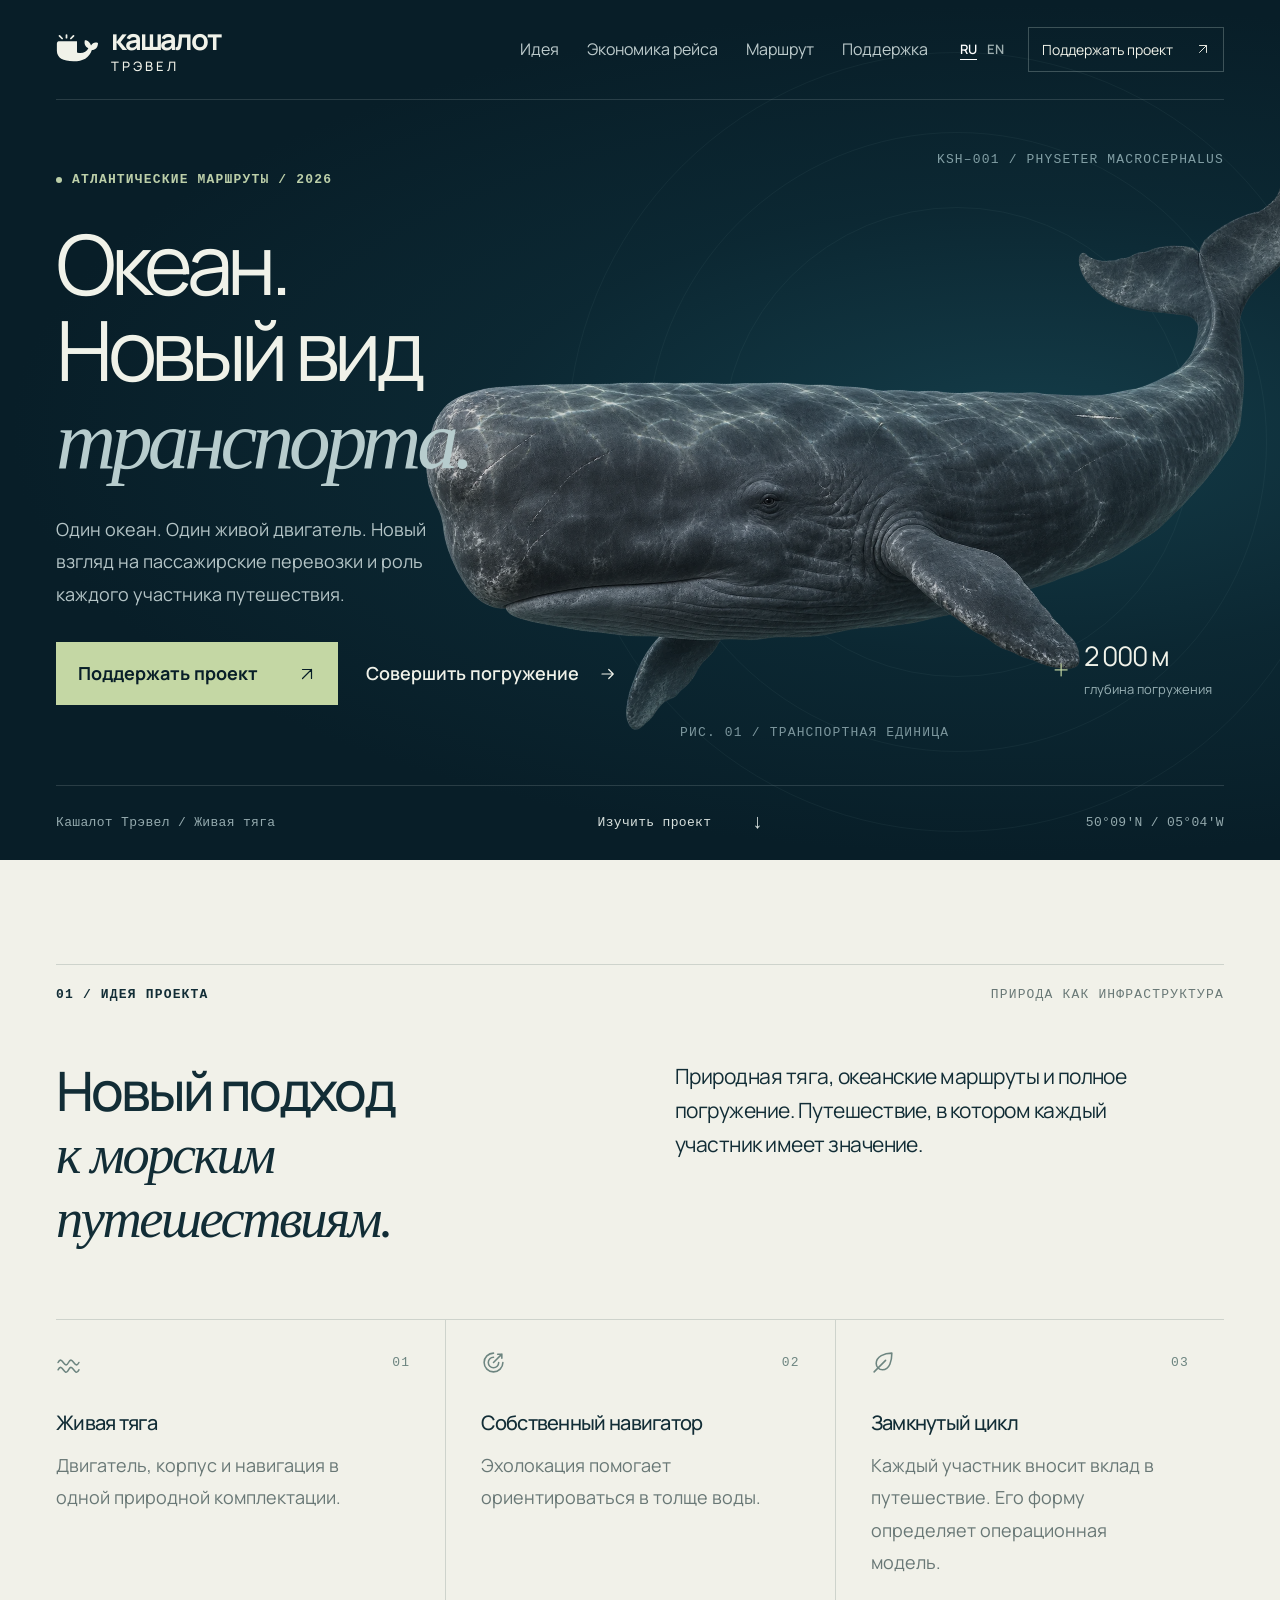
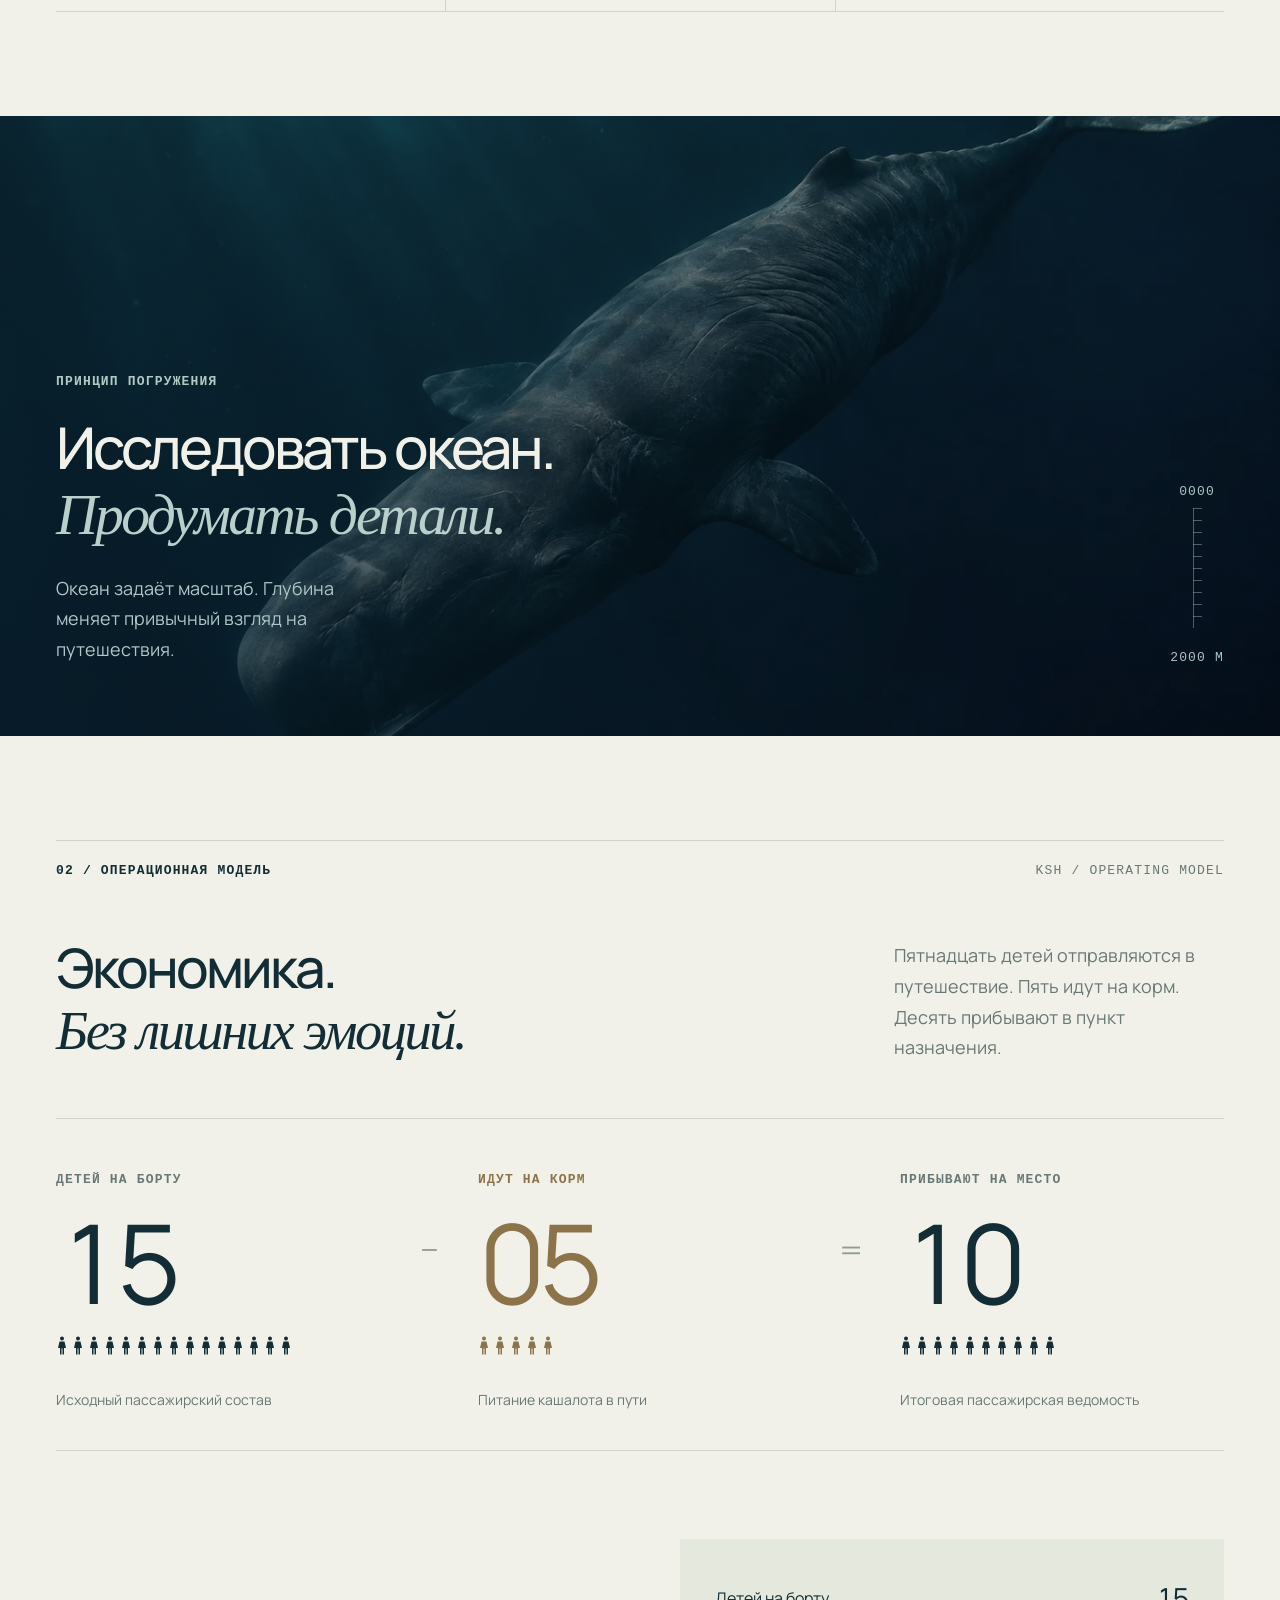
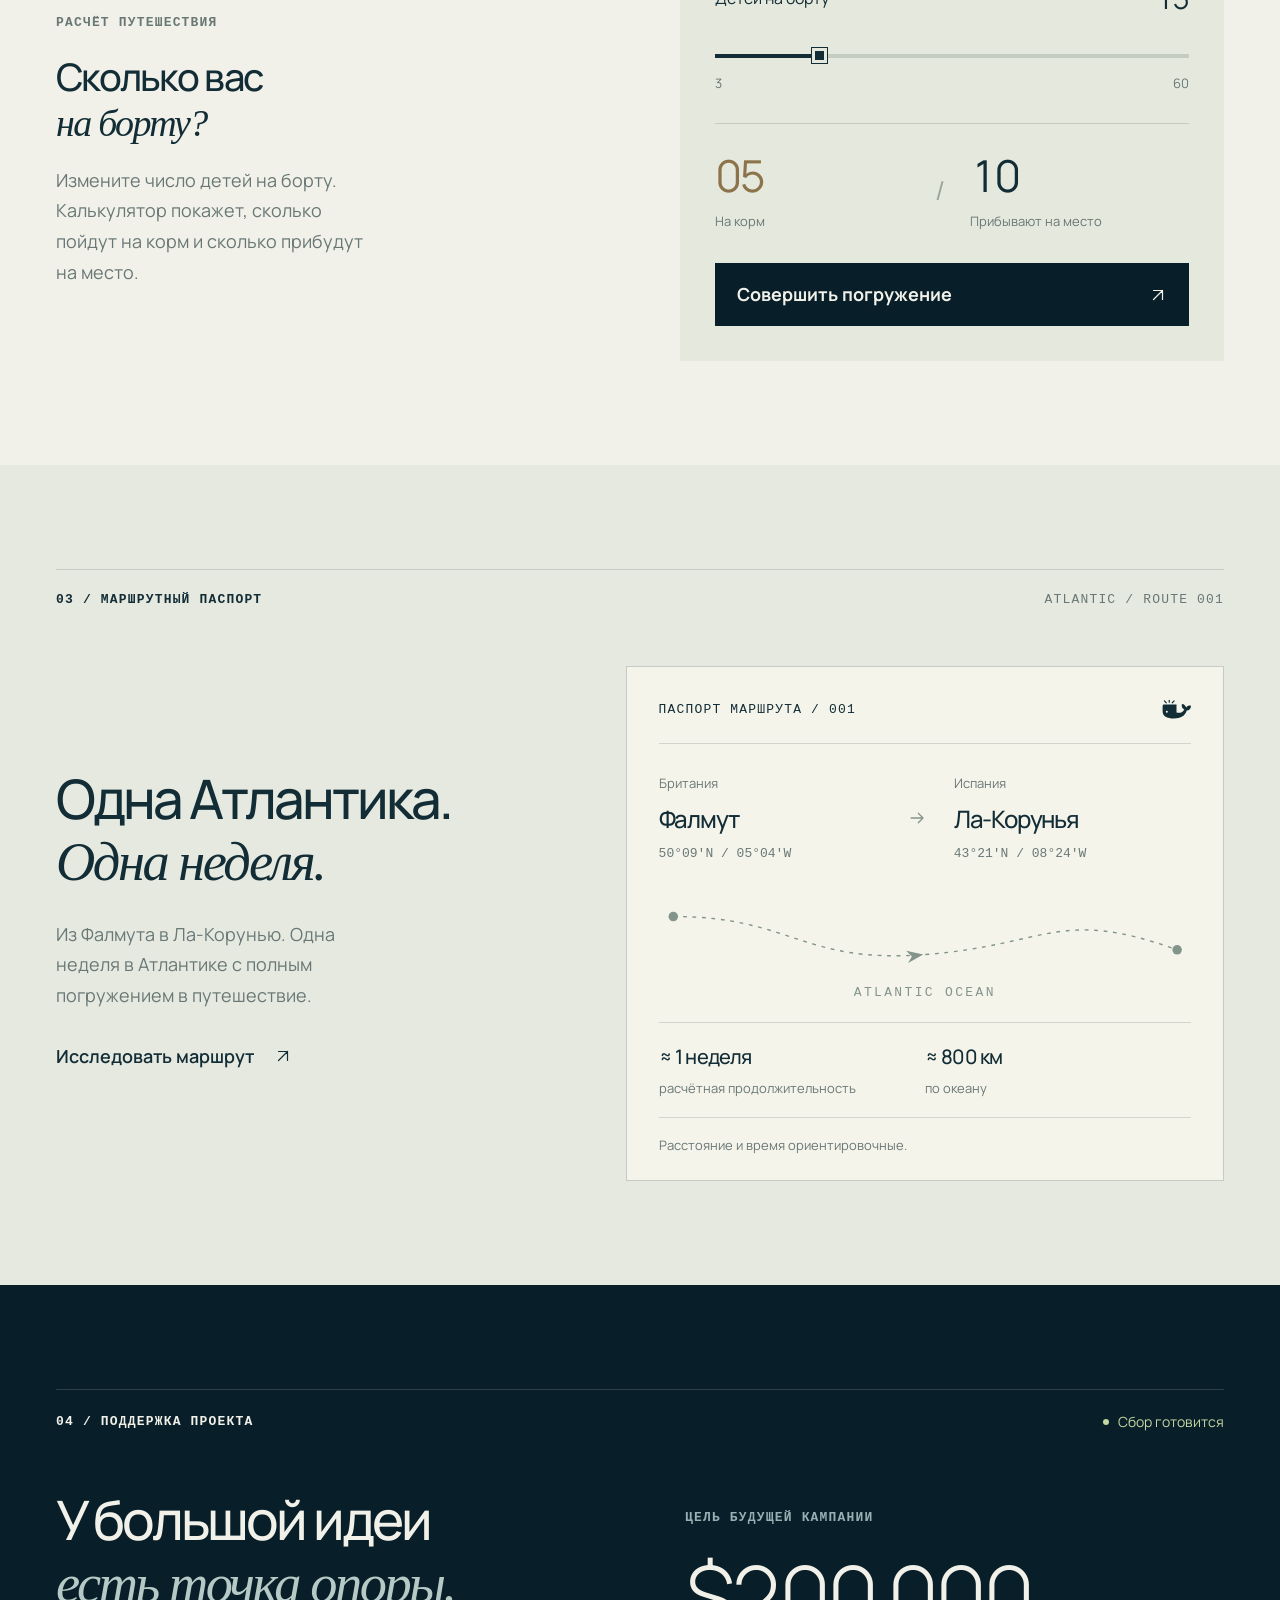
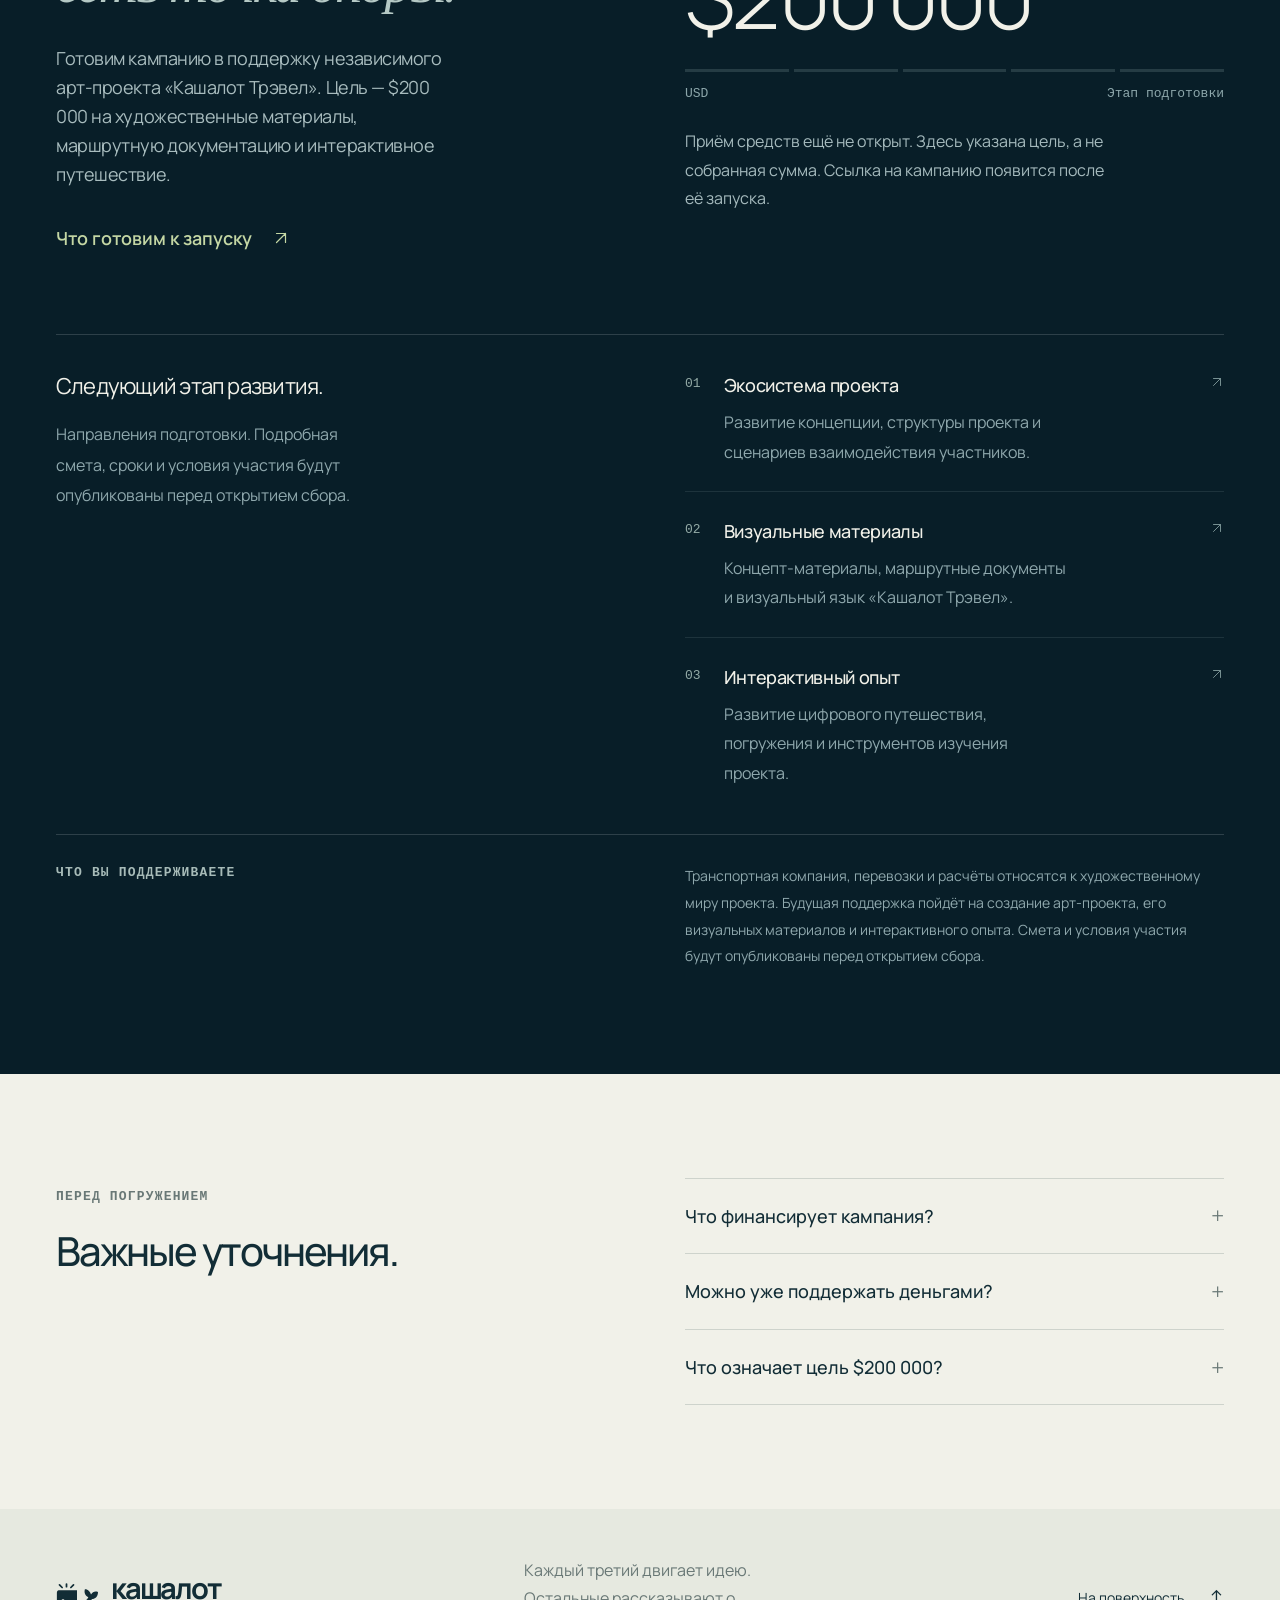
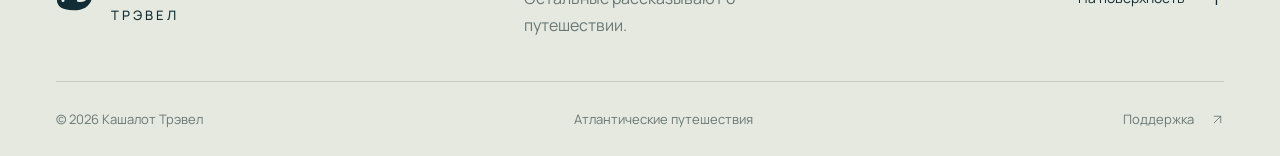
<file: ru/index.html>
<!DOCTYPE html><html lang="ru"><head><meta charSet="utf-8"/><meta name="viewport" content="width=device-width, initial-scale=1"/><link rel="preload" as="image" href="/images/whale-natural.webp" fetchPriority="high"/><link rel="stylesheet" href="/_next/static/chunks/2moqp3-f05-1_.css" data-precedence="next"/><link rel="preload" as="script" fetchPriority="low" href="/_next/static/chunks/32_28fgeka71c.js"/><script src="/_next/static/chunks/0ww2dwa54zhal.js" async=""></script><script src="/_next/static/chunks/2x9f4chac11cf.js" async=""></script><script src="/_next/static/chunks/turbopack-2u1d16houkiyo.js" async=""></script><script src="/_next/static/chunks/3w3qc_46cx-w5.js" async=""></script><script src="/_next/static/chunks/2kc8uoqp95-bh.js" async=""></script><script src="/_next/static/chunks/30ibr7whbaooy.js" async=""></script><script src="/_next/static/chunks/0m592xkgiqyzj.js" async=""></script><title>Кашалот Трэвел — морские путешествия</title><meta name="description" content="Кашалот Трэвел — арт-проект о путешествиях на кашалотах. Изучите маршрут, расчёт путешествия и подготовку кампании поддержки с целью $200 000."/><link rel="canonical" href="https://spectrages.github.io/ru/"/><link rel="alternate" hrefLang="ru" href="https://spectrages.github.io/ru/"/><link rel="alternate" hrefLang="en" href="https://spectrages.github.io/en/"/><link rel="alternate" hrefLang="x-default" href="https://spectrages.github.io/"/><meta property="og:title" content="Кашалот Трэвел — морские путешествия"/><meta property="og:description" content="Арт-проект «Кашалот Трэвел»: океанские маршруты, погружение и подготовка кампании поддержки с целью $200 000."/><meta property="og:url" content="https://spectrages.github.io/ru/"/><meta property="og:locale" content="ru_RU"/><meta property="og:image" content="https://spectrages.github.io/images/whale-diving.webp"/><meta property="og:image:width" content="1400"/><meta property="og:image:height" content="933"/><meta property="og:locale:alternate" content="en_US"/><meta property="og:type" content="website"/><meta name="twitter:card" content="summary_large_image"/><meta name="twitter:title" content="Кашалот Трэвел — морские путешествия"/><meta name="twitter:description" content="Арт-проект «Кашалот Трэвел»: океанские маршруты, погружение и подготовка кампании поддержки с целью $200 000."/><meta name="twitter:image" content="https://spectrages.github.io/images/whale-diving.webp"/><meta name="twitter:image:width" content="1400"/><meta name="twitter:image:height" content="933"/><link rel="icon" href="/whale.svg"/><script src="/_next/static/chunks/0cz1d0mv5g_q7.js" noModule=""></script></head><body><div hidden=""><!--$--><!--/$--></div><a class="skip-link" href="#main">К содержимому</a><div class="hero" id="top"><header class="header wrap"><a class="brand" href="#top" aria-label="Кашалот Трэвел — на главную"><svg width="48" height="34" viewBox="0 0 48 34" fill="none" aria-hidden="true"><path d="M3 8h21v13c6 2 11-1 13-5-4-2-5-5-4-9 4 0 6 3 7 6 2-3 4-4 8-3 0 5-3 8-7 8-3 9-10 13-21 13C8 31 1 27 1 19V11c0-2 1-3 2-3Z" fill="currentColor"></path><circle cx="8" cy="20" r="1.7" fill="var(--logo-eye, #b6e4ef)"></circle><path d="M12 4V1M7 5 4 2M17 5l3-3" stroke="currentColor" stroke-width="2" stroke-linecap="round"></path></svg><span>кашалот<small>трэвел</small></span></a><nav id="main-nav" class="nav" aria-label="Основная навигация"><a href="#idea">Идея</a><a href="#calculator">Экономика рейса</a><a href="#route">Маршрут</a><a href="#support">Поддержка</a></nav><div class="header-actions"><div class="language-switcher" role="group" aria-label="Язык сайта"><a href="/ru/" lang="ru" hrefLang="ru" aria-current="page" aria-label="Переключить на русский">RU</a><a href="/en/" lang="en" hrefLang="en" aria-label="Переключить на английский">EN</a></div><a class="header-cta" href="#support">Поддержать проект<!-- --> <svg width="22" height="22" viewBox="0 0 24 24" fill="none" aria-hidden="true"><path d="M6 18 18 6M6 6h12v12" stroke="currentColor" stroke-width="1.6" stroke-linecap="round" stroke-linejoin="round"></path></svg></a><button class="menu-toggle" aria-label="Открыть меню" aria-expanded="false" aria-controls="main-nav"><span aria-hidden="true">☰</span></button></div></header><section class="hero-content wrap" aria-labelledby="hero-title"><div class="hero-copy"><p class="eyebrow hero-eyebrow"><span class="status-dot"></span>Атлантические маршруты / 2026</p><h1 id="hero-title">Океан.<br/>Новый вид<br/><em>транспорта.</em></h1><p class="hero-description">Один океан. Один живой двигатель. Новый взгляд на пассажирские перевозки и роль каждого участника путешествия.</p><div class="hero-actions"><a class="button button-lime" href="#support">Поддержать проект<!-- --> <svg width="22" height="22" viewBox="0 0 24 24" fill="none" aria-hidden="true"><path d="M6 18 18 6M6 6h12v12" stroke="currentColor" stroke-width="1.6" stroke-linecap="round" stroke-linejoin="round"></path></svg></a><button class="text-link">Совершить погружение<!-- --> <svg width="22" height="22" viewBox="0 0 24 24" fill="none" aria-hidden="true"><path d="M4 12h15m-6-6 6 6-6 6" stroke="currentColor" stroke-width="1.6" stroke-linecap="round" stroke-linejoin="round"></path></svg></button></div></div><div class="hero-visual"><span class="spec-label hero-spec">KSH–001 / PHYSETER MACROCEPHALUS</span><div class="sonar-rings" aria-hidden="true"><i></i><i></i><i></i></div><img class="hero-whale" src="/images/whale-natural.webp" alt="Кашалот в водах Атлантики" width="1774" height="887" fetchPriority="high"/><div class="hero-depth"><span class="crosshair" aria-hidden="true">+</span><div><strong>2 000 м</strong><span>глубина погружения</span></div></div><span class="hero-figure spec-label">Рис. 01 / Транспортная единица</span></div></section><div class="hero-bottom wrap"><span>Кашалот Трэвел / Живая тяга</span><a href="#idea">Изучить проект<!-- --> <span aria-hidden="true">↓</span></a><span class="hero-coordinate">50°09′N / 05°04′W</span></div></div><main id="main"><section class="introduction section wrap" id="idea" aria-labelledby="idea-title"><div class="section-heading"><span class="eyebrow">01 / <!-- -->Идея проекта</span><span class="section-note">Природа как инфраструктура</span></div><div class="intro-grid"><h2 id="idea-title">Новый подход<br/><em>к морским путешествиям.</em></h2><div class="intro-copy"><p class="lead">Природная тяга, океанские маршруты и полное погружение. Путешествие, в котором каждый участник имеет значение.</p></div></div><div class="principles"><article class="principle"><div class="principle-top"><svg width="28" height="28" viewBox="0 0 24 24" fill="none" aria-hidden="true"><path d="M2 12c4-8 6 8 10 0s6 8 10 0M2 19c4-8 6 8 10 0s6 8 10 0" stroke="currentColor" stroke-width="1.5" stroke-linecap="round" stroke-linejoin="round"></path></svg><span class="spec-label">0<!-- -->1</span></div><h3>Живая тяга</h3><p>Двигатель, корпус и навигация в одной природной комплектации.</p></article><article class="principle"><div class="principle-top"><svg width="28" height="28" viewBox="0 0 24 24" fill="none" aria-hidden="true"><path d="M12 3a9 9 0 1 0 9 9M12 7a5 5 0 1 0 5 5M12 12l8-8M16 4h4v4" stroke="currentColor" stroke-width="1.5" stroke-linecap="round" stroke-linejoin="round"></path></svg><span class="spec-label">0<!-- -->2</span></div><h3>Собственный навигатор</h3><p>Эхолокация помогает ориентироваться в толще воды.</p></article><article class="principle"><div class="principle-top"><svg width="28" height="28" viewBox="0 0 24 24" fill="none" aria-hidden="true"><path d="M20 3C13 3 5 6 5 13a6 6 0 0 0 6 6c7 0 9-9 9-16ZM3 21l11-11" stroke="currentColor" stroke-width="1.5" stroke-linecap="round" stroke-linejoin="round"></path></svg><span class="spec-label">0<!-- -->3</span></div><h3>Замкнутый цикл</h3><p>Каждый участник вносит вклад в путешествие. Его форму определяет операционная модель.</p></article></div></section><section class="depth-section" aria-labelledby="depth-title"><img src="/images/whale-diving.webp" alt="Кашалот в глубине океана" width="1400" height="933" loading="lazy"/><div class="depth-overlay wrap"><div class="depth-caption"><span class="eyebrow">Принцип погружения</span><h2 id="depth-title">Исследовать океан.<br/><em>Продумать детали.</em></h2><p>Океан задаёт масштаб. Глубина меняет привычный взгляд на путешествия.</p></div><span class="depth-scale spec-label">0000<br/><i></i><br/>2000 M</span></div></section><section class="operations section wrap" id="formula" aria-labelledby="formula-title"><div class="section-heading"><span class="eyebrow">02 / <!-- -->Операционная модель</span><span class="section-note">KSH / OPERATING MODEL</span></div><div class="operation-heading"><h2 id="formula-title">Экономика.<br/><em>Без лишних эмоций.</em></h2><p>Пятнадцать детей отправляются в путешествие. Пять идут на корм. Десять прибывают в пункт назначения.</p></div><div class="formula-grid"><article class="formula-part"><span class="eyebrow">Детей на борту</span><strong class="formula-number">15</strong><div class="formula-people" aria-hidden="true"><svg class="person" width="18" height="32" viewBox="0 0 24 40" fill="currentColor" aria-hidden="true"><circle cx="12" cy="6" r="4"></circle><path d="M7 12h10l3 13h-4v13h-3V26h-2v12H8V25H4l3-13Z"></path></svg><svg class="person" width="18" height="32" viewBox="0 0 24 40" fill="currentColor" aria-hidden="true"><circle cx="12" cy="6" r="4"></circle><path d="M7 12h10l3 13h-4v13h-3V26h-2v12H8V25H4l3-13Z"></path></svg><svg class="person" width="18" height="32" viewBox="0 0 24 40" fill="currentColor" aria-hidden="true"><circle cx="12" cy="6" r="4"></circle><path d="M7 12h10l3 13h-4v13h-3V26h-2v12H8V25H4l3-13Z"></path></svg><svg class="person" width="18" height="32" viewBox="0 0 24 40" fill="currentColor" aria-hidden="true"><circle cx="12" cy="6" r="4"></circle><path d="M7 12h10l3 13h-4v13h-3V26h-2v12H8V25H4l3-13Z"></path></svg><svg class="person" width="18" height="32" viewBox="0 0 24 40" fill="currentColor" aria-hidden="true"><circle cx="12" cy="6" r="4"></circle><path d="M7 12h10l3 13h-4v13h-3V26h-2v12H8V25H4l3-13Z"></path></svg><svg class="person" width="18" height="32" viewBox="0 0 24 40" fill="currentColor" aria-hidden="true"><circle cx="12" cy="6" r="4"></circle><path d="M7 12h10l3 13h-4v13h-3V26h-2v12H8V25H4l3-13Z"></path></svg><svg class="person" width="18" height="32" viewBox="0 0 24 40" fill="currentColor" aria-hidden="true"><circle cx="12" cy="6" r="4"></circle><path d="M7 12h10l3 13h-4v13h-3V26h-2v12H8V25H4l3-13Z"></path></svg><svg class="person" width="18" height="32" viewBox="0 0 24 40" fill="currentColor" aria-hidden="true"><circle cx="12" cy="6" r="4"></circle><path d="M7 12h10l3 13h-4v13h-3V26h-2v12H8V25H4l3-13Z"></path></svg><svg class="person" width="18" height="32" viewBox="0 0 24 40" fill="currentColor" aria-hidden="true"><circle cx="12" cy="6" r="4"></circle><path d="M7 12h10l3 13h-4v13h-3V26h-2v12H8V25H4l3-13Z"></path></svg><svg class="person" width="18" height="32" viewBox="0 0 24 40" fill="currentColor" aria-hidden="true"><circle cx="12" cy="6" r="4"></circle><path d="M7 12h10l3 13h-4v13h-3V26h-2v12H8V25H4l3-13Z"></path></svg><svg class="person" width="18" height="32" viewBox="0 0 24 40" fill="currentColor" aria-hidden="true"><circle cx="12" cy="6" r="4"></circle><path d="M7 12h10l3 13h-4v13h-3V26h-2v12H8V25H4l3-13Z"></path></svg><svg class="person" width="18" height="32" viewBox="0 0 24 40" fill="currentColor" aria-hidden="true"><circle cx="12" cy="6" r="4"></circle><path d="M7 12h10l3 13h-4v13h-3V26h-2v12H8V25H4l3-13Z"></path></svg><svg class="person" width="18" height="32" viewBox="0 0 24 40" fill="currentColor" aria-hidden="true"><circle cx="12" cy="6" r="4"></circle><path d="M7 12h10l3 13h-4v13h-3V26h-2v12H8V25H4l3-13Z"></path></svg><svg class="person" width="18" height="32" viewBox="0 0 24 40" fill="currentColor" aria-hidden="true"><circle cx="12" cy="6" r="4"></circle><path d="M7 12h10l3 13h-4v13h-3V26h-2v12H8V25H4l3-13Z"></path></svg><svg class="person" width="18" height="32" viewBox="0 0 24 40" fill="currentColor" aria-hidden="true"><circle cx="12" cy="6" r="4"></circle><path d="M7 12h10l3 13h-4v13h-3V26h-2v12H8V25H4l3-13Z"></path></svg></div><p>Исходный пассажирский состав</p></article><span class="formula-sign" aria-hidden="true">−</span><article class="formula-part fuel-part"><span class="eyebrow">Идут на корм</span><strong class="formula-number">05</strong><div class="formula-people" aria-hidden="true"><svg class="person is-fuel" width="18" height="32" viewBox="0 0 24 40" fill="currentColor" aria-hidden="true"><circle cx="12" cy="6" r="4"></circle><path d="M7 12h10l3 13h-4v13h-3V26h-2v12H8V25H4l3-13Z"></path></svg><svg class="person is-fuel" width="18" height="32" viewBox="0 0 24 40" fill="currentColor" aria-hidden="true"><circle cx="12" cy="6" r="4"></circle><path d="M7 12h10l3 13h-4v13h-3V26h-2v12H8V25H4l3-13Z"></path></svg><svg class="person is-fuel" width="18" height="32" viewBox="0 0 24 40" fill="currentColor" aria-hidden="true"><circle cx="12" cy="6" r="4"></circle><path d="M7 12h10l3 13h-4v13h-3V26h-2v12H8V25H4l3-13Z"></path></svg><svg class="person is-fuel" width="18" height="32" viewBox="0 0 24 40" fill="currentColor" aria-hidden="true"><circle cx="12" cy="6" r="4"></circle><path d="M7 12h10l3 13h-4v13h-3V26h-2v12H8V25H4l3-13Z"></path></svg><svg class="person is-fuel" width="18" height="32" viewBox="0 0 24 40" fill="currentColor" aria-hidden="true"><circle cx="12" cy="6" r="4"></circle><path d="M7 12h10l3 13h-4v13h-3V26h-2v12H8V25H4l3-13Z"></path></svg></div><p>Питание кашалота в пути</p></article><span class="formula-sign" aria-hidden="true">=</span><article class="formula-part"><span class="eyebrow">Прибывают на место</span><strong class="formula-number">10</strong><div class="formula-people" aria-hidden="true"><svg class="person" width="18" height="32" viewBox="0 0 24 40" fill="currentColor" aria-hidden="true"><circle cx="12" cy="6" r="4"></circle><path d="M7 12h10l3 13h-4v13h-3V26h-2v12H8V25H4l3-13Z"></path></svg><svg class="person" width="18" height="32" viewBox="0 0 24 40" fill="currentColor" aria-hidden="true"><circle cx="12" cy="6" r="4"></circle><path d="M7 12h10l3 13h-4v13h-3V26h-2v12H8V25H4l3-13Z"></path></svg><svg class="person" width="18" height="32" viewBox="0 0 24 40" fill="currentColor" aria-hidden="true"><circle cx="12" cy="6" r="4"></circle><path d="M7 12h10l3 13h-4v13h-3V26h-2v12H8V25H4l3-13Z"></path></svg><svg class="person" width="18" height="32" viewBox="0 0 24 40" fill="currentColor" aria-hidden="true"><circle cx="12" cy="6" r="4"></circle><path d="M7 12h10l3 13h-4v13h-3V26h-2v12H8V25H4l3-13Z"></path></svg><svg class="person" width="18" height="32" viewBox="0 0 24 40" fill="currentColor" aria-hidden="true"><circle cx="12" cy="6" r="4"></circle><path d="M7 12h10l3 13h-4v13h-3V26h-2v12H8V25H4l3-13Z"></path></svg><svg class="person" width="18" height="32" viewBox="0 0 24 40" fill="currentColor" aria-hidden="true"><circle cx="12" cy="6" r="4"></circle><path d="M7 12h10l3 13h-4v13h-3V26h-2v12H8V25H4l3-13Z"></path></svg><svg class="person" width="18" height="32" viewBox="0 0 24 40" fill="currentColor" aria-hidden="true"><circle cx="12" cy="6" r="4"></circle><path d="M7 12h10l3 13h-4v13h-3V26h-2v12H8V25H4l3-13Z"></path></svg><svg class="person" width="18" height="32" viewBox="0 0 24 40" fill="currentColor" aria-hidden="true"><circle cx="12" cy="6" r="4"></circle><path d="M7 12h10l3 13h-4v13h-3V26h-2v12H8V25H4l3-13Z"></path></svg><svg class="person" width="18" height="32" viewBox="0 0 24 40" fill="currentColor" aria-hidden="true"><circle cx="12" cy="6" r="4"></circle><path d="M7 12h10l3 13h-4v13h-3V26h-2v12H8V25H4l3-13Z"></path></svg><svg class="person" width="18" height="32" viewBox="0 0 24 40" fill="currentColor" aria-hidden="true"><circle cx="12" cy="6" r="4"></circle><path d="M7 12h10l3 13h-4v13h-3V26h-2v12H8V25H4l3-13Z"></path></svg></div><p>Итоговая пассажирская ведомость</p></article></div><div class="journey-grid" id="calculator"><div class="journey-copy"><span class="eyebrow">Расчёт путешествия</span><h3>Сколько вас<br/><em>на борту?</em></h3><p>Измените число детей на борту. Калькулятор покажет, сколько пойдут на корм и сколько прибудут на место.</p></div><div class="calculator-panel"><div class="slider-label"><label for="passengers">Детей на борту</label><output for="passengers">15</output></div><input id="passengers" type="range" min="3" max="60" step="3" style="--range-progress:21.052631578947366%" value="15"/><div class="range-scale" aria-hidden="true"><span>3</span><span>60</span></div><div class="calculator-result" aria-live="polite" aria-atomic="true"><div class="fuel-result"><strong>05</strong><span>На корм</span></div><span class="result-divider" aria-hidden="true">/</span><div><strong>10</strong><span>Прибывают на место</span></div></div><button class="button button-lime">Совершить погружение<!-- --> <svg width="22" height="22" viewBox="0 0 24 24" fill="none" aria-hidden="true"><path d="M6 18 18 6M6 6h12v12" stroke="currentColor" stroke-width="1.6" stroke-linecap="round" stroke-linejoin="round"></path></svg></button></div></div></section><section class="route-section section" id="route" aria-labelledby="route-title"><div class="wrap"><div class="section-heading"><span class="eyebrow">03 / <!-- -->Маршрутный паспорт</span><span class="section-note">ATLANTIC / ROUTE 001</span></div><div class="boarding-inner"><div class="boarding-copy"><h2 id="route-title">Одна Атлантика.<br/><em>Одна неделя.</em></h2><p>Из Фалмута в Ла-Корунью. Одна неделя в Атлантике с полным погружением в путешествие.</p><button class="text-link">Исследовать маршрут<!-- --> <svg width="22" height="22" viewBox="0 0 24 24" fill="none" aria-hidden="true"><path d="M6 18 18 6M6 6h12v12" stroke="currentColor" stroke-width="1.6" stroke-linecap="round" stroke-linejoin="round"></path></svg></button></div><article class="boarding-ticket" aria-label="Паспорт маршрута / 001"><div class="ticket-heading"><span class="spec-label">Паспорт маршрута / 001</span><svg width="48" height="34" viewBox="0 0 48 34" fill="none" aria-hidden="true"><path d="M3 8h21v13c6 2 11-1 13-5-4-2-5-5-4-9 4 0 6 3 7 6 2-3 4-4 8-3 0 5-3 8-7 8-3 9-10 13-21 13C8 31 1 27 1 19V11c0-2 1-3 2-3Z" fill="currentColor"></path><circle cx="8" cy="20" r="1.7" fill="var(--logo-eye, #b6e4ef)"></circle><path d="M12 4V1M7 5 4 2M17 5l3-3" stroke="currentColor" stroke-width="2" stroke-linecap="round"></path></svg></div><div class="ticket-route"><div><span>Британия</span><strong>Фалмут</strong><small>50°09′N / 05°04′W</small></div><span class="ticket-arrow" aria-hidden="true"><svg width="22" height="22" viewBox="0 0 24 24" fill="none" aria-hidden="true"><path d="M4 12h15m-6-6 6 6-6 6" stroke="currentColor" stroke-width="1.6" stroke-linecap="round" stroke-linejoin="round"></path></svg></span><div><span>Испания</span><strong>Ла-Корунья</strong><small>43°21′N / 08°24′W</small></div></div><div class="route-diagram" aria-hidden="true"><svg viewBox="0 0 560 100" fill="none"><path d="M15 30C140 30 150 80 280 70S420 20 545 65" stroke="currentColor" stroke-width="1.5" stroke-dasharray="4 6"></path><circle cx="15" cy="30" r="5" fill="currentColor"></circle><circle cx="545" cy="65" r="5" fill="currentColor"></circle><path d="m260 66 18 4-16 9 4-7z" fill="currentColor"></path></svg><span>ATLANTIC OCEAN</span></div><div class="ticket-voyage"><div><strong>≈ 1 неделя</strong><span>расчётная продолжительность</span></div><div><strong>≈ 800 км</strong><span>по океану</span></div></div><p class="ticket-disclaimer">Расстояние и время ориентировочные.</p></article></div></div></section><section class="support-section section" id="support" aria-labelledby="support-title"><div class="wrap"><div class="section-heading"><span class="eyebrow">04 / <!-- -->Поддержка проекта</span><span class="campaign-status"><span class="status-dot"></span>Сбор готовится</span></div><div class="support-grid"><div class="support-copy"><h2 id="support-title">У большой идеи<br/><em>есть точка опоры.</em></h2><p class="lead">Готовим кампанию в поддержку независимого арт-проекта «Кашалот Трэвел». Цель — $200 000 на художественные материалы, маршрутную документацию и интерактивное путешествие.</p><a class="text-link" href="#support-details">Что готовим к запуску<!-- --> <svg width="22" height="22" viewBox="0 0 24 24" fill="none" aria-hidden="true"><path d="M6 18 18 6M6 6h12v12" stroke="currentColor" stroke-width="1.6" stroke-linecap="round" stroke-linejoin="round"></path></svg></a></div><div class="funding-goal"><span class="eyebrow">Цель будущей кампании</span><p class="goal-amount">$<!-- -->200 000</p><div class="goal-rule" aria-hidden="true"><span></span><span></span><span></span><span></span><span></span></div><div class="goal-caption"><span>USD</span><span>Этап подготовки</span></div><p class="goal-note">Приём средств ещё не открыт. Здесь указана цель, а не собранная сумма. Ссылка на кампанию появится после её запуска.</p></div></div><div class="support-details" id="support-details"><div class="preparation-heading"><h3>Следующий этап развития.</h3><p>Направления подготовки. Подробная смета, сроки и условия участия будут опубликованы перед открытием сбора.</p></div><div class="preparation-list"><article><span class="stage-number">0<!-- -->1</span><div><h4>Экосистема проекта</h4><p>Развитие концепции, структуры проекта и сценариев взаимодействия участников.</p></div><svg width="22" height="22" viewBox="0 0 24 24" fill="none" aria-hidden="true"><path d="M6 18 18 6M6 6h12v12" stroke="currentColor" stroke-width="1.6" stroke-linecap="round" stroke-linejoin="round"></path></svg></article><article><span class="stage-number">0<!-- -->2</span><div><h4>Визуальные материалы</h4><p>Концепт-материалы, маршрутные документы и визуальный язык «Кашалот Трэвел».</p></div><svg width="22" height="22" viewBox="0 0 24 24" fill="none" aria-hidden="true"><path d="M6 18 18 6M6 6h12v12" stroke="currentColor" stroke-width="1.6" stroke-linecap="round" stroke-linejoin="round"></path></svg></article><article><span class="stage-number">0<!-- -->3</span><div><h4>Интерактивный опыт</h4><p>Развитие цифрового путешествия, погружения и инструментов изучения проекта.</p></div><svg width="22" height="22" viewBox="0 0 24 24" fill="none" aria-hidden="true"><path d="M6 18 18 6M6 6h12v12" stroke="currentColor" stroke-width="1.6" stroke-linecap="round" stroke-linejoin="round"></path></svg></article></div></div><div class="support-disclosure"><span class="eyebrow">Что вы поддерживаете</span><p>Транспортная компания, перевозки и расчёты относятся к художественному миру проекта. Будущая поддержка пойдёт на создание арт-проекта, его визуальных материалов и интерактивного опыта. Смета и условия участия будут опубликованы перед открытием сбора.</p></div></div></section><section class="faq-section section wrap" aria-labelledby="faq-title"><div><span class="eyebrow">Перед погружением</span><h2 id="faq-title">Важные уточнения.</h2></div><div class="faq-list"><details><summary>Что финансирует кампания?<span aria-hidden="true">+</span></summary><p>Создание независимого арт-проекта «Кашалот Трэвел»: художественные материалы, маршрутную документацию и интерактивное путешествие. Перевозки на кашалотах — часть художественного мира проекта.</p></details><details><summary>Можно уже поддержать деньгами?<span aria-hidden="true">+</span></summary><p>Кампания находится на этапе подготовки. Оплата на этом сайте не принимается. Перед запуском появятся ссылка на площадку, условия участия, сроки и подробная смета.</p></details><details><summary>Что означает цель $200 000?<span aria-hidden="true">+</span></summary><p>Это заявленная цель будущей кампании на подготовку и развитие экосистемы проекта. Сумма не отражает уже полученную поддержку. Подробная смета будет представлена перед открытием сбора.</p></details></div></section></main><footer class="footer"><div class="footer-top wrap"><a class="brand" href="#top" aria-label="Кашалот Трэвел — на главную"><svg width="48" height="34" viewBox="0 0 48 34" fill="none" aria-hidden="true"><path d="M3 8h21v13c6 2 11-1 13-5-4-2-5-5-4-9 4 0 6 3 7 6 2-3 4-4 8-3 0 5-3 8-7 8-3 9-10 13-21 13C8 31 1 27 1 19V11c0-2 1-3 2-3Z" fill="currentColor"></path><circle cx="8" cy="20" r="1.7" fill="var(--logo-eye, #b6e4ef)"></circle><path d="M12 4V1M7 5 4 2M17 5l3-3" stroke="currentColor" stroke-width="2" stroke-linecap="round"></path></svg><span>кашалот<small>трэвел</small></span></a><p>Каждый третий двигает идею. Остальные рассказывают о путешествии.</p><a class="back-top" href="#top">На поверхность<!-- --> <span aria-hidden="true">↑</span></a></div><div class="footer-bottom wrap"><span>© 2026 Кашалот Трэвел</span><span>Атлантические путешествия</span><a href="#support">Поддержка<!-- --> <svg width="22" height="22" viewBox="0 0 24 24" fill="none" aria-hidden="true"><path d="M6 18 18 6M6 6h12v12" stroke="currentColor" stroke-width="1.6" stroke-linecap="round" stroke-linejoin="round"></path></svg></a></div></footer><!--$--><!--/$--><script id="_R_">(globalThis["TURBOPACK"] || (globalThis["TURBOPACK"] = [])).push({"otherChunks":["static/chunks/32_28fgeka71c.js","static/chunks/0ww2dwa54zhal.js","static/chunks/2x9f4chac11cf.js"],"runtimeModuleIds":[82941]});</script><script src="/_next/static/chunks/32_28fgeka71c.js" async=""></script><script>(self.__next_f=self.__next_f||[]).push([0])</script><script>self.__next_f.push([1,"1:\"$Sreact.fragment\"\n2:\"/_next/static/chunks/3w3qc_46cx-w5.js\"\n3:I[56325,[\"$2\"],\"default\"]\n4:I[26016,[\"$2\"],\"default\"]\n9:\"/_next/static/chunks/2kc8uoqp95-bh.js\"\na:\"/_next/static/chunks/30ibr7whbaooy.js\"\nb:\"/_next/static/chunks/0m592xkgiqyzj.js\"\nc:I[7491,[\"$9\",\"$a\",\"$b\"],\"default\"]\nd:I[53742,[\"$2\"],\"OutletBoundary\"]\ne:\"$Sreact.suspense\"\n10:\"ViewportBoundary\"\n11:I[53742,[\"$2\"],\"$10\"]\n13:\"MetadataBoundary\"\n14:I[53742,[\"$2\"],\"$13\"]\n16:I[65622,[],\"default\",1]\n:HL[\"/_next/static/chunks/2moqp3-f05-1_.css\",\"style\"]\n5:X\n8:[[\"children\",{\"s\":\"__PAGE__\",\"h\":512,\"d\":{\"r\":[\"$\",\"$1\",\"c\",{\"children\":[[\"$\",\"$Lc\",null,{}],[[\"$\",\"script\",\"script-0\",{\"src\":\"/_next/static/chunks/0m592xkgiqyzj.js\",\"async\":true,\"nonce\":\"$undefined\"}]],[\"$\",\"$Ld\",null,{\"children\":[\"$\",\"$e\",null,{\"name\":\"Next.MetadataOutlet\",\"children\":\"$@f\"}]}]]}],\"p\":false,\"v\":null}}]]\n6:[[\"children\",{\"s\":{\"n\":\"locale\",\"t\":\"d\",\"k\":\"ru\",\"s\":[\"components\"]},\"h\":66064,\"d\":{\"r\":[\"$\",\"$1\",\"c\",{\"children\":[[[\"$\",\"link\",\"0\",{\"rel\":\"stylesheet\",\"href\":\"/_next/static/chunks/2moqp3-f05-1_.css\",\"precedence\":\"next\",\"crossOrigin\":\"$undefined\",\"nonce\":\"$undefined\"}],[\"$\",\"script\",\"script-0\",{\"src\":\"/_next/static/chunks/2kc8uoqp95-bh.js\",\"async\":true,\"nonce\":\"$undefined\"}],[\"$\",\"script\",\"script-1\",{\"src\":\"/_next/static/chunks/30ibr7whbaooy.js\",\"async\":true,\"nonce\":\"$undefined\"}]],\"$L7\"]}],\"p\":false,\"v\":null},\"c\":\"$Q8\"}]]\n0:{\"P\":null,\"c\":[\"\",\"ru\",\"\"],\"q\":\"\",\"i\":false,\"t\":{\"t\":{\"s\":\"\",\"h\":131600,\"d\":{\"r\":[\"$\",\"$1\",\"c\",{\"children\":[null,[\"$\",\"$L3\",null,{\"parallelRouterKey\":\"children\",\"error\":\"$undefined\",\"errorStyles\":\"$undefined\",\"errorScripts\":\"$undefined\",\"template\":[\"$\",\"$L4\",null,{}],\"templateStyles\":\"$undefined\",\"templateScripts\":\"$undefined\",\"notFound\":[[[\"$\",\"title\",null,{\"children\":\"404: This page could not be found.\"}],[\"$\",\"div\",null,{\"style\":{\"fontFamily\":\"system-ui,\\\"Segoe UI\\\",Roboto,Helvetica,Arial,sans-serif,\\\"Apple Color Emoji\\\",\\\"Segoe UI Emoji\\\"\",\"height\":\"100vh\",\"textAlign\":\"center\",\"display\":\"flex\",\"flexDirection\":\"column\",\"alignItems\":\"center\",\"justifyContent\":\"center\"},\"children\":[\"$\",\"div\",null,{\"children\":[[\"$\",\"style\",null,{\"dangerouslySetInnerHTML\":{\"__html\":\"body{color:#000;background:#fff;margin:0}.next-error-h1{border-right:1px solid rgba(0,0,0,.3)}@media (prefers-color-scheme:dark){body{color:#fff;background:#000}.next-error-h1{border-right:1px solid rgba(255,255,255,.3)}}\"}}],[\"$\",\"h1\",null,{\"className\":\"next-error-h1\",\"style\":{\"display\":\"inline-block\",\"margin\":\"0 20px 0 0\",\"padding\":\"0 23px 0 0\",\"fontSize\":24,\"fontWeight\":500,\"verticalAlign\":\"top\",\"lineHeight\":\"49px\"},\"children\":404}],[\"$\",\"div\",null,{\"style\":{\"display\":\"inline-block\"},\"children\":[\"$\",\"h2\",null,{\"style\":{\"fontSize\":14,\"fontWeight\":400,\"lineHeight\":\"49px\",\"margin\":0},\"children\":\"This page could not be found.\"}]}]]}]}]],[]],\"forbidden\":\"$undefined\",\"unauthorized\":\"$undefined\"}]]}],\"p\":false,\"v\":\"$5\"},\"c\":\"$Q6\"},\"h\":{\"r\":[\"$\",\"$1\",\"h\",{\"children\":[null,[\"$\",\"$L11\",null,{\"children\":\"$L12\"}],[\"$\",\"$L14\",null,{\"children\":[[\"$\",\"div\",null,{\"hidden\":true,\"children\":[\"$\",\"$e\",null,{\"name\":\"Next.Metadata\",\"children\":\"$L15\"}]}],null]}],null]}],\"p\":false,\"v\":null}},\"m\":\"$undefined\",\"G\":[\"$16\",[]],\"S\":true,\"r\":\"$undefined\",\"s\":\"$undefined\",\"a\":\"$undefined\",\"l\":\"$undefined\",\"p\":\"$undefined\",\"d\":\"$undefined\",\"b\":\"MfvmFfTOYTK4xISnOKJ6E\"}\n17:I[26605,[\"$9\",\"$a\"],\"I18nProvider\"]\n5:C\n7:[\"$\",\"html\",null,{\"lang\":\"ru\",\"children\":[\"$\",\"body\",null,{\"children\":[\"$\",\"$L17\",null,{\"locale\":\"ru\",\"messages\":{\"brand\":{\"name\":\"кашалот\",\"travel\":\"трэвел\"},\"navigation\":{\"home\":\"Кашалот Трэвел — на главную\",\"skip\":\"К содержимому\",\"main\":\"Основная навигация\",\"idea\":\"Идея\",\"calculator\":\"Экономика рейса\",\"route\":\"Маршрут\",\"support\":\"Поддержка\",\"openMenu\":\"Открыть меню\",\"closeMenu\":\"Закрыть меню\",\"language\":\"Язык сайта\",\"switchToRussian\":\"Переключить на русский\",\"switchToEnglish\":\"Переключить на английский\"},\"actions\":{\"board\":\"На борт\",\"dive\":\"Совершить погружение\",\"explore\":\"Исследовать маршрут\",\"support\":\"Поддержать проект\",\"surface\":\"На поверхность\"},\"hero\":{\"eyebrow\":\"Атлантические маршруты / 2026\",\"titleFirst\":\"Океан.\",\"titleSecond\":\"Новый вид\",\"titleEmphasis\":\"транспорта.\",\"description\":\"Один океан. Один живой двигатель. Новый взгляд на пассажирские перевозки и роль каждого участника путешествия.\",\"imageAlt\":\"Кашалот в водах Атлантики\",\"depth\":\"{depth} м\",\"depthCaption\":\"глубина погружения\",\"figure\":\"Рис. 01 / Транспортная единица\",\"projectType\":\"Кашалот Трэвел / Живая тяга\",\"scroll\":\"Изучить проект\"},\"intro\":{\"label\":\"Идея проекта\",\"note\":\"Природа как инфраструктура\",\"title\":\"Новый подход\",\"emphasis\":\"к морским путешествиям.\",\"description\":\"Природная тяга, океанские маршруты и полное погружение. Путешествие, в котором каждый участник имеет значение.\"},\"experience\":{\"label\":\"Принцип погружения\",\"title\":\"Исследовать океан.\",\"titleEmphasis\":\"Продумать детали.\",\"caption\":\"Океан задаёт масштаб. Глубина меняет привычный взгляд на путешествия.\",\"imageAlt\":\"Кашалот в глубине океана\",\"advantages\":{\"wave\":{\"title\":\"Живая тяга\",\"description\":\"Двигатель, корпус и навигация в одной природной комплектации.\"},\"sonar\":{\"title\":\"Собственный навигатор\",\"description\":\"Эхолокация помогает ориентироваться в толще воды.\"},\"depth\":{\"title\":\"Замкнутый цикл\",\"description\":\"Каждый участник вносит вклад в путешествие. Его форму определяет операционная модель.\"}}},\"formula\":{\"label\":\"Операционная модель\",\"title\":\"Экономика.\",\"emphasis\":\"Без лишних эмоций.\",\"description\":\"Пятнадцать детей отправляются в путешествие. Пять идут на корм. Десять прибывают в пункт назначения.\",\"boarded\":\"Детей на борту\",\"fuel\":\"Идут на корм\",\"arrived\":\"Прибывают на место\",\"boardedNote\":\"Исходный пассажирский состав\",\"fuelNote\":\"Питание кашалота в пути\",\"arrivedNote\":\"Итоговая пассажирская ведомость\"},\"journey\":{\"label\":\"Расчёт путешествия\",\"title\":\"Сколько вас\",\"titleEmphasis\":\"на борту?\",\"description\":\"Измените число детей на борту. Калькулятор покажет, сколько пойдут на корм и сколько прибудут на место.\"},\"calculator\":{\"passengers\":\"Детей на борту\",\"fuel\":\"На корм\",\"arrived\":\"Прибывают на место\"},\"boarding\":{\"label\":\"Маршрутный паспорт\",\"title\":\"Одна Атлантика.\",\"titleEmphasis\":\"Одна неделя.\",\"description\":\"Из Фалмута в Ла-Корунью. Одна неделя в Атлантике с полным погружением в путешествие.\",\"ticketTitle\":\"Паспорт маршрута / 001\",\"origin\":\"Британия\",\"destination\":\"Испания\",\"originCity\":\"Фалмут\",\"destinationCity\":\"Ла-Корунья\",\"duration\":\"≈ {weeks, plural, one {# неделя} few {# недели} many {# недель} other {# недели}}\",\"distance\":\"≈ {distance} км\",\"durationCaption\":\"расчётная продолжительность\",\"distanceCaption\":\"по океану\",\"disclaimer\":\"Расстояние и время ориентировочные.\"},\"support\":{\"label\":\"Поддержка проекта\",\"status\":\"Сбор готовится\",\"title\":\"У большой идеи\",\"emphasis\":\"есть точка опоры.\",\"description\":\"Готовим кампанию в поддержку независимого арт-проекта «Кашалот Трэвел». Цель — $200 000 на художественные материалы, маршрутную документацию и интерактивное путешествие.\",\"detailsLink\":\"Что готовим к запуску\",\"goalLabel\":\"Цель будущей кампании\",\"phase\":\"Этап подготовки\",\"paymentNote\":\"Приём средств ещё не открыт. Здесь указана цель, а не собранная сумма. Ссылка на кампанию появится после её запуска.\",\"preparationTitle\":\"Следующий этап развития.\",\"preparationNote\":\"Направления подготовки. Подробная смета, сроки и условия участия будут опубликованы перед открытием сбора.\",\"stages\":{\"ecosystem\":{\"title\":\"Экосистема проекта\",\"description\":\"Развитие концепции, структуры проекта и сценариев взаимодействия участников.\"},\"world\":{\"title\":\"Визуальные материалы\",\"description\":\"Концепт-материалы, маршрутные документы и визуальный язык «Кашалот Трэвел».\"},\"experience\":{\"title\":\"Интерактивный опыт\",\"description\":\"Развитие цифрового путешествия, погружения и инструментов изучения проекта.\"}},\"disclosureLabel\":\"Что вы поддерживаете\",\"disclosure\":\"Транспортная компания, перевозки и расчёты относятся к художественному миру проекта. Будущая поддержка пойдёт на создание арт-проекта, его визуальных материалов и интерактивного опыта. Смета и условия участия будут опубликованы перед открытием сбора.\"},\"faq\":{\"label\":\"Перед погружением\",\"title\":\"Важные уточнения.\",\"project\":{\"question\":\"Что финансирует кампания?\",\"answer\":\"Создание независимого арт-проекта «Кашалот Трэвел»: художественные материалы, маршрутную документацию и интерактивное путешествие. Перевозки на кашалотах — часть художественного мира проекта.\"},\"payment\":{\"question\":\"Можно уже поддержать деньгами?\",\"answer\":\"Кампания находится на этапе подготовки. Оплата на этом сайте не принимается. Перед запуском появятся ссылка на площадку, условия участия, сроки и подробная смета.\"},\"goal\":{\"question\":\"Что означает цель $200 000?\",\"answer\":\"Это заявленная цель будущей кампании на подготовку и развитие экосистемы проекта. Сумма не отражает уже полученную поддержку. Подробная смета будет представлена перед открытием сбора.\"}},\"footer\":{\"copyright\":\"© {year} Кашалот Трэвел\",\"statement\":\"Каждый третий двигает идею. Остальные рассказывают о путешествии.\",\"artProject\":\"Атлантические путешествия\"},\"dive\":{\"close\":\"Закрыть погружение\",\"inProgress\":\"Погружаемся.\",\"finished\":\"Вы на глубине.\",\"meters\":\"метров\",\"progressLabel\":\"Глубина погружения\",\"inProgressCaption\":\"На поверхности этого не увидеть.\",\"finishedCaption\":\"Погружение завершено.\"},\"metadata\":{\"title\":\"Кашалот Трэвел — морские путешествия\",\"description\":\"Кашалот Трэвел — арт-проект о путешествиях на кашалотах. Изучите маршрут, расчёт путешествия и подготовку кампании поддержки с целью $200 000.\",\"socialDescription\":\"Арт-проект «Кашалот Трэвел»: океанские маршруты, погружение и подготовка кампании поддержки с целью $200 000.\"}},\"children\":\"$L18\"}]}]}]\n18:[\"$\",\"$L3\",null,{\"parallelRouterKey\":\"children\",\"error\":\"$undefined\",\"errorStyles\":\"$undefined\",\"errorScripts\":\"$undefined\",\"template\":[\"$\",\"$L4\",null,{}],\"templateStyles\":\"$undefined\",\"templateScripts\":\"$undefined\",\"notFound\":\"$undefined\",\"forbidden\":\"$undefined\",\"unauthorized\":\"$undefined\"}]\n12:[[\"$\",\"meta\",\"0\",{\"charSet\":\"utf-8\"}],[\"$\",\"meta\",\"1\",{\"name\":\"viewport\",\"content\":\"width=device-width, initial-scale=1\"}]]\n19:I[67615,[\"$2\"],\"IconMark\"]\nf:null\n15:[[\"$\",\"title\",\"0\",{\"children\":\"Кашалот Трэвел — морские путешествия\"}],[\"$\",\"meta\",\"1\",{\"name\":\"description\",\"content\":\"Кашалот Трэвел — арт-проект о путешествиях на кашалотах. Изучите маршрут, расчёт путешествия и подготовку кампании поддержки с целью $200 000.\"}],[\"$\",\"link\",\"2\",{\"rel\":\"canonical\",\"href\":\"https://spectrages.github.io/ru/\"}],[\"$\",\"link\",\"3\",{\"rel\":\"alternate\",\"hrefLang\":\"ru\",\"href\":\"https://spectrages.github.io/ru/\"}],[\"$\",\"link\",\"4\",{\"rel\":\"alternate\",\"hrefLang\":\"en\",\"href\":\"https://spectrages.github.io/en/\"}],[\"$\",\"link\",\"5\",{\"rel\":\"alternate\",\"hrefLang\":\"x-default\",\"href\":\"https://spectrages.github.io/\"}],[\"$\",\"meta\",\"6\",{\"property\":\"og:title\",\"content\":\"Кашалот Трэвел — морские путешествия\"}],[\"$\",\"meta\",\"7\",{\"property\":\"og:description\",\"content\":\"Арт-проект «Кашалот Трэвел»: океанские маршруты, погружение и подготовка кампании поддержки с целью $200 000.\"}],[\"$\",\"meta\",\"8\",{\"property\":\"og:url\",\"content\":\"https://spectrages.github.io/ru/\"}],[\"$\",\"meta\",\"9\",{\"property\":\"og:locale\",\"content\":\"ru_RU\"}],[\"$\",\"meta\",\"10\",{\"property\":\"og:image\",\"content\":\"https://spectrages.github.io/images/whale-diving.webp\"}],[\"$\",\"meta\",\"11\",{\"property\":\"og:image:width\",\"content\":\"1400\"}],[\"$\",\"meta\",\"12\",{\"property\":\"og:image:height\",\"content\":\"933\"}],[\"$\",\"meta\",\"13\",{\"property\":\"og:locale:alternate\",\"content\":\"en_US\"}],[\"$\",\"meta\",\"14\",{\"property\":\"og:type\",\"content\":\"website\"}],[\"$\",\"meta\",\"15\",{\"name\":\"twitter:card\",\"content\":\"summary_large_image\"}],[\"$\",\"meta\",\"16\",{\"name\":\"twitter:title\",\"content\":\"Кашалот Трэвел — морские путешествия\"}],[\"$\",\"meta\",\"17\",{\"name\":\"twitter:description\",\"content\":\"Арт-проект «Кашалот Трэвел»: океанские маршруты, погружение и подготовка кампании поддержки с целью $200 000.\"}],[\"$\",\"meta\",\"18\",{\"name\":\"twitter:image\",\"content\":\"https://spectrages.github.io/images/whale-diving.webp\"}],[\"$\",\"meta\",\"19\",{\"name\":\"twitter:image:width\",\"content\":\"1400\"}],[\"$\",\"meta\",\"20\",{\"name\":\"twitter:image:height\",\"content\":\"933\"}],[\"$\",\"link\",\"21\",{\"rel\":\"icon\",\"href\":\"/whale.svg\"}],[\"$\",\"$L19\",\"22\",{}]]\n"])</script></body></html>
</file>
<file: _next/static/chunks/2moqp3-f05-1_.css>
@font-face{font-family:Manrope;src:url(/fonts/manrope.ttf)format("truetype");font-weight:200 800;font-style:normal;font-display:swap}:root{--ink:#122d36;--paper:#f1f1e9;--lime:#c4d7a4;--muted:#697876;--line:#203d3d2b;--navy:#081e28;--logo-eye:var(--paper)}*{box-sizing:border-box}html{scroll-behavior:smooth;scroll-padding-top:28px}body{color:var(--ink);background:var(--paper);-webkit-font-smoothing:antialiased;margin:0;font:18px/1.7 Manrope,Arial,sans-serif}h1,h2,h3,h4,p{margin:0}a{color:inherit;text-decoration:none}button,input{font:inherit}button{color:inherit;cursor:pointer;background:0 0;border:0;padding:0}a,button,input{touch-action:manipulation;-webkit-tap-highlight-color:transparent}a,button{transition:color .18s,background .18s,border-color .18s,transform .18s}a:focus-visible,button:focus-visible,input:focus-visible,summary:focus-visible{outline-offset:6px;outline:2px solid #b38b3a}img{max-width:100%;height:auto;display:block}svg{flex-shrink:0;display:block}em{font-family:Georgia,Times New Roman,serif;font-weight:400}::selection{color:var(--navy);background:var(--lime)}.wrap{width:min(1280px,100% - 112px);margin-inline:auto}.section{padding-block:104px}.skip-link{background:var(--lime);z-index:100;padding:12px 20px;position:fixed;top:12px;left:12px;transform:translateY(-180%)}.skip-link:focus{transform:none}.eyebrow,.spec-label,.section-note{letter-spacing:.09em;text-transform:uppercase;font:13px/1.5 Courier New,monospace}.eyebrow{font-weight:600}.section-heading{border-top:1px solid var(--line);justify-content:space-between;align-items:center;gap:24px;margin-bottom:56px;padding-top:20px;display:flex}.section-note{color:var(--muted)}h2{letter-spacing:-.055em;font-size:clamp(38px,4.25vw,62px);font-weight:500;line-height:1.13}h2 em{letter-spacing:-.045em}.lead{letter-spacing:-.025em;font-size:21px;line-height:1.6}.button{justify-content:space-between;align-items:center;gap:40px;min-height:56px;padding:16px 22px;font-size:18px;font-weight:700;display:inline-flex}.button-lime{background:var(--lime);color:var(--navy)}.button-lime:hover{background:#d6e4be;transform:translateY(-2px)}.text-link{align-items:center;gap:20px;min-height:44px;font-size:18px;font-weight:600;display:inline-flex}.text-link:hover{color:#859968}.text-link svg,.button svg{width:18px;height:18px;transition:transform .18s}.button:hover svg{transform:translate(2px,-2px)}.text-link:hover svg{transform:translate(3px)}.status-dot{background:currentColor;border-radius:50%;flex-shrink:0;width:6px;height:6px}.hero{color:#f0f2e9;background:var(--navy);isolation:isolate;position:relative;overflow:clip}.hero:before{content:"";z-index:-1;opacity:.75;background:radial-gradient(at 80%,#184653 0,#0d2b36 37%,#0000 70%);position:absolute;inset:0}.header{z-index:10;border-bottom:1px solid #c7d6d52b;justify-content:space-between;align-items:center;gap:32px;min-height:100px;display:flex;position:relative}.brand{flex-shrink:0;align-items:center;gap:13px;display:inline-flex}.brand>svg{width:42px;height:34px}.brand>span{letter-spacing:-.075em;font-size:29px;font-weight:700;line-height:.92}.brand small{letter-spacing:.24em;text-transform:uppercase;margin-top:7px;font-size:13px;font-weight:500;line-height:1;display:block}.nav{align-items:center;gap:28px;margin-left:auto;display:flex}.nav a{color:#bdcbcc;align-items:center;min-height:44px;font-size:16px;display:flex}.nav a:hover{color:var(--lime)}.header-actions{align-items:center;gap:24px;display:flex}.language-switcher{gap:10px;font-size:13px;font-weight:600;display:flex}.language-switcher a{color:#9eafb0;align-items:center;min-height:44px;display:flex}.language-switcher a[aria-current]{color:#fff;text-underline-offset:5px;text-decoration:underline}.header-cta{border:1px solid #a4b7b455;align-items:center;gap:23px;min-height:42px;padding:10px 13px;font-size:14px;display:inline-flex}.header-cta svg{width:14px;height:14px}.header-cta:hover{border-color:var(--lime);color:var(--lime)}.menu-toggle{min-width:44px;min-height:44px;font-size:24px;display:none}.hero-content{grid-template-columns:1fr 1fr;align-items:center;min-height:648px;display:grid;position:relative}.hero-copy{z-index:2;padding-block:70px 80px;position:relative}.hero-eyebrow{color:#bccfa9;align-items:center;gap:10px;margin-bottom:30px;display:flex}h1{letter-spacing:-.065em;font-size:clamp(62px,6.5vw,100px);font-weight:400;line-height:1.04}h1 em{color:#b7cccd;letter-spacing:-.06em}.hero-description{color:#b4c4c6;max-width:385px;margin-top:30px;font-size:18px;line-height:1.8}.hero-actions{flex-wrap:wrap;align-items:center;gap:28px;margin-top:32px;display:flex}.hero-visual{min-width:0;height:100%;position:relative}.hero-spec{color:#829fa5;white-space:nowrap;font-size:13px;position:absolute;top:50px;right:0}.hero-whale{filter:saturate(.65)brightness(.85);pointer-events:none;z-index:1;width:920px;max-width:none;animation:9s ease-in-out infinite whale-float;position:absolute;top:50%;left:43%;transform:translate(-50%,-42%)rotate(-11deg)}.sonar-rings{place-items:center;display:grid;position:absolute;inset:0;transform:translate(25px)}.sonar-rings i{border:1px solid #75949b16;border-radius:50%;width:470px;height:470px;position:absolute}.sonar-rings i:nth-child(2){width:620px;height:620px}.sonar-rings i:nth-child(3){width:780px;height:780px}.hero-depth{z-index:3;align-items:center;gap:15px;display:flex;position:absolute;bottom:85px;right:12px}.crosshair{color:var(--lime);font-size:28px;font-weight:200}.hero-depth strong{letter-spacing:-.04em;font-size:27px;font-weight:400;line-height:1.25}.hero-depth div>span{color:#98b0b4;margin-top:3px;font-size:13px;display:block}.hero-figure{color:#7c969d;font-size:13px;position:absolute;bottom:42px;left:40px}.hero-bottom{letter-spacing:.025em;color:#94aaae;border-top:1px solid #c7d6d52b;justify-content:space-between;align-items:center;gap:24px;min-height:75px;font:13px/1.5 Courier New,monospace;display:flex}.hero-bottom a{color:#d7e0dd;align-items:center;gap:40px;min-height:44px;display:flex}.hero-bottom a span{font-size:20px}.intro-grid{grid-template-columns:1fr 1fr;gap:70px;display:grid}.intro-copy .lead{max-width:490px}.intro-copy>p+p{color:var(--muted);max-width:445px;margin-top:20px;font-size:18px}.principles{border-block:1px solid var(--line);grid-template-columns:repeat(3,1fr);margin-top:68px;display:grid}.principle{padding:30px 35px 33px 0}.principle+.principle{border-left:1px solid var(--line);padding-left:35px}.principle-top{color:#6d8580;justify-content:space-between;align-items:center;margin-bottom:31px;display:flex}.principle-top svg{width:25px;height:25px}.principle-top>span{font-size:13px}.principle h3{letter-spacing:-.035em;margin-bottom:9px;font-size:20px;font-weight:500}.principle>p{color:var(--muted);max-width:290px;font-size:18px;line-height:1.8}.depth-section{background:var(--navy);height:620px;color:var(--paper);position:relative;overflow:hidden}.depth-section>img{object-fit:cover;object-position:center 54%;filter:saturate(.7)brightness(.72);width:100%;height:100%;position:absolute;inset:0}.depth-section:after{content:"";background:linear-gradient(90deg,#071c29cf,#071c291f 80%);position:absolute;inset:0}.depth-overlay{z-index:1;justify-content:space-between;align-items:flex-end;height:100%;padding-bottom:72px;display:flex;position:relative}.depth-caption .eyebrow{color:#b2c9c4;margin-bottom:24px;display:block}.depth-caption h2{max-width:670px;font-size:clamp(40px,4.5vw,66px)}.depth-caption h2 em{color:#b9cfcb}.depth-caption p{color:#b0c5c7;max-width:325px;margin-top:25px;font-size:18px}.depth-scale{text-align:center;color:#abc6c6;flex-direction:column;align-items:center;font-size:13px;line-height:1;display:flex}.depth-scale i{background:repeating-linear-gradient(#abc6c66b 0 1px,#0000 1px 12px);border-left:1px solid #abc6c66b;width:9px;height:120px;margin-block:10px;display:block}.operation-heading{justify-content:space-between;align-items:flex-end;gap:70px;margin-bottom:55px;display:flex}.operation-heading>p{max-width:330px;color:var(--muted);font-size:18px}.formula-grid{border-block:1px solid var(--line);grid-template-columns:1fr 50px 1fr 50px 1fr;gap:24px;padding-block:42px 38px;display:grid}.formula-part{min-width:0}.formula-part>.eyebrow{color:var(--muted);font-size:13px}.formula-number{letter-spacing:-.08em;font-variant-numeric:tabular-nums;font-size:clamp(80px,8.6vw,132px);font-weight:400;line-height:1.3;display:block}.formula-sign{color:#8e9c92;text-align:center;padding-top:60px;font-size:35px;font-weight:300}.formula-people{flex-wrap:wrap;gap:4px;max-width:250px;min-height:37px;display:flex}.person{width:12px;height:23px}.fuel-part,.fuel-part>.eyebrow{color:#8c734a}.formula-part>p{color:var(--muted);margin-top:17px;font-size:14px}.technical-footnote{color:var(--muted);gap:13px;max-width:700px;margin-top:18px;font-size:14px;display:flex}.technical-footnote>span{color:var(--ink)}.journey-grid{grid-template-columns:1fr 1fr;align-items:center;gap:80px;padding-top:88px;display:grid}.journey-copy>.eyebrow{color:var(--muted);margin-bottom:21px;display:block}.journey-copy h3{letter-spacing:-.045em;font-size:38px;font-weight:500;line-height:1.2}.journey-copy>p{color:var(--muted);max-width:310px;margin-top:18px;font-size:18px}.calculator-panel{background:#e5e8dc;padding:35px}.slider-label{justify-content:space-between;align-items:center;gap:20px;display:flex}.slider-label label{font-size:16px}.slider-label output{font-variant-numeric:tabular-nums;letter-spacing:-.05em;font-size:29px;font-weight:400}input[type=range]{appearance:none;background:linear-gradient(to right, var(--ink) var(--range-progress), #1f393a29 var(--range-progress));cursor:ew-resize;width:100%;height:4px;margin:30px 0 14px;display:block}input[type=range]::-webkit-slider-thumb{appearance:none;background:var(--ink);width:15px;height:15px;box-shadow:0 0 0 1px var(--ink);border:3px solid #e5e8dc;border-radius:0}input[type=range]::-moz-range-thumb{background:var(--ink);border:3px solid #e5e8dc;border-radius:0;width:11px;height:11px}.range-scale{color:var(--muted);justify-content:space-between;font-size:13px;display:flex}.calculator-result{border-top:1px solid var(--line);grid-template-columns:1fr 35px 1fr;align-items:center;margin-top:29px;padding-top:23px;display:grid}.calculator-result>div strong{letter-spacing:-.06em;font-variant-numeric:tabular-nums;font-size:44px;font-weight:400;line-height:1.3;display:block}.calculator-result>div span{color:var(--muted);font-size:13px}.fuel-result strong{color:#8c734a}.result-divider{color:#9aa49a;font-size:26px}.calculator-panel>.button{background:var(--navy);width:100%;min-height:48px;color:var(--paper);margin-top:29px}.calculator-panel>.button:hover{background:#20404a}.route-section{background:#e6e9e0}.boarding-inner{grid-template-columns:.9fr 1.1fr;align-items:center;gap:80px;display:grid}.boarding-copy>p{max-width:320px;color:var(--muted);margin-top:25px;font-size:18px}.boarding-copy>.text-link{margin-top:24px}.boarding-ticket{background:#f5f4eb;border:1px solid #203d3d38;padding:30px 32px 24px}.ticket-heading{border-bottom:1px solid var(--line);justify-content:space-between;align-items:center;padding-bottom:20px;display:flex}.ticket-heading>span{font-size:13px}.ticket-heading>svg{width:29px;height:26px}.ticket-route{grid-template-columns:1fr 34px 1fr;align-items:center;gap:12px;margin-top:28px;display:grid}.ticket-route>div>span{color:var(--muted);margin-bottom:5px;font-size:13px;display:block}.ticket-route strong{letter-spacing:-.05em;font-size:24px;font-weight:500;display:block}.ticket-route small{color:var(--muted);margin-top:5px;font:13px/1.5 Courier New,monospace;display:block}.ticket-arrow{color:#83958b}.ticket-arrow>svg{width:19px}.route-diagram{color:#83958b;margin-block:24px 20px;position:relative}.route-diagram svg{width:100%;height:auto}.route-diagram>span{text-align:center;letter-spacing:.18em;font:13px/1.5 Courier New,monospace;display:block}.ticket-voyage{border-block:1px solid var(--line);grid-template-columns:1fr 1fr;padding-block:17px;display:grid}.ticket-voyage strong{letter-spacing:-.04em;font-size:20px;font-weight:500;display:block}.ticket-voyage span{color:var(--muted);margin-top:3px;font-size:13px;display:block}.ticket-disclaimer{color:var(--muted);margin-top:16px;font-size:13px}.support-section{background:var(--navy);color:var(--paper)}.support-section .section-heading{border-color:#c7d6d530}.campaign-status{color:var(--lime);align-items:center;gap:9px;font-size:14px;display:inline-flex}.support-grid{grid-template-columns:1fr 1fr;align-items:start;gap:90px;display:grid}.support-copy h2 em{color:#b5c9c5}.support-copy>.lead{color:#a8bcbe;max-width:390px;margin-top:29px;font-size:18px}.support-copy .text-link{color:var(--lime);margin-top:28px}.funding-goal{padding-top:10px}.funding-goal>.eyebrow{color:#97b0b3;font-size:13px}.goal-amount{letter-spacing:-.065em;white-space:nowrap;font-variant-numeric:tabular-nums;margin-top:5px;font-size:clamp(60px,6.8vw,100px);font-weight:300;line-height:1.4}.goal-rule{gap:5px;margin-top:12px;display:flex}.goal-rule span{background:#9bb5b233;flex:1;height:3px}.goal-caption{color:#8da7ab;justify-content:space-between;gap:12px;margin-top:12px;font:13px/1.6 Courier New,monospace;display:flex}.goal-note{color:#a5babd;max-width:420px;padding-top:22px;font-size:16px;line-height:1.8}.support-details{border-top:1px solid #c7d6d530;grid-template-columns:1fr 1fr;gap:90px;margin-top:74px;padding-top:35px;display:grid}.preparation-heading h3{letter-spacing:-.035em;max-width:280px;font-size:22px;font-weight:400;line-height:1.5}.preparation-heading p{color:#8fa8ad;max-width:320px;margin-top:16px;font-size:16px;line-height:1.9}.preparation-list article{gap:23px;padding-bottom:24px;display:flex}.preparation-list article+article{border-top:1px solid #c7d6d51c;padding-top:24px}.stage-number{color:#93aaa6;padding-top:4px;font:13px/1.5 Courier New,monospace}.preparation-list h4{letter-spacing:-.02em;margin-bottom:7px;font-size:18px;font-weight:500}.preparation-list p{color:#8fa8ad;max-width:350px;font-size:16px;line-height:1.85}.preparation-list article>svg{color:#7f999a;width:14px;height:14px;margin-top:5px;margin-left:auto}.support-disclosure{border-top:1px solid #c7d6d530;grid-template-columns:1fr 1fr;gap:90px;margin-top:22px;padding-top:28px;display:grid}.support-disclosure>span{color:#a7bbb8;font-size:13px}.support-disclosure>p{color:#8fa8ad;font-size:14px;line-height:1.9}.faq-section{grid-template-columns:1fr 1fr;gap:90px;display:grid}.faq-section>div>.eyebrow{color:var(--muted)}.faq-section h2{margin-top:20px;font-size:40px}.faq-list details{border-top:1px solid var(--line)}.faq-list details:last-child{border-bottom:1px solid var(--line)}.faq-list summary{cursor:pointer;justify-content:space-between;align-items:center;gap:25px;padding-block:22px;font-size:18px;font-weight:500;list-style:none;display:flex}.faq-list summary::-webkit-details-marker{display:none}.faq-list summary>span{color:var(--muted);font-size:23px;font-weight:300;line-height:1}.faq-list details[open] summary>span{transform:rotate(45deg)}.faq-list details>p{color:var(--muted);padding:0 30px 24px 0;font-size:18px}.footer{background:#e6e9e0;padding-block:48px 20px}.footer-top{justify-content:space-between;align-items:center;gap:40px;padding-bottom:42px;display:flex}.footer-top>p{color:var(--muted);max-width:250px;font-size:16px}.back-top{align-items:center;gap:25px;min-height:44px;font-size:14px;display:inline-flex}.back-top span{font-size:21px}.footer-bottom{border-top:1px solid var(--line);color:var(--muted);flex-wrap:wrap;justify-content:space-between;align-items:center;gap:14px 30px;padding-top:20px;font-size:13px;display:flex}.footer-bottom>a{align-items:center;gap:17px;min-height:34px;display:flex}.footer-bottom>a>svg{width:13px;height:13px}.dive-dialog{width:min(580px,100% - 32px);max-height:90dvh;color:var(--paper);background:var(--navy);border:1px solid #6c8b8c;padding:0;overflow:auto;box-shadow:0 30px 100px #001e2a80}.dive-dialog::backdrop{-webkit-backdrop-filter:blur(8px);backdrop-filter:blur(8px);background:#001821ce}.dive-content{isolation:isolate;text-align:center;min-height:480px;padding:90px 38px 45px;position:relative;overflow:hidden}.dialog-close{color:#b1c7c8;z-index:3;width:44px;height:44px;font-size:30px;font-weight:300;position:absolute;top:12px;right:12px}.dive-sonar{z-index:-1;pointer-events:none;width:600px;height:600px;position:absolute;top:-100px;left:50%;transform:translate(-50%)}.dive-sonar span{border:1px solid #a9dbe41c;border-radius:50%;position:absolute;inset:0}.dive-sonar span:nth-child(2){inset:70px}.dive-sonar span:nth-child(3){inset:140px}.dive-content h2{font-size:32px;font-weight:400}.dive-depth{justify-content:center;align-items:baseline;gap:14px;margin-top:32px;display:flex}.dive-depth strong{color:var(--lime);letter-spacing:-.06em;font-size:86px;font-weight:300;line-height:1.2}.dive-depth>span{color:#adc3c4;font-size:18px}.dive-progress{background:#ffffff1c;max-width:330px;height:3px;margin:30px auto 0}.dive-progress>span{background:var(--lime);height:100%;transition:width .1s linear;display:block}.dive-content>p{color:#adc3c4;margin-top:24px;font-size:18px}.dive-content>.button{margin-top:30px}@media (min-width:1600px){.hero-content{min-height:720px}}@media (max-width:1100px){.wrap{width:calc(100% - 72px)}.header{gap:24px}.nav,.header-actions{gap:18px}.header-cta{display:none}.hero-content{min-height:640px}h1{font-size:78px}.hero-whale{width:760px;left:51%}.hero-description{max-width:320px}.hero-actions{gap:18px}.hero-actions .button{gap:22px}.hero-depth{bottom:65px;right:0}.hero-figure{bottom:28px;left:25px}.intro-grid,.boarding-inner,.support-grid,.support-details,.support-disclosure,.faq-section{gap:50px}.journey-grid{gap:60px}.principle{padding-right:26px}.principle+.principle{padding-left:26px}.goal-amount{font-size:77px}.boarding-ticket{padding-inline:24px}.ticket-route strong{font-size:22px}}@media (max-width:800px){.wrap{width:calc(100% - 48px)}.section{padding-block:72px}.header{min-height:84px}.brand>span{font-size:25px}.brand>svg{width:36px;height:30px}.brand small{font-size:12px}.nav{background:#102e38;border-bottom:1px solid #c7d6d52b;padding:20px 24px 25px;display:none;position:absolute;top:calc(100% - 1px);left:-24px;right:-24px}.nav.is-open{flex-direction:column;align-items:stretch;gap:2px;display:flex}.nav a{font-size:18px}.menu-toggle{display:block}.header-actions{gap:15px}.hero-content{min-height:0;padding-bottom:340px;display:block}.hero-copy{padding-top:50px;padding-bottom:0}h1{font-size:clamp(57px,9vw,76px)}.hero-eyebrow{margin-bottom:23px;font-size:13px}.hero-description{max-width:360px;margin-top:23px}.hero-actions{gap:25px;margin-top:26px}.hero-visual{height:310px;position:absolute;bottom:0;left:0;right:0}.hero-whale{width:690px;top:40%;left:57%;transform:translate(-50%,-40%)rotate(-10deg)}.hero-spec{font-size:12px;top:1px}.hero-depth{bottom:37px;right:0}.hero-depth strong{font-size:23px}.hero-depth div>span{font-size:13px}.hero-figure{font-size:12px;bottom:14px;left:0}.sonar-rings i{width:400px;height:400px}.sonar-rings i:nth-child(2){width:550px;height:550px}.sonar-rings i:nth-child(3){width:700px;height:700px}.hero-coordinate{display:none}.hero-bottom{min-height:67px;font-size:13px}.hero-bottom a{gap:17px}.section-heading{margin-bottom:36px;padding-top:17px}.section-heading .section-note{font-size:12px}h2{font-size:clamp(36px,6.3vw,49px)}.intro-grid{grid-template-columns:1fr;gap:30px}.intro-copy .lead{max-width:570px;font-size:20px}.intro-copy>p+p{max-width:530px}.principles{margin-top:42px}.principle{padding-right:18px}.principle+.principle{padding-left:18px}.principle h3{font-size:19px}.principle>p{font-size:16px}.principle-top{margin-bottom:24px}.depth-section{height:540px}.depth-section>img{object-position:60% center}.depth-overlay{padding-bottom:45px}.depth-caption h2{font-size:47px}.depth-caption>p{max-width:270px;font-size:18px}.operation-heading{align-items:start;gap:30px}.operation-heading>p{max-width:235px;font-size:16px}.formula-grid{grid-template-columns:1fr 20px 1fr 20px 1fr;gap:12px}.formula-part>.eyebrow{font-size:12px}.formula-number{font-size:91px}.formula-sign{padding-top:50px;font-size:28px}.formula-people{gap:3px}.person{width:10px;height:20px}.formula-part>p{font-size:13px}.journey-grid{gap:35px;padding-top:65px}.journey-copy h3{font-size:32px}.calculator-panel{padding:25px}.boarding-inner{grid-template-columns:1fr;gap:36px}.boarding-copy>p{max-width:470px}.boarding-ticket{padding:26px 30px}.ticket-route strong{font-size:28px}.route-diagram{margin-block:15px}.support-grid{gap:35px}.support-copy>.lead{font-size:18px}.goal-amount{margin-top:15px;font-size:58px}.goal-caption{font-size:12px}.goal-note{font-size:14px}.support-details,.support-disclosure{gap:35px}.support-details{margin-top:50px}.preparation-heading h3{font-size:21px}.preparation-list article{gap:15px}.preparation-list p{font-size:14px}.preparation-list h4{font-size:18px}.faq-section{gap:40px}.faq-section h2{font-size:34px}.faq-list summary{font-size:16px}.footer-top{gap:30px}.footer-top>p{max-width:190px;font-size:13px}}@media (max-width:540px){.wrap{width:calc(100% - 40px)}.section{padding-block:58px}.header{min-height:78px}.brand{gap:9px}.brand>span{font-size:24px}.brand>svg{width:33px;height:28px}.header-actions{gap:8px}.language-switcher{gap:7px;font-size:13px}.nav{padding-inline:20px;left:-20px;right:-20px}.hero-content{min-height:0;padding-bottom:330px}.hero-copy{padding-top:38px}h1{font-size:clamp(53px,12.5vw,67px)}.hero-eyebrow{gap:8px;margin-bottom:23px;font-size:12px}.hero-description{max-width:300px;margin-top:23px;font-size:18px}.hero-actions{flex-direction:column;align-items:flex-start;gap:13px;margin-top:26px}.hero-actions>.button{gap:35px;min-height:50px;padding:14px 18px;font-size:16px}.hero-actions>.text-link{font-size:14px}.hero-visual{height:300px}.hero-whale{width:560px;top:37%;left:60%}.hero-spec{font-size:12px;top:-8px}.hero-depth{bottom:31px}.hero-figure{font-size:12px;bottom:16px}.hero-bottom{gap:12px;min-height:65px;font-size:12px}.hero-bottom>span:first-child{max-width:140px}.hero-bottom a{white-space:nowrap;gap:12px}.section-heading{gap:16px;margin-bottom:31px}.eyebrow{font-size:13px}.section-heading .section-note{text-align:right;max-width:120px;font-size:12px}h2{font-size:37px}.intro-copy .lead{font-size:20px}.intro-copy>p+p{font-size:18px}.principles{grid-template-columns:1fr;margin-top:33px}.principle{padding:25px 0}.principle+.principle{border-left:0;border-top:1px solid var(--line);padding-left:0}.principle-top{margin-bottom:18px}.principle-top svg{width:23px;height:23px}.principle h3{font-size:20px}.principle>p{max-width:100%;font-size:16px}.depth-section{height:500px}.depth-section>img{object-position:55% center}.depth-section:after{background:linear-gradient(#071c2933 0%,#071c29eb)}.depth-caption h2{font-size:37px}.depth-caption p{max-width:250px;font-size:16px}.depth-scale{display:none}.depth-overlay{padding-bottom:35px}.operation-heading{margin-bottom:32px;display:block}.operation-heading>p{max-width:100%;margin-top:20px}.formula-grid{grid-template-columns:1fr 12px 1fr 12px 1fr;gap:7px;padding-block:27px}.formula-number{font-size:clamp(54px,17vw,81px);line-height:1.5}.formula-part>.eyebrow{letter-spacing:.01em;min-height:24px;font-size:12px;display:block}.formula-sign{padding-top:51px;font-size:20px}.formula-people{align-content:start;gap:2px;min-height:48px}.person{width:8px;height:17px}.formula-part>p{margin-top:12px;font-size:12px}.technical-footnote{gap:8px;font-size:13px}.journey-grid{grid-template-columns:1fr;gap:27px;padding-top:50px}.journey-copy h3{font-size:34px}.journey-copy>p{max-width:100%;font-size:16px}.calculator-panel{padding:25px}.boarding-copy>p{margin-top:20px;font-size:16px}.boarding-copy>.text-link{margin-top:15px}.boarding-ticket{padding:22px 18px}.ticket-heading>span{font-size:12px}.ticket-route{grid-template-columns:1fr 21px 1fr;gap:7px}.ticket-route strong{font-size:22px}.ticket-route small{font-size:12px}.ticket-route>div>span{font-size:13px}.ticket-voyage strong{font-size:19px}.ticket-voyage span,.ticket-disclaimer{font-size:12px}.campaign-status{gap:6px;font-size:13px}.support-grid{grid-template-columns:1fr;gap:35px}.support-copy>.lead{max-width:100%;margin-top:22px;font-size:18px}.support-copy .text-link{margin-top:18px}.funding-goal{border-top:1px solid #c7d6d530;padding-top:25px}.goal-amount{margin-top:7px;font-size:clamp(57px,17vw,80px)}.goal-caption{font-size:13px}.goal-note{font-size:14px}.support-details{grid-template-columns:1fr;gap:28px;margin-top:38px;padding-top:28px}.preparation-heading h3{max-width:100%;font-size:22px}.preparation-heading p{max-width:100%;font-size:14px}.preparation-list h4{font-size:18px}.preparation-list p{max-width:100%;font-size:16px}.support-disclosure{grid-template-columns:1fr;gap:13px;margin-top:5px}.support-disclosure p{font-size:13px}.faq-section{grid-template-columns:1fr;gap:28px}.faq-section h2{margin-top:15px;font-size:34px}.faq-list summary{font-size:18px}.faq-list details>p{font-size:16px}.footer{padding-top:35px}.footer-top{grid-template-columns:1fr auto;gap:25px;padding-bottom:28px;display:grid}.footer-top>p{grid-area:2/1/auto/-1;max-width:280px;font-size:14px}.back-top{gap:12px;font-size:13px}.footer-bottom{gap:6px 20px;font-size:12px}.footer-bottom>span:nth-child(2){order:3;width:100%}.dive-content{min-height:440px;padding:80px 22px 35px}.dive-content h2{font-size:29px}.dive-depth strong{font-size:72px}}@keyframes whale-float{0%,to{translate:0;rotate:-1deg}50%{translate:0 -12px;rotate:1deg}}@media (pointer:fine){html,body,a,button,summary,.faq-list summary,input[type=range]{cursor:url(/whale.svg) 6 19,auto}}@media (prefers-reduced-motion:reduce){html{scroll-behavior:auto}*,:before,:after{transition:none!important;animation:none!important}}
</file>
